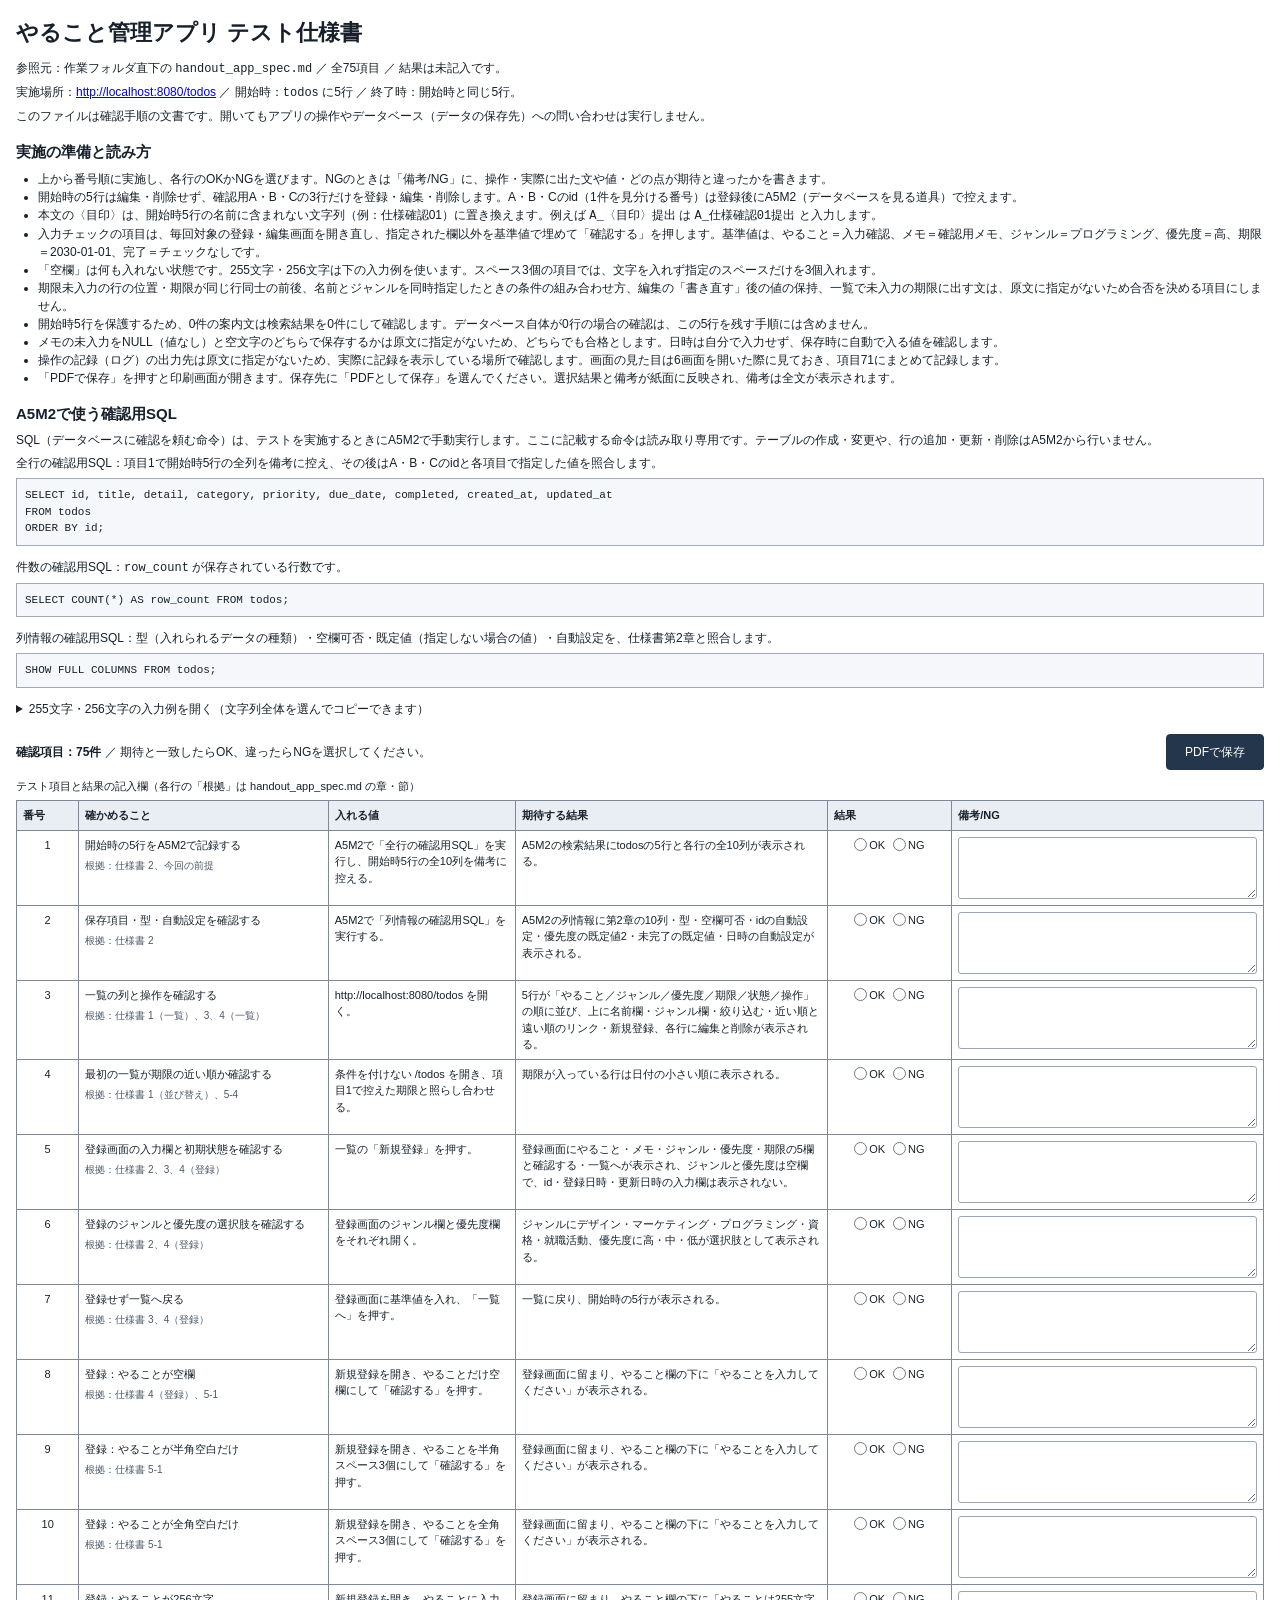
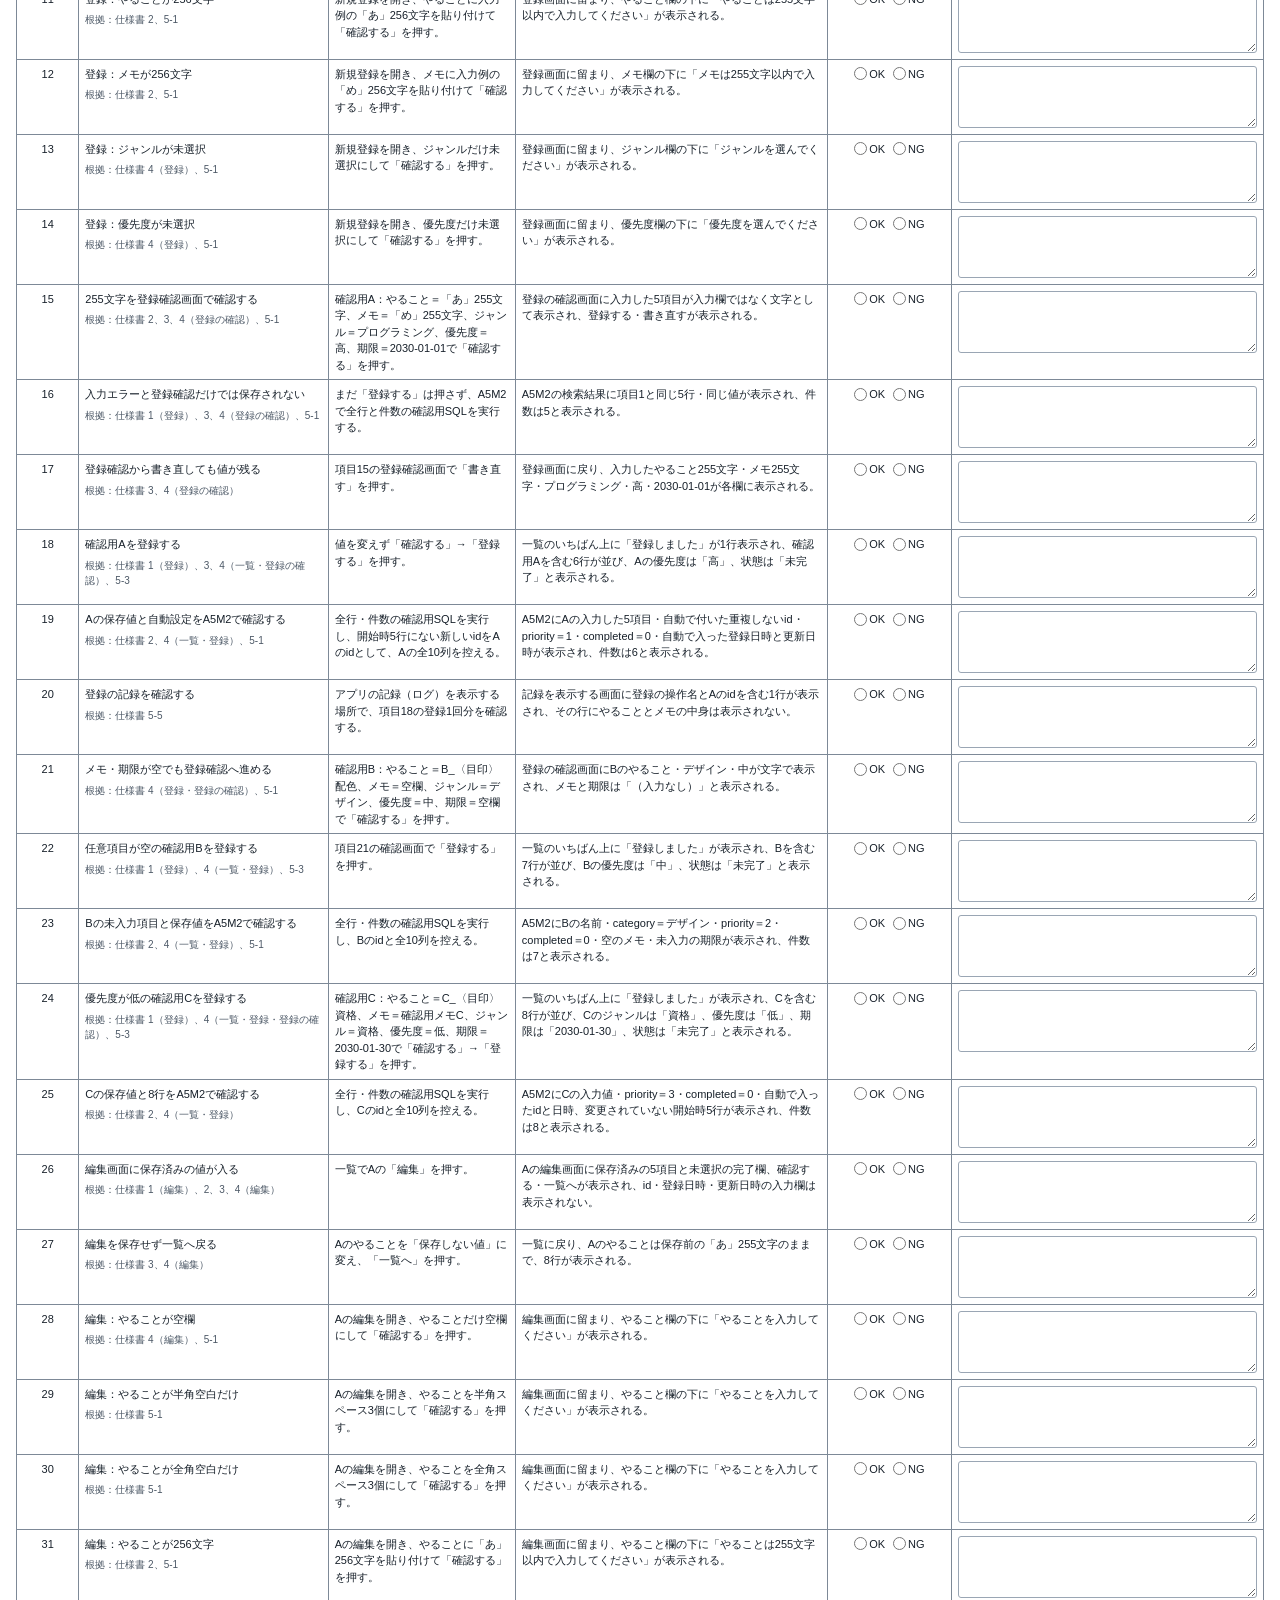
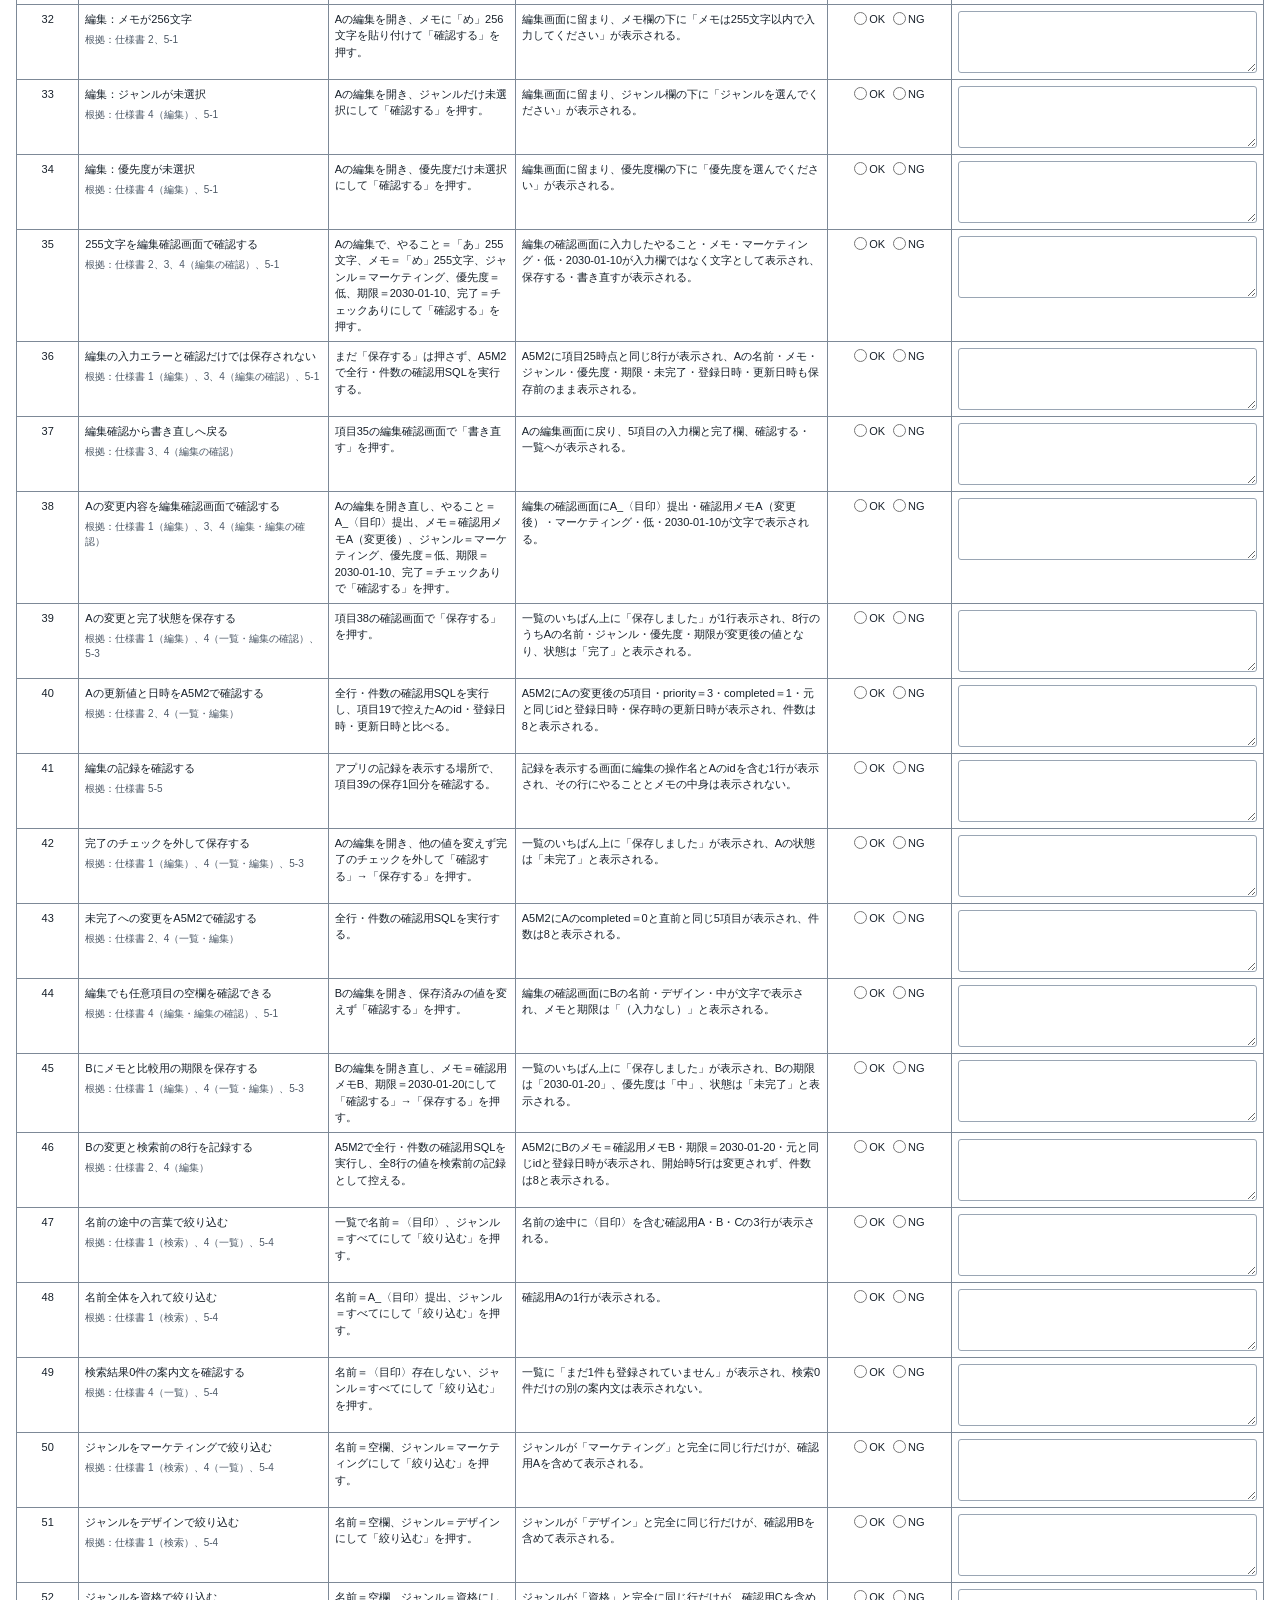
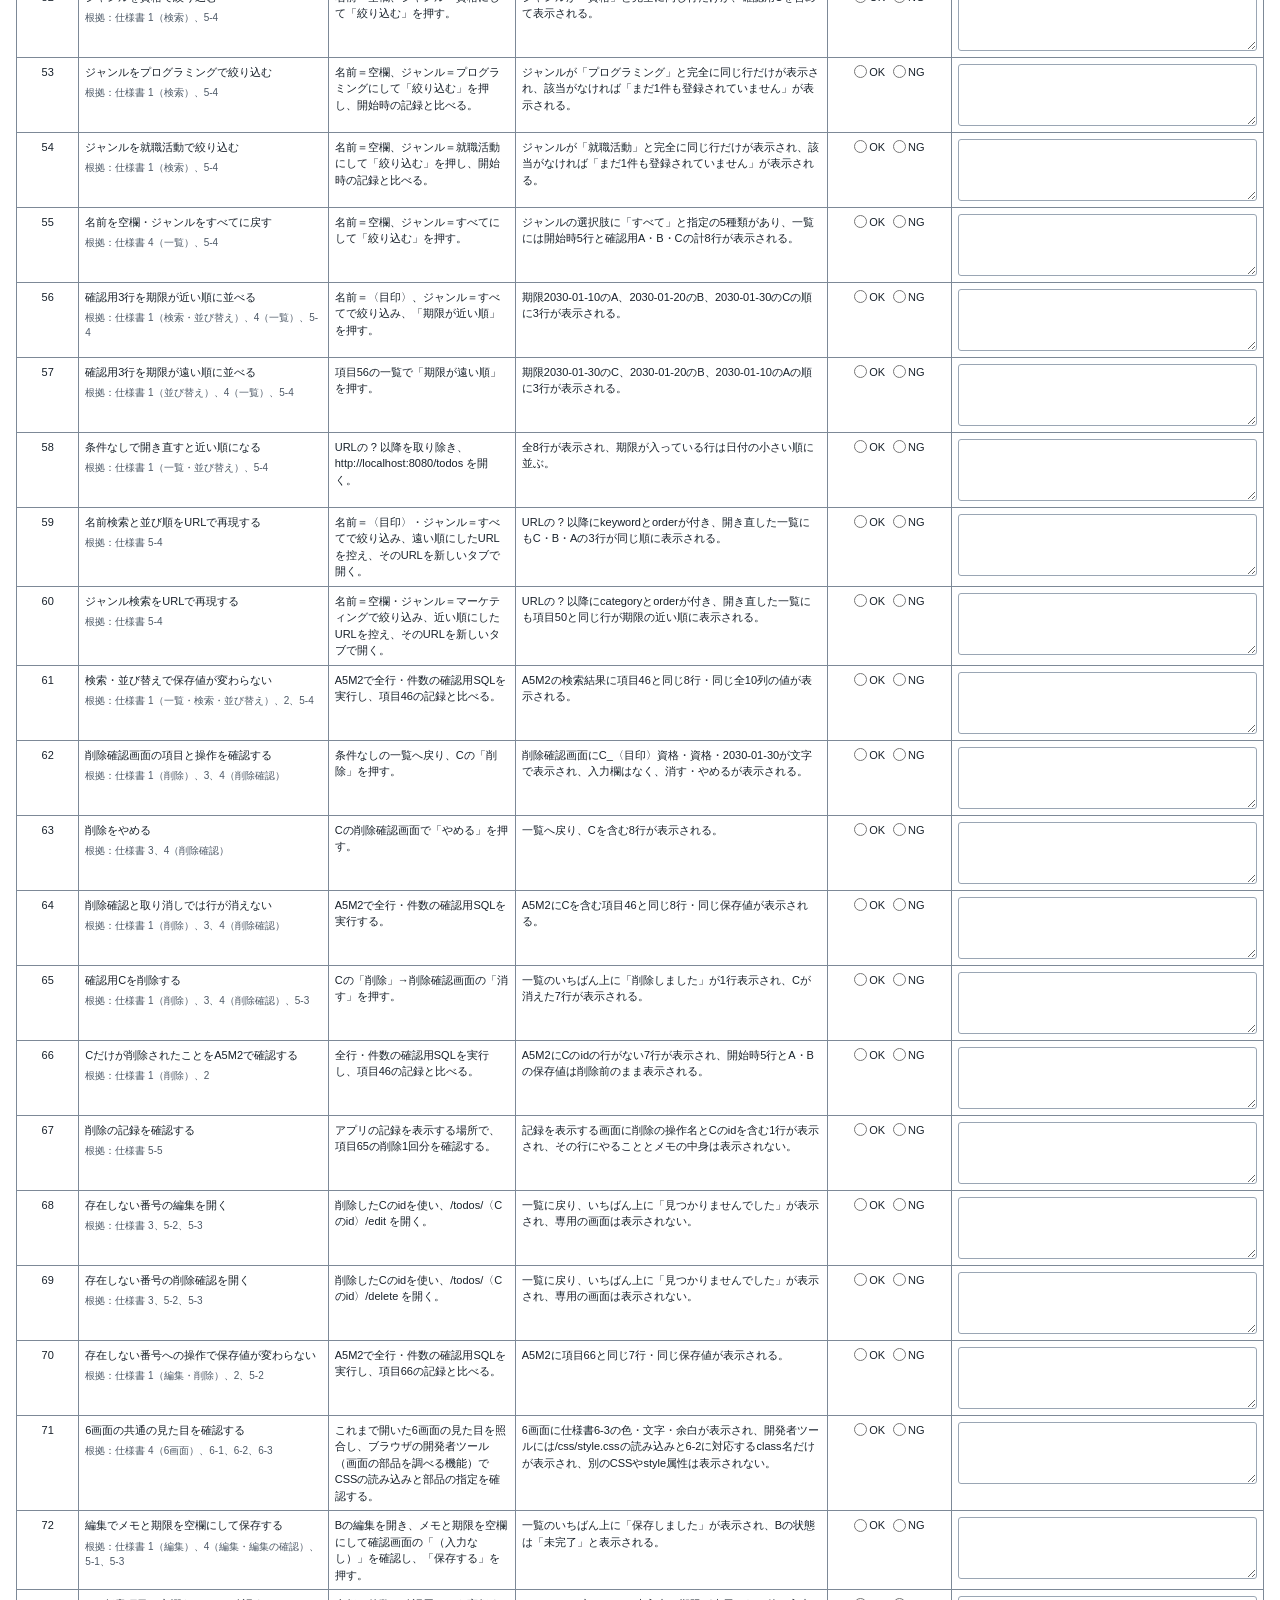
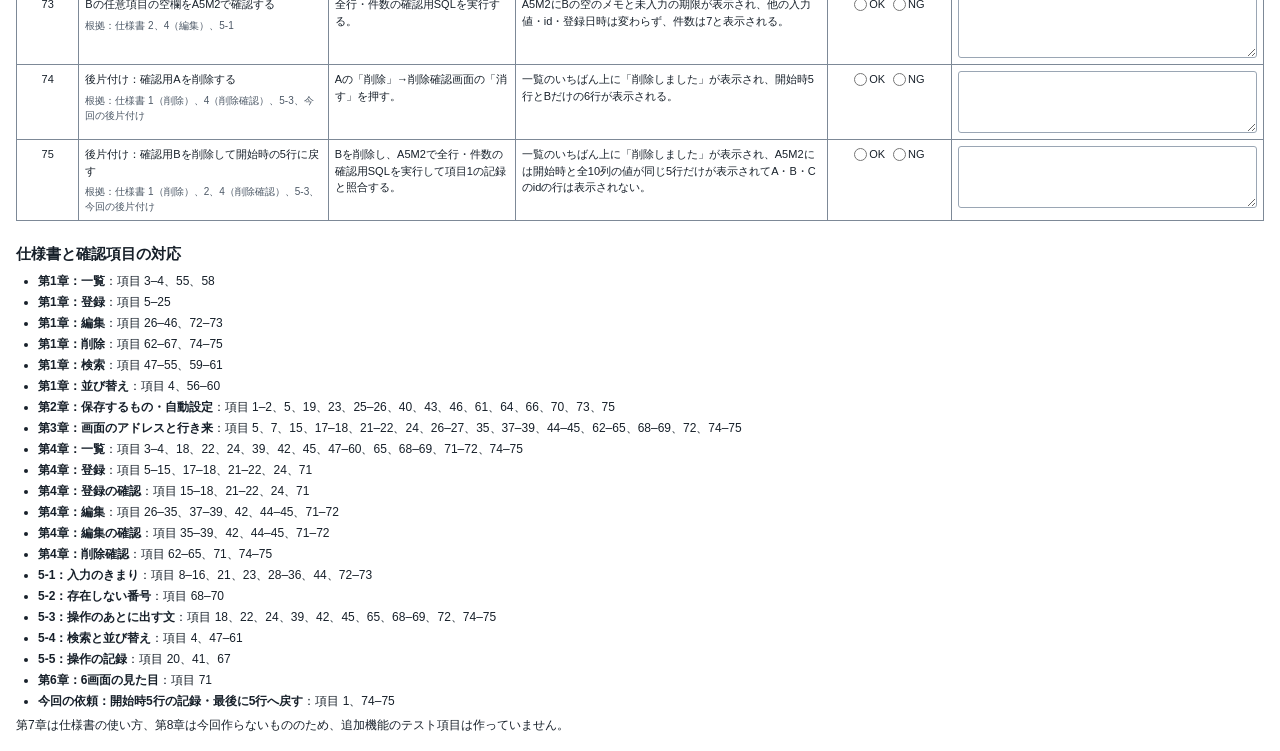
<file: test-spec - コピー.html>
<!DOCTYPE html>
<html lang="ja">

<head>
    <meta charset="UTF-8">
    <meta name="viewport" content="width=device-width, initial-scale=1.0">
    <title>やること管理アプリ テスト仕様書</title>
    <style>
        * {
            box-sizing: border-box;
        }

        html,
        body {
            width: 100%;
            margin: 0;
        }

        body {
            padding: 16px;
            color: #17202a;
            background: #ffffff;
            font-family: "Yu Gothic", "Meiryo", sans-serif;
            font-size: 12px;
            line-height: 1.5;
        }

        h1 {
            margin: 0 0 10px;
            font-size: 22px;
        }

        h2 {
            margin: 16px 0 6px;
            font-size: 15px;
        }

        p {
            margin: 5px 0;
        }

        ul {
            margin: 6px 0;
            padding-left: 22px;
        }

        code {
            font-family: Consolas, "Meiryo", monospace;
            font-size: inherit;
            overflow-wrap: anywhere;
        }

        pre {
            margin: 6px 0 12px;
            padding: 8px;
            border: 1px solid #a0a9b4;
            background: #f5f7fa;
            white-space: pre-wrap;
            overflow-wrap: anywhere;
            font-size: 11px;
        }

        details {
            margin: 10px 0;
        }

        summary {
            cursor: pointer;
        }

        .copy-text {
            display: block;
            margin: 4px 0 10px;
            padding: 6px;
            border: 1px solid #a0a9b4;
            overflow-wrap: anywhere;
            user-select: all;
        }

        .table-toolbar {
            display: flex;
            justify-content: space-between;
            align-items: center;
            gap: 12px;
            margin: 16px 0 8px;
        }

        .table-toolbar p {
            margin: 0;
        }

        #print-button {
            padding: 8px 18px;
            border: 1px solid #24364b;
            border-radius: 4px;
            background: #24364b;
            color: #ffffff;
            font: inherit;
            white-space: nowrap;
            cursor: pointer;
        }

        table {
            width: 100%;
            border-collapse: collapse;
            table-layout: fixed;
            font-size: 11px;
        }

        caption {
            margin-bottom: 6px;
            text-align: left;
        }

        .number-column { width: 5%; }
        .check-column { width: 20%; }
        .input-column { width: 15%; }
        .expected-column { width: 25%; }
        .result-column { width: 10%; }
        .notes-column { width: 25%; }

        th,
        td {
            padding: 6px;
            border: 1px solid #7d8997;
            vertical-align: top;
            text-align: left;
            overflow-wrap: anywhere;
        }

        thead th {
            background: #e9eef4;
        }

        tbody th {
            font-weight: normal;
            text-align: center;
        }

        .source {
            display: block;
            margin-top: 5px;
            color: #4c5866;
            font-size: 10px;
        }

        .screen-result {
            display: flex;
            flex-wrap: nowrap;
            align-items: center;
            justify-content: center;
            gap: 8px;
            white-space: nowrap;
        }

        .screen-result label {
            display: inline-flex;
            align-items: center;
            gap: 2px;
            cursor: pointer;
        }

        input[type="radio"] {
            width: 13px;
            height: 13px;
            margin: 0;
            accent-color: #24364b;
        }

        .notes-input {
            display: block;
            width: 100%;
            min-height: 58px;
            padding: 5px;
            border: 1px solid #9aa6b4;
            border-radius: 3px;
            background: #ffffff;
            color: #17202a;
            font: inherit;
            line-height: 1.5;
            overflow: hidden;
            overflow-wrap: anywhere;
            white-space: pre-wrap;
            resize: vertical;
        }

        .print-result,
        .print-note {
            display: none;
        }

        .coverage {
            padding-top: 6px;
        }

        .coverage li {
            margin-bottom: 3px;
        }

        @page {
            size: A4 landscape;
            margin: 8mm;
        }

        @media print {
            html,
            body {
                width: 100%;
            }

            body {
                padding: 0;
                font-size: 8pt;
                color: #000000;
            }

            h1 {
                font-size: 15pt;
            }

            h2 {
                font-size: 10pt;
            }

            table {
                width: 100%;
                font-size: 7.5pt;
            }

            th,
            td {
                padding: 4px;
            }

            thead {
                display: table-header-group;
            }

            tbody {
                break-inside: auto;
            }

            tr {
                break-inside: avoid;
                page-break-inside: avoid;
            }

            #print-button,
            .copy-fixtures,
            .screen-result,
            .notes-input {
                display: none !important;
            }

            .print-result {
                display: block;
                white-space: nowrap;
                text-align: center;
            }

            .print-note {
                display: block;
                min-height: 3em;
                white-space: pre-wrap;
                overflow-wrap: anywhere;
            }

            .source {
                font-size: 7pt;
                color: #333333;
            }

            .table-toolbar {
                margin-top: 10px;
            }

            .coverage {
                break-before: auto;
            }
        }
    </style>
</head>

<body>
    <main>
        <h1>やること管理アプリ テスト仕様書</h1>
        <p>参照元：作業フォルダ直下の <code>handout_app_spec.md</code> ／ 全75項目 ／ 結果は未記入です。</p>
        <p>実施場所：<a href="http://localhost:8080/todos" target="_blank" rel="noopener">http://localhost:8080/todos</a> ／ 開始時：<code>todos</code> に5行 ／ 終了時：開始時と同じ5行。</p>
        <p>このファイルは確認手順の文書です。開いてもアプリの操作やデータベース（データの保存先）への問い合わせは実行しません。</p>

        <h2>実施の準備と読み方</h2>
        <ul>
            <li>上から番号順に実施し、各行のOKかNGを選びます。NGのときは「備考/NG」に、操作・実際に出た文や値・どの点が期待と違ったかを書きます。</li>
            <li>開始時の5行は編集・削除せず、確認用A・B・Cの3行だけを登録・編集・削除します。A・B・Cのid（1件を見分ける番号）は登録後にA5M2（データベースを見る道具）で控えます。</li>
            <li>本文の〈目印〉は、開始時5行の名前に含まれない文字列（例：仕様確認01）に置き換えます。例えば <code>A_〈目印〉提出</code> は <code>A_仕様確認01提出</code> と入力します。</li>
            <li>入力チェックの項目は、毎回対象の登録・編集画面を開き直し、指定された欄以外を基準値で埋めて「確認する」を押します。基準値は、やること＝入力確認、メモ＝確認用メモ、ジャンル＝プログラミング、優先度＝高、期限＝2030-01-01、完了＝チェックなしです。</li>
            <li>「空欄」は何も入れない状態です。255文字・256文字は下の入力例を使います。スペース3個の項目では、文字を入れず指定のスペースだけを3個入れます。</li>
            <li>期限未入力の行の位置・期限が同じ行同士の前後、名前とジャンルを同時指定したときの条件の組み合わせ方、編集の「書き直す」後の値の保持、一覧で未入力の期限に出す文は、原文に指定がないため合否を決める項目にしません。</li>
            <li>開始時5行を保護するため、0件の案内文は検索結果を0件にして確認します。データベース自体が0行の場合の確認は、この5行を残す手順には含めません。</li>
            <li>メモの未入力をNULL（値なし）と空文字のどちらで保存するかは原文に指定がないため、どちらでも合格とします。日時は自分で入力せず、保存時に自動で入る値を確認します。</li>
            <li>操作の記録（ログ）の出力先は原文に指定がないため、実際に記録を表示している場所で確認します。画面の見た目は6画面を開いた際に見ておき、項目71にまとめて記録します。</li>
            <li>「PDFで保存」を押すと印刷画面が開きます。保存先に「PDFとして保存」を選んでください。選択結果と備考が紙面に反映され、備考は全文が表示されます。</li>
        </ul>

        <h2>A5M2で使う確認用SQL</h2>
        <p>SQL（データベースに確認を頼む命令）は、テストを実施するときにA5M2で手動実行します。ここに記載する命令は読み取り専用です。テーブルの作成・変更や、行の追加・更新・削除はA5M2から行いません。</p>
        <p>全行の確認用SQL：項目1で開始時5行の全列を備考に控え、その後はA・B・Cのidと各項目で指定した値を照合します。</p>
        <pre><code>SELECT id, title, detail, category, priority, due_date, completed, created_at, updated_at
FROM todos
ORDER BY id;</code></pre>
        <p>件数の確認用SQL：<code>row_count</code> が保存されている行数です。</p>
        <pre><code>SELECT COUNT(*) AS row_count FROM todos;</code></pre>
        <p>列情報の確認用SQL：型（入れられるデータの種類）・空欄可否・既定値（指定しない場合の値）・自動設定を、仕様書第2章と照合します。</p>
        <pre><code>SHOW FULL COLUMNS FROM todos;</code></pre>

        <details class="copy-fixtures">
            <summary>255文字・256文字の入力例を開く（文字列全体を選んでコピーできます）</summary>
            <p><strong>やること：255文字</strong><code class="copy-text">あああああああああああああああああああああああああああああああああああああああああああああああああああああああああああああああああああああああああああああああああああああああああああああああああああああああああああああああああああああああああああああああああああああああああああああああああああああああああああああああああああああああああああああああああああああああああああああああああああああああああああああああああああああああああああああああああああああああああああああああああああああああああああああああ</code></p>
            <p><strong>やること：256文字</strong><code class="copy-text">ああああああああああああああああああああああああああああああああああああああああああああああああああああああああああああああああああああああああああああああああああああああああああああああああああああああああああああああああああああああああああああああああああああああああああああああああああああああああああああああああああああああああああああああああああああああああああああああああああああああああああああああああああああああああああああああああああああああああああああああああああああああああああああああああ</code></p>
            <p><strong>メモ：255文字</strong><code class="copy-text">めめめめめめめめめめめめめめめめめめめめめめめめめめめめめめめめめめめめめめめめめめめめめめめめめめめめめめめめめめめめめめめめめめめめめめめめめめめめめめめめめめめめめめめめめめめめめめめめめめめめめめめめめめめめめめめめめめめめめめめめめめめめめめめめめめめめめめめめめめめめめめめめめめめめめめめめめめめめめめめめめめめめめめめめめめめめめめめめめめめめめめめめめめめめめめめめめめめめめめめめめめめめめめめめめめめめめめめめめめめめめめめめめめめめめめめめめめめめめめめめめめめめめめめめめめめめめめめ</code></p>
            <p><strong>メモ：256文字</strong><code class="copy-text">めめめめめめめめめめめめめめめめめめめめめめめめめめめめめめめめめめめめめめめめめめめめめめめめめめめめめめめめめめめめめめめめめめめめめめめめめめめめめめめめめめめめめめめめめめめめめめめめめめめめめめめめめめめめめめめめめめめめめめめめめめめめめめめめめめめめめめめめめめめめめめめめめめめめめめめめめめめめめめめめめめめめめめめめめめめめめめめめめめめめめめめめめめめめめめめめめめめめめめめめめめめめめめめめめめめめめめめめめめめめめめめめめめめめめめめめめめめめめめめめめめめめめめめめめめめめめめめめ</code></p>
        </details>

        <div class="table-toolbar">
            <p><strong>確認項目：75件</strong> ／ 期待と一致したらOK、違ったらNGを選択してください。</p>
            <button id="print-button" type="button">PDFで保存</button>
        </div>

        <table id="test-table">
            <caption>テスト項目と結果の記入欄（各行の「根拠」は handout_app_spec.md の章・節）</caption>
            <colgroup>
                <col class="number-column">
                <col class="check-column">
                <col class="input-column">
                <col class="expected-column">
                <col class="result-column">
                <col class="notes-column">
            </colgroup>
            <thead>
                <tr>
                    <th scope="col">番号</th>
                    <th scope="col">確かめること</th>
                    <th scope="col">入れる値</th>
                    <th scope="col">期待する結果</th>
                    <th scope="col">結果</th>
                    <th scope="col">備考/NG</th>
                </tr>
            </thead>
            <tbody>
                <tr id="case-1">
                    <th scope="row">1</th>
                    <td>開始時の5行をA5M2で記録する<small class="source">根拠：仕様書 2、今回の前提</small></td>
                    <td>A5M2で「全行の確認用SQL」を実行し、開始時5行の全10列を備考に控える。</td>
                    <td>A5M2の検索結果にtodosの5行と各行の全10列が表示される。</td>
                    <td class="result-cell">
                        <div class="screen-result">
                            <label for="result-1-ok"><input type="radio" id="result-1-ok" name="result-1" value="OK"> OK</label>
                            <label for="result-1-ng"><input type="radio" id="result-1-ng" name="result-1" value="NG"> NG</label>
                        </div>
                        <span class="print-result" aria-hidden="true">○ OK　○ NG</span>
                    </td>
                    <td>
                        <textarea class="notes-input" id="notes-1" name="notes-1" rows="3" aria-label="項目1の備考・NGの内容"></textarea>
                        <div class="print-note" aria-hidden="true"></div>
                    </td>
                </tr>
                <tr id="case-2">
                    <th scope="row">2</th>
                    <td>保存項目・型・自動設定を確認する<small class="source">根拠：仕様書 2</small></td>
                    <td>A5M2で「列情報の確認用SQL」を実行する。</td>
                    <td>A5M2の列情報に第2章の10列・型・空欄可否・idの自動設定・優先度の既定値2・未完了の既定値・日時の自動設定が表示される。</td>
                    <td class="result-cell">
                        <div class="screen-result">
                            <label for="result-2-ok"><input type="radio" id="result-2-ok" name="result-2" value="OK"> OK</label>
                            <label for="result-2-ng"><input type="radio" id="result-2-ng" name="result-2" value="NG"> NG</label>
                        </div>
                        <span class="print-result" aria-hidden="true">○ OK　○ NG</span>
                    </td>
                    <td>
                        <textarea class="notes-input" id="notes-2" name="notes-2" rows="3" aria-label="項目2の備考・NGの内容"></textarea>
                        <div class="print-note" aria-hidden="true"></div>
                    </td>
                </tr>
                <tr id="case-3">
                    <th scope="row">3</th>
                    <td>一覧の列と操作を確認する<small class="source">根拠：仕様書 1（一覧）、3、4（一覧）</small></td>
                    <td>http://localhost:8080/todos を開く。</td>
                    <td>5行が「やること／ジャンル／優先度／期限／状態／操作」の順に並び、上に名前欄・ジャンル欄・絞り込む・近い順と遠い順のリンク・新規登録、各行に編集と削除が表示される。</td>
                    <td class="result-cell">
                        <div class="screen-result">
                            <label for="result-3-ok"><input type="radio" id="result-3-ok" name="result-3" value="OK"> OK</label>
                            <label for="result-3-ng"><input type="radio" id="result-3-ng" name="result-3" value="NG"> NG</label>
                        </div>
                        <span class="print-result" aria-hidden="true">○ OK　○ NG</span>
                    </td>
                    <td>
                        <textarea class="notes-input" id="notes-3" name="notes-3" rows="3" aria-label="項目3の備考・NGの内容"></textarea>
                        <div class="print-note" aria-hidden="true"></div>
                    </td>
                </tr>
                <tr id="case-4">
                    <th scope="row">4</th>
                    <td>最初の一覧が期限の近い順か確認する<small class="source">根拠：仕様書 1（並び替え）、5-4</small></td>
                    <td>条件を付けない /todos を開き、項目1で控えた期限と照らし合わせる。</td>
                    <td>期限が入っている行は日付の小さい順に表示される。</td>
                    <td class="result-cell">
                        <div class="screen-result">
                            <label for="result-4-ok"><input type="radio" id="result-4-ok" name="result-4" value="OK"> OK</label>
                            <label for="result-4-ng"><input type="radio" id="result-4-ng" name="result-4" value="NG"> NG</label>
                        </div>
                        <span class="print-result" aria-hidden="true">○ OK　○ NG</span>
                    </td>
                    <td>
                        <textarea class="notes-input" id="notes-4" name="notes-4" rows="3" aria-label="項目4の備考・NGの内容"></textarea>
                        <div class="print-note" aria-hidden="true"></div>
                    </td>
                </tr>
                <tr id="case-5">
                    <th scope="row">5</th>
                    <td>登録画面の入力欄と初期状態を確認する<small class="source">根拠：仕様書 2、3、4（登録）</small></td>
                    <td>一覧の「新規登録」を押す。</td>
                    <td>登録画面にやること・メモ・ジャンル・優先度・期限の5欄と確認する・一覧へが表示され、ジャンルと優先度は空欄で、id・登録日時・更新日時の入力欄は表示されない。</td>
                    <td class="result-cell">
                        <div class="screen-result">
                            <label for="result-5-ok"><input type="radio" id="result-5-ok" name="result-5" value="OK"> OK</label>
                            <label for="result-5-ng"><input type="radio" id="result-5-ng" name="result-5" value="NG"> NG</label>
                        </div>
                        <span class="print-result" aria-hidden="true">○ OK　○ NG</span>
                    </td>
                    <td>
                        <textarea class="notes-input" id="notes-5" name="notes-5" rows="3" aria-label="項目5の備考・NGの内容"></textarea>
                        <div class="print-note" aria-hidden="true"></div>
                    </td>
                </tr>
                <tr id="case-6">
                    <th scope="row">6</th>
                    <td>登録のジャンルと優先度の選択肢を確認する<small class="source">根拠：仕様書 2、4（登録）</small></td>
                    <td>登録画面のジャンル欄と優先度欄をそれぞれ開く。</td>
                    <td>ジャンルにデザイン・マーケティング・プログラミング・資格・就職活動、優先度に高・中・低が選択肢として表示される。</td>
                    <td class="result-cell">
                        <div class="screen-result">
                            <label for="result-6-ok"><input type="radio" id="result-6-ok" name="result-6" value="OK"> OK</label>
                            <label for="result-6-ng"><input type="radio" id="result-6-ng" name="result-6" value="NG"> NG</label>
                        </div>
                        <span class="print-result" aria-hidden="true">○ OK　○ NG</span>
                    </td>
                    <td>
                        <textarea class="notes-input" id="notes-6" name="notes-6" rows="3" aria-label="項目6の備考・NGの内容"></textarea>
                        <div class="print-note" aria-hidden="true"></div>
                    </td>
                </tr>
                <tr id="case-7">
                    <th scope="row">7</th>
                    <td>登録せず一覧へ戻る<small class="source">根拠：仕様書 3、4（登録）</small></td>
                    <td>登録画面に基準値を入れ、「一覧へ」を押す。</td>
                    <td>一覧に戻り、開始時の5行が表示される。</td>
                    <td class="result-cell">
                        <div class="screen-result">
                            <label for="result-7-ok"><input type="radio" id="result-7-ok" name="result-7" value="OK"> OK</label>
                            <label for="result-7-ng"><input type="radio" id="result-7-ng" name="result-7" value="NG"> NG</label>
                        </div>
                        <span class="print-result" aria-hidden="true">○ OK　○ NG</span>
                    </td>
                    <td>
                        <textarea class="notes-input" id="notes-7" name="notes-7" rows="3" aria-label="項目7の備考・NGの内容"></textarea>
                        <div class="print-note" aria-hidden="true"></div>
                    </td>
                </tr>
                <tr id="case-8">
                    <th scope="row">8</th>
                    <td>登録：やることが空欄<small class="source">根拠：仕様書 4（登録）、5-1</small></td>
                    <td>新規登録を開き、やることだけ空欄にして「確認する」を押す。</td>
                    <td>登録画面に留まり、やること欄の下に「やることを入力してください」が表示される。</td>
                    <td class="result-cell">
                        <div class="screen-result">
                            <label for="result-8-ok"><input type="radio" id="result-8-ok" name="result-8" value="OK"> OK</label>
                            <label for="result-8-ng"><input type="radio" id="result-8-ng" name="result-8" value="NG"> NG</label>
                        </div>
                        <span class="print-result" aria-hidden="true">○ OK　○ NG</span>
                    </td>
                    <td>
                        <textarea class="notes-input" id="notes-8" name="notes-8" rows="3" aria-label="項目8の備考・NGの内容"></textarea>
                        <div class="print-note" aria-hidden="true"></div>
                    </td>
                </tr>
                <tr id="case-9">
                    <th scope="row">9</th>
                    <td>登録：やることが半角空白だけ<small class="source">根拠：仕様書 5-1</small></td>
                    <td>新規登録を開き、やることを半角スペース3個にして「確認する」を押す。</td>
                    <td>登録画面に留まり、やること欄の下に「やることを入力してください」が表示される。</td>
                    <td class="result-cell">
                        <div class="screen-result">
                            <label for="result-9-ok"><input type="radio" id="result-9-ok" name="result-9" value="OK"> OK</label>
                            <label for="result-9-ng"><input type="radio" id="result-9-ng" name="result-9" value="NG"> NG</label>
                        </div>
                        <span class="print-result" aria-hidden="true">○ OK　○ NG</span>
                    </td>
                    <td>
                        <textarea class="notes-input" id="notes-9" name="notes-9" rows="3" aria-label="項目9の備考・NGの内容"></textarea>
                        <div class="print-note" aria-hidden="true"></div>
                    </td>
                </tr>
                <tr id="case-10">
                    <th scope="row">10</th>
                    <td>登録：やることが全角空白だけ<small class="source">根拠：仕様書 5-1</small></td>
                    <td>新規登録を開き、やることを全角スペース3個にして「確認する」を押す。</td>
                    <td>登録画面に留まり、やること欄の下に「やることを入力してください」が表示される。</td>
                    <td class="result-cell">
                        <div class="screen-result">
                            <label for="result-10-ok"><input type="radio" id="result-10-ok" name="result-10" value="OK"> OK</label>
                            <label for="result-10-ng"><input type="radio" id="result-10-ng" name="result-10" value="NG"> NG</label>
                        </div>
                        <span class="print-result" aria-hidden="true">○ OK　○ NG</span>
                    </td>
                    <td>
                        <textarea class="notes-input" id="notes-10" name="notes-10" rows="3" aria-label="項目10の備考・NGの内容"></textarea>
                        <div class="print-note" aria-hidden="true"></div>
                    </td>
                </tr>
                <tr id="case-11">
                    <th scope="row">11</th>
                    <td>登録：やることが256文字<small class="source">根拠：仕様書 2、5-1</small></td>
                    <td>新規登録を開き、やることに入力例の「あ」256文字を貼り付けて「確認する」を押す。</td>
                    <td>登録画面に留まり、やること欄の下に「やることは255文字以内で入力してください」が表示される。</td>
                    <td class="result-cell">
                        <div class="screen-result">
                            <label for="result-11-ok"><input type="radio" id="result-11-ok" name="result-11" value="OK"> OK</label>
                            <label for="result-11-ng"><input type="radio" id="result-11-ng" name="result-11" value="NG"> NG</label>
                        </div>
                        <span class="print-result" aria-hidden="true">○ OK　○ NG</span>
                    </td>
                    <td>
                        <textarea class="notes-input" id="notes-11" name="notes-11" rows="3" aria-label="項目11の備考・NGの内容"></textarea>
                        <div class="print-note" aria-hidden="true"></div>
                    </td>
                </tr>
                <tr id="case-12">
                    <th scope="row">12</th>
                    <td>登録：メモが256文字<small class="source">根拠：仕様書 2、5-1</small></td>
                    <td>新規登録を開き、メモに入力例の「め」256文字を貼り付けて「確認する」を押す。</td>
                    <td>登録画面に留まり、メモ欄の下に「メモは255文字以内で入力してください」が表示される。</td>
                    <td class="result-cell">
                        <div class="screen-result">
                            <label for="result-12-ok"><input type="radio" id="result-12-ok" name="result-12" value="OK"> OK</label>
                            <label for="result-12-ng"><input type="radio" id="result-12-ng" name="result-12" value="NG"> NG</label>
                        </div>
                        <span class="print-result" aria-hidden="true">○ OK　○ NG</span>
                    </td>
                    <td>
                        <textarea class="notes-input" id="notes-12" name="notes-12" rows="3" aria-label="項目12の備考・NGの内容"></textarea>
                        <div class="print-note" aria-hidden="true"></div>
                    </td>
                </tr>
                <tr id="case-13">
                    <th scope="row">13</th>
                    <td>登録：ジャンルが未選択<small class="source">根拠：仕様書 4（登録）、5-1</small></td>
                    <td>新規登録を開き、ジャンルだけ未選択にして「確認する」を押す。</td>
                    <td>登録画面に留まり、ジャンル欄の下に「ジャンルを選んでください」が表示される。</td>
                    <td class="result-cell">
                        <div class="screen-result">
                            <label for="result-13-ok"><input type="radio" id="result-13-ok" name="result-13" value="OK"> OK</label>
                            <label for="result-13-ng"><input type="radio" id="result-13-ng" name="result-13" value="NG"> NG</label>
                        </div>
                        <span class="print-result" aria-hidden="true">○ OK　○ NG</span>
                    </td>
                    <td>
                        <textarea class="notes-input" id="notes-13" name="notes-13" rows="3" aria-label="項目13の備考・NGの内容"></textarea>
                        <div class="print-note" aria-hidden="true"></div>
                    </td>
                </tr>
                <tr id="case-14">
                    <th scope="row">14</th>
                    <td>登録：優先度が未選択<small class="source">根拠：仕様書 4（登録）、5-1</small></td>
                    <td>新規登録を開き、優先度だけ未選択にして「確認する」を押す。</td>
                    <td>登録画面に留まり、優先度欄の下に「優先度を選んでください」が表示される。</td>
                    <td class="result-cell">
                        <div class="screen-result">
                            <label for="result-14-ok"><input type="radio" id="result-14-ok" name="result-14" value="OK"> OK</label>
                            <label for="result-14-ng"><input type="radio" id="result-14-ng" name="result-14" value="NG"> NG</label>
                        </div>
                        <span class="print-result" aria-hidden="true">○ OK　○ NG</span>
                    </td>
                    <td>
                        <textarea class="notes-input" id="notes-14" name="notes-14" rows="3" aria-label="項目14の備考・NGの内容"></textarea>
                        <div class="print-note" aria-hidden="true"></div>
                    </td>
                </tr>
                <tr id="case-15">
                    <th scope="row">15</th>
                    <td>255文字を登録確認画面で確認する<small class="source">根拠：仕様書 2、3、4（登録の確認）、5-1</small></td>
                    <td>確認用A：やること＝「あ」255文字、メモ＝「め」255文字、ジャンル＝プログラミング、優先度＝高、期限＝2030-01-01で「確認する」を押す。</td>
                    <td>登録の確認画面に入力した5項目が入力欄ではなく文字として表示され、登録する・書き直すが表示される。</td>
                    <td class="result-cell">
                        <div class="screen-result">
                            <label for="result-15-ok"><input type="radio" id="result-15-ok" name="result-15" value="OK"> OK</label>
                            <label for="result-15-ng"><input type="radio" id="result-15-ng" name="result-15" value="NG"> NG</label>
                        </div>
                        <span class="print-result" aria-hidden="true">○ OK　○ NG</span>
                    </td>
                    <td>
                        <textarea class="notes-input" id="notes-15" name="notes-15" rows="3" aria-label="項目15の備考・NGの内容"></textarea>
                        <div class="print-note" aria-hidden="true"></div>
                    </td>
                </tr>
                <tr id="case-16">
                    <th scope="row">16</th>
                    <td>入力エラーと登録確認だけでは保存されない<small class="source">根拠：仕様書 1（登録）、3、4（登録の確認）、5-1</small></td>
                    <td>まだ「登録する」は押さず、A5M2で全行と件数の確認用SQLを実行する。</td>
                    <td>A5M2の検索結果に項目1と同じ5行・同じ値が表示され、件数は5と表示される。</td>
                    <td class="result-cell">
                        <div class="screen-result">
                            <label for="result-16-ok"><input type="radio" id="result-16-ok" name="result-16" value="OK"> OK</label>
                            <label for="result-16-ng"><input type="radio" id="result-16-ng" name="result-16" value="NG"> NG</label>
                        </div>
                        <span class="print-result" aria-hidden="true">○ OK　○ NG</span>
                    </td>
                    <td>
                        <textarea class="notes-input" id="notes-16" name="notes-16" rows="3" aria-label="項目16の備考・NGの内容"></textarea>
                        <div class="print-note" aria-hidden="true"></div>
                    </td>
                </tr>
                <tr id="case-17">
                    <th scope="row">17</th>
                    <td>登録確認から書き直しても値が残る<small class="source">根拠：仕様書 3、4（登録の確認）</small></td>
                    <td>項目15の登録確認画面で「書き直す」を押す。</td>
                    <td>登録画面に戻り、入力したやること255文字・メモ255文字・プログラミング・高・2030-01-01が各欄に表示される。</td>
                    <td class="result-cell">
                        <div class="screen-result">
                            <label for="result-17-ok"><input type="radio" id="result-17-ok" name="result-17" value="OK"> OK</label>
                            <label for="result-17-ng"><input type="radio" id="result-17-ng" name="result-17" value="NG"> NG</label>
                        </div>
                        <span class="print-result" aria-hidden="true">○ OK　○ NG</span>
                    </td>
                    <td>
                        <textarea class="notes-input" id="notes-17" name="notes-17" rows="3" aria-label="項目17の備考・NGの内容"></textarea>
                        <div class="print-note" aria-hidden="true"></div>
                    </td>
                </tr>
                <tr id="case-18">
                    <th scope="row">18</th>
                    <td>確認用Aを登録する<small class="source">根拠：仕様書 1（登録）、3、4（一覧・登録の確認）、5-3</small></td>
                    <td>値を変えず「確認する」→「登録する」を押す。</td>
                    <td>一覧のいちばん上に「登録しました」が1行表示され、確認用Aを含む6行が並び、Aの優先度は「高」、状態は「未完了」と表示される。</td>
                    <td class="result-cell">
                        <div class="screen-result">
                            <label for="result-18-ok"><input type="radio" id="result-18-ok" name="result-18" value="OK"> OK</label>
                            <label for="result-18-ng"><input type="radio" id="result-18-ng" name="result-18" value="NG"> NG</label>
                        </div>
                        <span class="print-result" aria-hidden="true">○ OK　○ NG</span>
                    </td>
                    <td>
                        <textarea class="notes-input" id="notes-18" name="notes-18" rows="3" aria-label="項目18の備考・NGの内容"></textarea>
                        <div class="print-note" aria-hidden="true"></div>
                    </td>
                </tr>
                <tr id="case-19">
                    <th scope="row">19</th>
                    <td>Aの保存値と自動設定をA5M2で確認する<small class="source">根拠：仕様書 2、4（一覧・登録）、5-1</small></td>
                    <td>全行・件数の確認用SQLを実行し、開始時5行にない新しいidをAのidとして、Aの全10列を控える。</td>
                    <td>A5M2にAの入力した5項目・自動で付いた重複しないid・priority＝1・completed＝0・自動で入った登録日時と更新日時が表示され、件数は6と表示される。</td>
                    <td class="result-cell">
                        <div class="screen-result">
                            <label for="result-19-ok"><input type="radio" id="result-19-ok" name="result-19" value="OK"> OK</label>
                            <label for="result-19-ng"><input type="radio" id="result-19-ng" name="result-19" value="NG"> NG</label>
                        </div>
                        <span class="print-result" aria-hidden="true">○ OK　○ NG</span>
                    </td>
                    <td>
                        <textarea class="notes-input" id="notes-19" name="notes-19" rows="3" aria-label="項目19の備考・NGの内容"></textarea>
                        <div class="print-note" aria-hidden="true"></div>
                    </td>
                </tr>
                <tr id="case-20">
                    <th scope="row">20</th>
                    <td>登録の記録を確認する<small class="source">根拠：仕様書 5-5</small></td>
                    <td>アプリの記録（ログ）を表示する場所で、項目18の登録1回分を確認する。</td>
                    <td>記録を表示する画面に登録の操作名とAのidを含む1行が表示され、その行にやることとメモの中身は表示されない。</td>
                    <td class="result-cell">
                        <div class="screen-result">
                            <label for="result-20-ok"><input type="radio" id="result-20-ok" name="result-20" value="OK"> OK</label>
                            <label for="result-20-ng"><input type="radio" id="result-20-ng" name="result-20" value="NG"> NG</label>
                        </div>
                        <span class="print-result" aria-hidden="true">○ OK　○ NG</span>
                    </td>
                    <td>
                        <textarea class="notes-input" id="notes-20" name="notes-20" rows="3" aria-label="項目20の備考・NGの内容"></textarea>
                        <div class="print-note" aria-hidden="true"></div>
                    </td>
                </tr>
                <tr id="case-21">
                    <th scope="row">21</th>
                    <td>メモ・期限が空でも登録確認へ進める<small class="source">根拠：仕様書 4（登録・登録の確認）、5-1</small></td>
                    <td>確認用B：やること＝B_〈目印〉配色、メモ＝空欄、ジャンル＝デザイン、優先度＝中、期限＝空欄で「確認する」を押す。</td>
                    <td>登録の確認画面にBのやること・デザイン・中が文字で表示され、メモと期限は「（入力なし）」と表示される。</td>
                    <td class="result-cell">
                        <div class="screen-result">
                            <label for="result-21-ok"><input type="radio" id="result-21-ok" name="result-21" value="OK"> OK</label>
                            <label for="result-21-ng"><input type="radio" id="result-21-ng" name="result-21" value="NG"> NG</label>
                        </div>
                        <span class="print-result" aria-hidden="true">○ OK　○ NG</span>
                    </td>
                    <td>
                        <textarea class="notes-input" id="notes-21" name="notes-21" rows="3" aria-label="項目21の備考・NGの内容"></textarea>
                        <div class="print-note" aria-hidden="true"></div>
                    </td>
                </tr>
                <tr id="case-22">
                    <th scope="row">22</th>
                    <td>任意項目が空の確認用Bを登録する<small class="source">根拠：仕様書 1（登録）、4（一覧・登録）、5-3</small></td>
                    <td>項目21の確認画面で「登録する」を押す。</td>
                    <td>一覧のいちばん上に「登録しました」が表示され、Bを含む7行が並び、Bの優先度は「中」、状態は「未完了」と表示される。</td>
                    <td class="result-cell">
                        <div class="screen-result">
                            <label for="result-22-ok"><input type="radio" id="result-22-ok" name="result-22" value="OK"> OK</label>
                            <label for="result-22-ng"><input type="radio" id="result-22-ng" name="result-22" value="NG"> NG</label>
                        </div>
                        <span class="print-result" aria-hidden="true">○ OK　○ NG</span>
                    </td>
                    <td>
                        <textarea class="notes-input" id="notes-22" name="notes-22" rows="3" aria-label="項目22の備考・NGの内容"></textarea>
                        <div class="print-note" aria-hidden="true"></div>
                    </td>
                </tr>
                <tr id="case-23">
                    <th scope="row">23</th>
                    <td>Bの未入力項目と保存値をA5M2で確認する<small class="source">根拠：仕様書 2、4（一覧・登録）、5-1</small></td>
                    <td>全行・件数の確認用SQLを実行し、Bのidと全10列を控える。</td>
                    <td>A5M2にBの名前・category＝デザイン・priority＝2・completed＝0・空のメモ・未入力の期限が表示され、件数は7と表示される。</td>
                    <td class="result-cell">
                        <div class="screen-result">
                            <label for="result-23-ok"><input type="radio" id="result-23-ok" name="result-23" value="OK"> OK</label>
                            <label for="result-23-ng"><input type="radio" id="result-23-ng" name="result-23" value="NG"> NG</label>
                        </div>
                        <span class="print-result" aria-hidden="true">○ OK　○ NG</span>
                    </td>
                    <td>
                        <textarea class="notes-input" id="notes-23" name="notes-23" rows="3" aria-label="項目23の備考・NGの内容"></textarea>
                        <div class="print-note" aria-hidden="true"></div>
                    </td>
                </tr>
                <tr id="case-24">
                    <th scope="row">24</th>
                    <td>優先度が低の確認用Cを登録する<small class="source">根拠：仕様書 1（登録）、4（一覧・登録・登録の確認）、5-3</small></td>
                    <td>確認用C：やること＝C_〈目印〉資格、メモ＝確認用メモC、ジャンル＝資格、優先度＝低、期限＝2030-01-30で「確認する」→「登録する」を押す。</td>
                    <td>一覧のいちばん上に「登録しました」が表示され、Cを含む8行が並び、Cのジャンルは「資格」、優先度は「低」、期限は「2030-01-30」、状態は「未完了」と表示される。</td>
                    <td class="result-cell">
                        <div class="screen-result">
                            <label for="result-24-ok"><input type="radio" id="result-24-ok" name="result-24" value="OK"> OK</label>
                            <label for="result-24-ng"><input type="radio" id="result-24-ng" name="result-24" value="NG"> NG</label>
                        </div>
                        <span class="print-result" aria-hidden="true">○ OK　○ NG</span>
                    </td>
                    <td>
                        <textarea class="notes-input" id="notes-24" name="notes-24" rows="3" aria-label="項目24の備考・NGの内容"></textarea>
                        <div class="print-note" aria-hidden="true"></div>
                    </td>
                </tr>
                <tr id="case-25">
                    <th scope="row">25</th>
                    <td>Cの保存値と8行をA5M2で確認する<small class="source">根拠：仕様書 2、4（一覧・登録）</small></td>
                    <td>全行・件数の確認用SQLを実行し、Cのidと全10列を控える。</td>
                    <td>A5M2にCの入力値・priority＝3・completed＝0・自動で入ったidと日時、変更されていない開始時5行が表示され、件数は8と表示される。</td>
                    <td class="result-cell">
                        <div class="screen-result">
                            <label for="result-25-ok"><input type="radio" id="result-25-ok" name="result-25" value="OK"> OK</label>
                            <label for="result-25-ng"><input type="radio" id="result-25-ng" name="result-25" value="NG"> NG</label>
                        </div>
                        <span class="print-result" aria-hidden="true">○ OK　○ NG</span>
                    </td>
                    <td>
                        <textarea class="notes-input" id="notes-25" name="notes-25" rows="3" aria-label="項目25の備考・NGの内容"></textarea>
                        <div class="print-note" aria-hidden="true"></div>
                    </td>
                </tr>
                <tr id="case-26">
                    <th scope="row">26</th>
                    <td>編集画面に保存済みの値が入る<small class="source">根拠：仕様書 1（編集）、2、3、4（編集）</small></td>
                    <td>一覧でAの「編集」を押す。</td>
                    <td>Aの編集画面に保存済みの5項目と未選択の完了欄、確認する・一覧へが表示され、id・登録日時・更新日時の入力欄は表示されない。</td>
                    <td class="result-cell">
                        <div class="screen-result">
                            <label for="result-26-ok"><input type="radio" id="result-26-ok" name="result-26" value="OK"> OK</label>
                            <label for="result-26-ng"><input type="radio" id="result-26-ng" name="result-26" value="NG"> NG</label>
                        </div>
                        <span class="print-result" aria-hidden="true">○ OK　○ NG</span>
                    </td>
                    <td>
                        <textarea class="notes-input" id="notes-26" name="notes-26" rows="3" aria-label="項目26の備考・NGの内容"></textarea>
                        <div class="print-note" aria-hidden="true"></div>
                    </td>
                </tr>
                <tr id="case-27">
                    <th scope="row">27</th>
                    <td>編集を保存せず一覧へ戻る<small class="source">根拠：仕様書 3、4（編集）</small></td>
                    <td>Aのやることを「保存しない値」に変え、「一覧へ」を押す。</td>
                    <td>一覧に戻り、Aのやることは保存前の「あ」255文字のままで、8行が表示される。</td>
                    <td class="result-cell">
                        <div class="screen-result">
                            <label for="result-27-ok"><input type="radio" id="result-27-ok" name="result-27" value="OK"> OK</label>
                            <label for="result-27-ng"><input type="radio" id="result-27-ng" name="result-27" value="NG"> NG</label>
                        </div>
                        <span class="print-result" aria-hidden="true">○ OK　○ NG</span>
                    </td>
                    <td>
                        <textarea class="notes-input" id="notes-27" name="notes-27" rows="3" aria-label="項目27の備考・NGの内容"></textarea>
                        <div class="print-note" aria-hidden="true"></div>
                    </td>
                </tr>
                <tr id="case-28">
                    <th scope="row">28</th>
                    <td>編集：やることが空欄<small class="source">根拠：仕様書 4（編集）、5-1</small></td>
                    <td>Aの編集を開き、やることだけ空欄にして「確認する」を押す。</td>
                    <td>編集画面に留まり、やること欄の下に「やることを入力してください」が表示される。</td>
                    <td class="result-cell">
                        <div class="screen-result">
                            <label for="result-28-ok"><input type="radio" id="result-28-ok" name="result-28" value="OK"> OK</label>
                            <label for="result-28-ng"><input type="radio" id="result-28-ng" name="result-28" value="NG"> NG</label>
                        </div>
                        <span class="print-result" aria-hidden="true">○ OK　○ NG</span>
                    </td>
                    <td>
                        <textarea class="notes-input" id="notes-28" name="notes-28" rows="3" aria-label="項目28の備考・NGの内容"></textarea>
                        <div class="print-note" aria-hidden="true"></div>
                    </td>
                </tr>
                <tr id="case-29">
                    <th scope="row">29</th>
                    <td>編集：やることが半角空白だけ<small class="source">根拠：仕様書 5-1</small></td>
                    <td>Aの編集を開き、やることを半角スペース3個にして「確認する」を押す。</td>
                    <td>編集画面に留まり、やること欄の下に「やることを入力してください」が表示される。</td>
                    <td class="result-cell">
                        <div class="screen-result">
                            <label for="result-29-ok"><input type="radio" id="result-29-ok" name="result-29" value="OK"> OK</label>
                            <label for="result-29-ng"><input type="radio" id="result-29-ng" name="result-29" value="NG"> NG</label>
                        </div>
                        <span class="print-result" aria-hidden="true">○ OK　○ NG</span>
                    </td>
                    <td>
                        <textarea class="notes-input" id="notes-29" name="notes-29" rows="3" aria-label="項目29の備考・NGの内容"></textarea>
                        <div class="print-note" aria-hidden="true"></div>
                    </td>
                </tr>
                <tr id="case-30">
                    <th scope="row">30</th>
                    <td>編集：やることが全角空白だけ<small class="source">根拠：仕様書 5-1</small></td>
                    <td>Aの編集を開き、やることを全角スペース3個にして「確認する」を押す。</td>
                    <td>編集画面に留まり、やること欄の下に「やることを入力してください」が表示される。</td>
                    <td class="result-cell">
                        <div class="screen-result">
                            <label for="result-30-ok"><input type="radio" id="result-30-ok" name="result-30" value="OK"> OK</label>
                            <label for="result-30-ng"><input type="radio" id="result-30-ng" name="result-30" value="NG"> NG</label>
                        </div>
                        <span class="print-result" aria-hidden="true">○ OK　○ NG</span>
                    </td>
                    <td>
                        <textarea class="notes-input" id="notes-30" name="notes-30" rows="3" aria-label="項目30の備考・NGの内容"></textarea>
                        <div class="print-note" aria-hidden="true"></div>
                    </td>
                </tr>
                <tr id="case-31">
                    <th scope="row">31</th>
                    <td>編集：やることが256文字<small class="source">根拠：仕様書 2、5-1</small></td>
                    <td>Aの編集を開き、やることに「あ」256文字を貼り付けて「確認する」を押す。</td>
                    <td>編集画面に留まり、やること欄の下に「やることは255文字以内で入力してください」が表示される。</td>
                    <td class="result-cell">
                        <div class="screen-result">
                            <label for="result-31-ok"><input type="radio" id="result-31-ok" name="result-31" value="OK"> OK</label>
                            <label for="result-31-ng"><input type="radio" id="result-31-ng" name="result-31" value="NG"> NG</label>
                        </div>
                        <span class="print-result" aria-hidden="true">○ OK　○ NG</span>
                    </td>
                    <td>
                        <textarea class="notes-input" id="notes-31" name="notes-31" rows="3" aria-label="項目31の備考・NGの内容"></textarea>
                        <div class="print-note" aria-hidden="true"></div>
                    </td>
                </tr>
                <tr id="case-32">
                    <th scope="row">32</th>
                    <td>編集：メモが256文字<small class="source">根拠：仕様書 2、5-1</small></td>
                    <td>Aの編集を開き、メモに「め」256文字を貼り付けて「確認する」を押す。</td>
                    <td>編集画面に留まり、メモ欄の下に「メモは255文字以内で入力してください」が表示される。</td>
                    <td class="result-cell">
                        <div class="screen-result">
                            <label for="result-32-ok"><input type="radio" id="result-32-ok" name="result-32" value="OK"> OK</label>
                            <label for="result-32-ng"><input type="radio" id="result-32-ng" name="result-32" value="NG"> NG</label>
                        </div>
                        <span class="print-result" aria-hidden="true">○ OK　○ NG</span>
                    </td>
                    <td>
                        <textarea class="notes-input" id="notes-32" name="notes-32" rows="3" aria-label="項目32の備考・NGの内容"></textarea>
                        <div class="print-note" aria-hidden="true"></div>
                    </td>
                </tr>
                <tr id="case-33">
                    <th scope="row">33</th>
                    <td>編集：ジャンルが未選択<small class="source">根拠：仕様書 4（編集）、5-1</small></td>
                    <td>Aの編集を開き、ジャンルだけ未選択にして「確認する」を押す。</td>
                    <td>編集画面に留まり、ジャンル欄の下に「ジャンルを選んでください」が表示される。</td>
                    <td class="result-cell">
                        <div class="screen-result">
                            <label for="result-33-ok"><input type="radio" id="result-33-ok" name="result-33" value="OK"> OK</label>
                            <label for="result-33-ng"><input type="radio" id="result-33-ng" name="result-33" value="NG"> NG</label>
                        </div>
                        <span class="print-result" aria-hidden="true">○ OK　○ NG</span>
                    </td>
                    <td>
                        <textarea class="notes-input" id="notes-33" name="notes-33" rows="3" aria-label="項目33の備考・NGの内容"></textarea>
                        <div class="print-note" aria-hidden="true"></div>
                    </td>
                </tr>
                <tr id="case-34">
                    <th scope="row">34</th>
                    <td>編集：優先度が未選択<small class="source">根拠：仕様書 4（編集）、5-1</small></td>
                    <td>Aの編集を開き、優先度だけ未選択にして「確認する」を押す。</td>
                    <td>編集画面に留まり、優先度欄の下に「優先度を選んでください」が表示される。</td>
                    <td class="result-cell">
                        <div class="screen-result">
                            <label for="result-34-ok"><input type="radio" id="result-34-ok" name="result-34" value="OK"> OK</label>
                            <label for="result-34-ng"><input type="radio" id="result-34-ng" name="result-34" value="NG"> NG</label>
                        </div>
                        <span class="print-result" aria-hidden="true">○ OK　○ NG</span>
                    </td>
                    <td>
                        <textarea class="notes-input" id="notes-34" name="notes-34" rows="3" aria-label="項目34の備考・NGの内容"></textarea>
                        <div class="print-note" aria-hidden="true"></div>
                    </td>
                </tr>
                <tr id="case-35">
                    <th scope="row">35</th>
                    <td>255文字を編集確認画面で確認する<small class="source">根拠：仕様書 2、3、4（編集の確認）、5-1</small></td>
                    <td>Aの編集で、やること＝「あ」255文字、メモ＝「め」255文字、ジャンル＝マーケティング、優先度＝低、期限＝2030-01-10、完了＝チェックありにして「確認する」を押す。</td>
                    <td>編集の確認画面に入力したやること・メモ・マーケティング・低・2030-01-10が入力欄ではなく文字として表示され、保存する・書き直すが表示される。</td>
                    <td class="result-cell">
                        <div class="screen-result">
                            <label for="result-35-ok"><input type="radio" id="result-35-ok" name="result-35" value="OK"> OK</label>
                            <label for="result-35-ng"><input type="radio" id="result-35-ng" name="result-35" value="NG"> NG</label>
                        </div>
                        <span class="print-result" aria-hidden="true">○ OK　○ NG</span>
                    </td>
                    <td>
                        <textarea class="notes-input" id="notes-35" name="notes-35" rows="3" aria-label="項目35の備考・NGの内容"></textarea>
                        <div class="print-note" aria-hidden="true"></div>
                    </td>
                </tr>
                <tr id="case-36">
                    <th scope="row">36</th>
                    <td>編集の入力エラーと確認だけでは保存されない<small class="source">根拠：仕様書 1（編集）、3、4（編集の確認）、5-1</small></td>
                    <td>まだ「保存する」は押さず、A5M2で全行・件数の確認用SQLを実行する。</td>
                    <td>A5M2に項目25時点と同じ8行が表示され、Aの名前・メモ・ジャンル・優先度・期限・未完了・登録日時・更新日時も保存前のまま表示される。</td>
                    <td class="result-cell">
                        <div class="screen-result">
                            <label for="result-36-ok"><input type="radio" id="result-36-ok" name="result-36" value="OK"> OK</label>
                            <label for="result-36-ng"><input type="radio" id="result-36-ng" name="result-36" value="NG"> NG</label>
                        </div>
                        <span class="print-result" aria-hidden="true">○ OK　○ NG</span>
                    </td>
                    <td>
                        <textarea class="notes-input" id="notes-36" name="notes-36" rows="3" aria-label="項目36の備考・NGの内容"></textarea>
                        <div class="print-note" aria-hidden="true"></div>
                    </td>
                </tr>
                <tr id="case-37">
                    <th scope="row">37</th>
                    <td>編集確認から書き直しへ戻る<small class="source">根拠：仕様書 3、4（編集の確認）</small></td>
                    <td>項目35の編集確認画面で「書き直す」を押す。</td>
                    <td>Aの編集画面に戻り、5項目の入力欄と完了欄、確認する・一覧へが表示される。</td>
                    <td class="result-cell">
                        <div class="screen-result">
                            <label for="result-37-ok"><input type="radio" id="result-37-ok" name="result-37" value="OK"> OK</label>
                            <label for="result-37-ng"><input type="radio" id="result-37-ng" name="result-37" value="NG"> NG</label>
                        </div>
                        <span class="print-result" aria-hidden="true">○ OK　○ NG</span>
                    </td>
                    <td>
                        <textarea class="notes-input" id="notes-37" name="notes-37" rows="3" aria-label="項目37の備考・NGの内容"></textarea>
                        <div class="print-note" aria-hidden="true"></div>
                    </td>
                </tr>
                <tr id="case-38">
                    <th scope="row">38</th>
                    <td>Aの変更内容を編集確認画面で確認する<small class="source">根拠：仕様書 1（編集）、3、4（編集・編集の確認）</small></td>
                    <td>Aの編集を開き直し、やること＝A_〈目印〉提出、メモ＝確認用メモA（変更後）、ジャンル＝マーケティング、優先度＝低、期限＝2030-01-10、完了＝チェックありで「確認する」を押す。</td>
                    <td>編集の確認画面にA_〈目印〉提出・確認用メモA（変更後）・マーケティング・低・2030-01-10が文字で表示される。</td>
                    <td class="result-cell">
                        <div class="screen-result">
                            <label for="result-38-ok"><input type="radio" id="result-38-ok" name="result-38" value="OK"> OK</label>
                            <label for="result-38-ng"><input type="radio" id="result-38-ng" name="result-38" value="NG"> NG</label>
                        </div>
                        <span class="print-result" aria-hidden="true">○ OK　○ NG</span>
                    </td>
                    <td>
                        <textarea class="notes-input" id="notes-38" name="notes-38" rows="3" aria-label="項目38の備考・NGの内容"></textarea>
                        <div class="print-note" aria-hidden="true"></div>
                    </td>
                </tr>
                <tr id="case-39">
                    <th scope="row">39</th>
                    <td>Aの変更と完了状態を保存する<small class="source">根拠：仕様書 1（編集）、4（一覧・編集の確認）、5-3</small></td>
                    <td>項目38の確認画面で「保存する」を押す。</td>
                    <td>一覧のいちばん上に「保存しました」が1行表示され、8行のうちAの名前・ジャンル・優先度・期限が変更後の値となり、状態は「完了」と表示される。</td>
                    <td class="result-cell">
                        <div class="screen-result">
                            <label for="result-39-ok"><input type="radio" id="result-39-ok" name="result-39" value="OK"> OK</label>
                            <label for="result-39-ng"><input type="radio" id="result-39-ng" name="result-39" value="NG"> NG</label>
                        </div>
                        <span class="print-result" aria-hidden="true">○ OK　○ NG</span>
                    </td>
                    <td>
                        <textarea class="notes-input" id="notes-39" name="notes-39" rows="3" aria-label="項目39の備考・NGの内容"></textarea>
                        <div class="print-note" aria-hidden="true"></div>
                    </td>
                </tr>
                <tr id="case-40">
                    <th scope="row">40</th>
                    <td>Aの更新値と日時をA5M2で確認する<small class="source">根拠：仕様書 2、4（一覧・編集）</small></td>
                    <td>全行・件数の確認用SQLを実行し、項目19で控えたAのid・登録日時・更新日時と比べる。</td>
                    <td>A5M2にAの変更後の5項目・priority＝3・completed＝1・元と同じidと登録日時・保存時の更新日時が表示され、件数は8と表示される。</td>
                    <td class="result-cell">
                        <div class="screen-result">
                            <label for="result-40-ok"><input type="radio" id="result-40-ok" name="result-40" value="OK"> OK</label>
                            <label for="result-40-ng"><input type="radio" id="result-40-ng" name="result-40" value="NG"> NG</label>
                        </div>
                        <span class="print-result" aria-hidden="true">○ OK　○ NG</span>
                    </td>
                    <td>
                        <textarea class="notes-input" id="notes-40" name="notes-40" rows="3" aria-label="項目40の備考・NGの内容"></textarea>
                        <div class="print-note" aria-hidden="true"></div>
                    </td>
                </tr>
                <tr id="case-41">
                    <th scope="row">41</th>
                    <td>編集の記録を確認する<small class="source">根拠：仕様書 5-5</small></td>
                    <td>アプリの記録を表示する場所で、項目39の保存1回分を確認する。</td>
                    <td>記録を表示する画面に編集の操作名とAのidを含む1行が表示され、その行にやることとメモの中身は表示されない。</td>
                    <td class="result-cell">
                        <div class="screen-result">
                            <label for="result-41-ok"><input type="radio" id="result-41-ok" name="result-41" value="OK"> OK</label>
                            <label for="result-41-ng"><input type="radio" id="result-41-ng" name="result-41" value="NG"> NG</label>
                        </div>
                        <span class="print-result" aria-hidden="true">○ OK　○ NG</span>
                    </td>
                    <td>
                        <textarea class="notes-input" id="notes-41" name="notes-41" rows="3" aria-label="項目41の備考・NGの内容"></textarea>
                        <div class="print-note" aria-hidden="true"></div>
                    </td>
                </tr>
                <tr id="case-42">
                    <th scope="row">42</th>
                    <td>完了のチェックを外して保存する<small class="source">根拠：仕様書 1（編集）、4（一覧・編集）、5-3</small></td>
                    <td>Aの編集を開き、他の値を変えず完了のチェックを外して「確認する」→「保存する」を押す。</td>
                    <td>一覧のいちばん上に「保存しました」が表示され、Aの状態は「未完了」と表示される。</td>
                    <td class="result-cell">
                        <div class="screen-result">
                            <label for="result-42-ok"><input type="radio" id="result-42-ok" name="result-42" value="OK"> OK</label>
                            <label for="result-42-ng"><input type="radio" id="result-42-ng" name="result-42" value="NG"> NG</label>
                        </div>
                        <span class="print-result" aria-hidden="true">○ OK　○ NG</span>
                    </td>
                    <td>
                        <textarea class="notes-input" id="notes-42" name="notes-42" rows="3" aria-label="項目42の備考・NGの内容"></textarea>
                        <div class="print-note" aria-hidden="true"></div>
                    </td>
                </tr>
                <tr id="case-43">
                    <th scope="row">43</th>
                    <td>未完了への変更をA5M2で確認する<small class="source">根拠：仕様書 2、4（一覧・編集）</small></td>
                    <td>全行・件数の確認用SQLを実行する。</td>
                    <td>A5M2にAのcompleted＝0と直前と同じ5項目が表示され、件数は8と表示される。</td>
                    <td class="result-cell">
                        <div class="screen-result">
                            <label for="result-43-ok"><input type="radio" id="result-43-ok" name="result-43" value="OK"> OK</label>
                            <label for="result-43-ng"><input type="radio" id="result-43-ng" name="result-43" value="NG"> NG</label>
                        </div>
                        <span class="print-result" aria-hidden="true">○ OK　○ NG</span>
                    </td>
                    <td>
                        <textarea class="notes-input" id="notes-43" name="notes-43" rows="3" aria-label="項目43の備考・NGの内容"></textarea>
                        <div class="print-note" aria-hidden="true"></div>
                    </td>
                </tr>
                <tr id="case-44">
                    <th scope="row">44</th>
                    <td>編集でも任意項目の空欄を確認できる<small class="source">根拠：仕様書 4（編集・編集の確認）、5-1</small></td>
                    <td>Bの編集を開き、保存済みの値を変えず「確認する」を押す。</td>
                    <td>編集の確認画面にBの名前・デザイン・中が文字で表示され、メモと期限は「（入力なし）」と表示される。</td>
                    <td class="result-cell">
                        <div class="screen-result">
                            <label for="result-44-ok"><input type="radio" id="result-44-ok" name="result-44" value="OK"> OK</label>
                            <label for="result-44-ng"><input type="radio" id="result-44-ng" name="result-44" value="NG"> NG</label>
                        </div>
                        <span class="print-result" aria-hidden="true">○ OK　○ NG</span>
                    </td>
                    <td>
                        <textarea class="notes-input" id="notes-44" name="notes-44" rows="3" aria-label="項目44の備考・NGの内容"></textarea>
                        <div class="print-note" aria-hidden="true"></div>
                    </td>
                </tr>
                <tr id="case-45">
                    <th scope="row">45</th>
                    <td>Bにメモと比較用の期限を保存する<small class="source">根拠：仕様書 1（編集）、4（一覧・編集）、5-3</small></td>
                    <td>Bの編集を開き直し、メモ＝確認用メモB、期限＝2030-01-20にして「確認する」→「保存する」を押す。</td>
                    <td>一覧のいちばん上に「保存しました」が表示され、Bの期限は「2030-01-20」、優先度は「中」、状態は「未完了」と表示される。</td>
                    <td class="result-cell">
                        <div class="screen-result">
                            <label for="result-45-ok"><input type="radio" id="result-45-ok" name="result-45" value="OK"> OK</label>
                            <label for="result-45-ng"><input type="radio" id="result-45-ng" name="result-45" value="NG"> NG</label>
                        </div>
                        <span class="print-result" aria-hidden="true">○ OK　○ NG</span>
                    </td>
                    <td>
                        <textarea class="notes-input" id="notes-45" name="notes-45" rows="3" aria-label="項目45の備考・NGの内容"></textarea>
                        <div class="print-note" aria-hidden="true"></div>
                    </td>
                </tr>
                <tr id="case-46">
                    <th scope="row">46</th>
                    <td>Bの変更と検索前の8行を記録する<small class="source">根拠：仕様書 2、4（編集）</small></td>
                    <td>A5M2で全行・件数の確認用SQLを実行し、全8行の値を検索前の記録として控える。</td>
                    <td>A5M2にBのメモ＝確認用メモB・期限＝2030-01-20・元と同じidと登録日時が表示され、開始時5行は変更されず、件数は8と表示される。</td>
                    <td class="result-cell">
                        <div class="screen-result">
                            <label for="result-46-ok"><input type="radio" id="result-46-ok" name="result-46" value="OK"> OK</label>
                            <label for="result-46-ng"><input type="radio" id="result-46-ng" name="result-46" value="NG"> NG</label>
                        </div>
                        <span class="print-result" aria-hidden="true">○ OK　○ NG</span>
                    </td>
                    <td>
                        <textarea class="notes-input" id="notes-46" name="notes-46" rows="3" aria-label="項目46の備考・NGの内容"></textarea>
                        <div class="print-note" aria-hidden="true"></div>
                    </td>
                </tr>
                <tr id="case-47">
                    <th scope="row">47</th>
                    <td>名前の途中の言葉で絞り込む<small class="source">根拠：仕様書 1（検索）、4（一覧）、5-4</small></td>
                    <td>一覧で名前＝〈目印〉、ジャンル＝すべてにして「絞り込む」を押す。</td>
                    <td>名前の途中に〈目印〉を含む確認用A・B・Cの3行が表示される。</td>
                    <td class="result-cell">
                        <div class="screen-result">
                            <label for="result-47-ok"><input type="radio" id="result-47-ok" name="result-47" value="OK"> OK</label>
                            <label for="result-47-ng"><input type="radio" id="result-47-ng" name="result-47" value="NG"> NG</label>
                        </div>
                        <span class="print-result" aria-hidden="true">○ OK　○ NG</span>
                    </td>
                    <td>
                        <textarea class="notes-input" id="notes-47" name="notes-47" rows="3" aria-label="項目47の備考・NGの内容"></textarea>
                        <div class="print-note" aria-hidden="true"></div>
                    </td>
                </tr>
                <tr id="case-48">
                    <th scope="row">48</th>
                    <td>名前全体を入れて絞り込む<small class="source">根拠：仕様書 1（検索）、5-4</small></td>
                    <td>名前＝A_〈目印〉提出、ジャンル＝すべてにして「絞り込む」を押す。</td>
                    <td>確認用Aの1行が表示される。</td>
                    <td class="result-cell">
                        <div class="screen-result">
                            <label for="result-48-ok"><input type="radio" id="result-48-ok" name="result-48" value="OK"> OK</label>
                            <label for="result-48-ng"><input type="radio" id="result-48-ng" name="result-48" value="NG"> NG</label>
                        </div>
                        <span class="print-result" aria-hidden="true">○ OK　○ NG</span>
                    </td>
                    <td>
                        <textarea class="notes-input" id="notes-48" name="notes-48" rows="3" aria-label="項目48の備考・NGの内容"></textarea>
                        <div class="print-note" aria-hidden="true"></div>
                    </td>
                </tr>
                <tr id="case-49">
                    <th scope="row">49</th>
                    <td>検索結果0件の案内文を確認する<small class="source">根拠：仕様書 4（一覧）、5-4</small></td>
                    <td>名前＝〈目印〉存在しない、ジャンル＝すべてにして「絞り込む」を押す。</td>
                    <td>一覧に「まだ1件も登録されていません」が表示され、検索0件だけの別の案内文は表示されない。</td>
                    <td class="result-cell">
                        <div class="screen-result">
                            <label for="result-49-ok"><input type="radio" id="result-49-ok" name="result-49" value="OK"> OK</label>
                            <label for="result-49-ng"><input type="radio" id="result-49-ng" name="result-49" value="NG"> NG</label>
                        </div>
                        <span class="print-result" aria-hidden="true">○ OK　○ NG</span>
                    </td>
                    <td>
                        <textarea class="notes-input" id="notes-49" name="notes-49" rows="3" aria-label="項目49の備考・NGの内容"></textarea>
                        <div class="print-note" aria-hidden="true"></div>
                    </td>
                </tr>
                <tr id="case-50">
                    <th scope="row">50</th>
                    <td>ジャンルをマーケティングで絞り込む<small class="source">根拠：仕様書 1（検索）、4（一覧）、5-4</small></td>
                    <td>名前＝空欄、ジャンル＝マーケティングにして「絞り込む」を押す。</td>
                    <td>ジャンルが「マーケティング」と完全に同じ行だけが、確認用Aを含めて表示される。</td>
                    <td class="result-cell">
                        <div class="screen-result">
                            <label for="result-50-ok"><input type="radio" id="result-50-ok" name="result-50" value="OK"> OK</label>
                            <label for="result-50-ng"><input type="radio" id="result-50-ng" name="result-50" value="NG"> NG</label>
                        </div>
                        <span class="print-result" aria-hidden="true">○ OK　○ NG</span>
                    </td>
                    <td>
                        <textarea class="notes-input" id="notes-50" name="notes-50" rows="3" aria-label="項目50の備考・NGの内容"></textarea>
                        <div class="print-note" aria-hidden="true"></div>
                    </td>
                </tr>
                <tr id="case-51">
                    <th scope="row">51</th>
                    <td>ジャンルをデザインで絞り込む<small class="source">根拠：仕様書 1（検索）、5-4</small></td>
                    <td>名前＝空欄、ジャンル＝デザインにして「絞り込む」を押す。</td>
                    <td>ジャンルが「デザイン」と完全に同じ行だけが、確認用Bを含めて表示される。</td>
                    <td class="result-cell">
                        <div class="screen-result">
                            <label for="result-51-ok"><input type="radio" id="result-51-ok" name="result-51" value="OK"> OK</label>
                            <label for="result-51-ng"><input type="radio" id="result-51-ng" name="result-51" value="NG"> NG</label>
                        </div>
                        <span class="print-result" aria-hidden="true">○ OK　○ NG</span>
                    </td>
                    <td>
                        <textarea class="notes-input" id="notes-51" name="notes-51" rows="3" aria-label="項目51の備考・NGの内容"></textarea>
                        <div class="print-note" aria-hidden="true"></div>
                    </td>
                </tr>
                <tr id="case-52">
                    <th scope="row">52</th>
                    <td>ジャンルを資格で絞り込む<small class="source">根拠：仕様書 1（検索）、5-4</small></td>
                    <td>名前＝空欄、ジャンル＝資格にして「絞り込む」を押す。</td>
                    <td>ジャンルが「資格」と完全に同じ行だけが、確認用Cを含めて表示される。</td>
                    <td class="result-cell">
                        <div class="screen-result">
                            <label for="result-52-ok"><input type="radio" id="result-52-ok" name="result-52" value="OK"> OK</label>
                            <label for="result-52-ng"><input type="radio" id="result-52-ng" name="result-52" value="NG"> NG</label>
                        </div>
                        <span class="print-result" aria-hidden="true">○ OK　○ NG</span>
                    </td>
                    <td>
                        <textarea class="notes-input" id="notes-52" name="notes-52" rows="3" aria-label="項目52の備考・NGの内容"></textarea>
                        <div class="print-note" aria-hidden="true"></div>
                    </td>
                </tr>
                <tr id="case-53">
                    <th scope="row">53</th>
                    <td>ジャンルをプログラミングで絞り込む<small class="source">根拠：仕様書 1（検索）、5-4</small></td>
                    <td>名前＝空欄、ジャンル＝プログラミングにして「絞り込む」を押し、開始時の記録と比べる。</td>
                    <td>ジャンルが「プログラミング」と完全に同じ行だけが表示され、該当がなければ「まだ1件も登録されていません」が表示される。</td>
                    <td class="result-cell">
                        <div class="screen-result">
                            <label for="result-53-ok"><input type="radio" id="result-53-ok" name="result-53" value="OK"> OK</label>
                            <label for="result-53-ng"><input type="radio" id="result-53-ng" name="result-53" value="NG"> NG</label>
                        </div>
                        <span class="print-result" aria-hidden="true">○ OK　○ NG</span>
                    </td>
                    <td>
                        <textarea class="notes-input" id="notes-53" name="notes-53" rows="3" aria-label="項目53の備考・NGの内容"></textarea>
                        <div class="print-note" aria-hidden="true"></div>
                    </td>
                </tr>
                <tr id="case-54">
                    <th scope="row">54</th>
                    <td>ジャンルを就職活動で絞り込む<small class="source">根拠：仕様書 1（検索）、5-4</small></td>
                    <td>名前＝空欄、ジャンル＝就職活動にして「絞り込む」を押し、開始時の記録と比べる。</td>
                    <td>ジャンルが「就職活動」と完全に同じ行だけが表示され、該当がなければ「まだ1件も登録されていません」が表示される。</td>
                    <td class="result-cell">
                        <div class="screen-result">
                            <label for="result-54-ok"><input type="radio" id="result-54-ok" name="result-54" value="OK"> OK</label>
                            <label for="result-54-ng"><input type="radio" id="result-54-ng" name="result-54" value="NG"> NG</label>
                        </div>
                        <span class="print-result" aria-hidden="true">○ OK　○ NG</span>
                    </td>
                    <td>
                        <textarea class="notes-input" id="notes-54" name="notes-54" rows="3" aria-label="項目54の備考・NGの内容"></textarea>
                        <div class="print-note" aria-hidden="true"></div>
                    </td>
                </tr>
                <tr id="case-55">
                    <th scope="row">55</th>
                    <td>名前を空欄・ジャンルをすべてに戻す<small class="source">根拠：仕様書 4（一覧）、5-4</small></td>
                    <td>名前＝空欄、ジャンル＝すべてにして「絞り込む」を押す。</td>
                    <td>ジャンルの選択肢に「すべて」と指定の5種類があり、一覧には開始時5行と確認用A・B・Cの計8行が表示される。</td>
                    <td class="result-cell">
                        <div class="screen-result">
                            <label for="result-55-ok"><input type="radio" id="result-55-ok" name="result-55" value="OK"> OK</label>
                            <label for="result-55-ng"><input type="radio" id="result-55-ng" name="result-55" value="NG"> NG</label>
                        </div>
                        <span class="print-result" aria-hidden="true">○ OK　○ NG</span>
                    </td>
                    <td>
                        <textarea class="notes-input" id="notes-55" name="notes-55" rows="3" aria-label="項目55の備考・NGの内容"></textarea>
                        <div class="print-note" aria-hidden="true"></div>
                    </td>
                </tr>
                <tr id="case-56">
                    <th scope="row">56</th>
                    <td>確認用3行を期限が近い順に並べる<small class="source">根拠：仕様書 1（検索・並び替え）、4（一覧）、5-4</small></td>
                    <td>名前＝〈目印〉、ジャンル＝すべてで絞り込み、「期限が近い順」を押す。</td>
                    <td>期限2030-01-10のA、2030-01-20のB、2030-01-30のCの順に3行が表示される。</td>
                    <td class="result-cell">
                        <div class="screen-result">
                            <label for="result-56-ok"><input type="radio" id="result-56-ok" name="result-56" value="OK"> OK</label>
                            <label for="result-56-ng"><input type="radio" id="result-56-ng" name="result-56" value="NG"> NG</label>
                        </div>
                        <span class="print-result" aria-hidden="true">○ OK　○ NG</span>
                    </td>
                    <td>
                        <textarea class="notes-input" id="notes-56" name="notes-56" rows="3" aria-label="項目56の備考・NGの内容"></textarea>
                        <div class="print-note" aria-hidden="true"></div>
                    </td>
                </tr>
                <tr id="case-57">
                    <th scope="row">57</th>
                    <td>確認用3行を期限が遠い順に並べる<small class="source">根拠：仕様書 1（並び替え）、4（一覧）、5-4</small></td>
                    <td>項目56の一覧で「期限が遠い順」を押す。</td>
                    <td>期限2030-01-30のC、2030-01-20のB、2030-01-10のAの順に3行が表示される。</td>
                    <td class="result-cell">
                        <div class="screen-result">
                            <label for="result-57-ok"><input type="radio" id="result-57-ok" name="result-57" value="OK"> OK</label>
                            <label for="result-57-ng"><input type="radio" id="result-57-ng" name="result-57" value="NG"> NG</label>
                        </div>
                        <span class="print-result" aria-hidden="true">○ OK　○ NG</span>
                    </td>
                    <td>
                        <textarea class="notes-input" id="notes-57" name="notes-57" rows="3" aria-label="項目57の備考・NGの内容"></textarea>
                        <div class="print-note" aria-hidden="true"></div>
                    </td>
                </tr>
                <tr id="case-58">
                    <th scope="row">58</th>
                    <td>条件なしで開き直すと近い順になる<small class="source">根拠：仕様書 1（一覧・並び替え）、5-4</small></td>
                    <td>URLの ? 以降を取り除き、http://localhost:8080/todos を開く。</td>
                    <td>全8行が表示され、期限が入っている行は日付の小さい順に並ぶ。</td>
                    <td class="result-cell">
                        <div class="screen-result">
                            <label for="result-58-ok"><input type="radio" id="result-58-ok" name="result-58" value="OK"> OK</label>
                            <label for="result-58-ng"><input type="radio" id="result-58-ng" name="result-58" value="NG"> NG</label>
                        </div>
                        <span class="print-result" aria-hidden="true">○ OK　○ NG</span>
                    </td>
                    <td>
                        <textarea class="notes-input" id="notes-58" name="notes-58" rows="3" aria-label="項目58の備考・NGの内容"></textarea>
                        <div class="print-note" aria-hidden="true"></div>
                    </td>
                </tr>
                <tr id="case-59">
                    <th scope="row">59</th>
                    <td>名前検索と並び順をURLで再現する<small class="source">根拠：仕様書 5-4</small></td>
                    <td>名前＝〈目印〉・ジャンル＝すべてで絞り込み、遠い順にしたURLを控え、そのURLを新しいタブで開く。</td>
                    <td>URLの ? 以降にkeywordとorderが付き、開き直した一覧にもC・B・Aの3行が同じ順に表示される。</td>
                    <td class="result-cell">
                        <div class="screen-result">
                            <label for="result-59-ok"><input type="radio" id="result-59-ok" name="result-59" value="OK"> OK</label>
                            <label for="result-59-ng"><input type="radio" id="result-59-ng" name="result-59" value="NG"> NG</label>
                        </div>
                        <span class="print-result" aria-hidden="true">○ OK　○ NG</span>
                    </td>
                    <td>
                        <textarea class="notes-input" id="notes-59" name="notes-59" rows="3" aria-label="項目59の備考・NGの内容"></textarea>
                        <div class="print-note" aria-hidden="true"></div>
                    </td>
                </tr>
                <tr id="case-60">
                    <th scope="row">60</th>
                    <td>ジャンル検索をURLで再現する<small class="source">根拠：仕様書 5-4</small></td>
                    <td>名前＝空欄・ジャンル＝マーケティングで絞り込み、近い順にしたURLを控え、そのURLを新しいタブで開く。</td>
                    <td>URLの ? 以降にcategoryとorderが付き、開き直した一覧にも項目50と同じ行が期限の近い順に表示される。</td>
                    <td class="result-cell">
                        <div class="screen-result">
                            <label for="result-60-ok"><input type="radio" id="result-60-ok" name="result-60" value="OK"> OK</label>
                            <label for="result-60-ng"><input type="radio" id="result-60-ng" name="result-60" value="NG"> NG</label>
                        </div>
                        <span class="print-result" aria-hidden="true">○ OK　○ NG</span>
                    </td>
                    <td>
                        <textarea class="notes-input" id="notes-60" name="notes-60" rows="3" aria-label="項目60の備考・NGの内容"></textarea>
                        <div class="print-note" aria-hidden="true"></div>
                    </td>
                </tr>
                <tr id="case-61">
                    <th scope="row">61</th>
                    <td>検索・並び替えで保存値が変わらない<small class="source">根拠：仕様書 1（一覧・検索・並び替え）、2、5-4</small></td>
                    <td>A5M2で全行・件数の確認用SQLを実行し、項目46の記録と比べる。</td>
                    <td>A5M2の検索結果に項目46と同じ8行・同じ全10列の値が表示される。</td>
                    <td class="result-cell">
                        <div class="screen-result">
                            <label for="result-61-ok"><input type="radio" id="result-61-ok" name="result-61" value="OK"> OK</label>
                            <label for="result-61-ng"><input type="radio" id="result-61-ng" name="result-61" value="NG"> NG</label>
                        </div>
                        <span class="print-result" aria-hidden="true">○ OK　○ NG</span>
                    </td>
                    <td>
                        <textarea class="notes-input" id="notes-61" name="notes-61" rows="3" aria-label="項目61の備考・NGの内容"></textarea>
                        <div class="print-note" aria-hidden="true"></div>
                    </td>
                </tr>
                <tr id="case-62">
                    <th scope="row">62</th>
                    <td>削除確認画面の項目と操作を確認する<small class="source">根拠：仕様書 1（削除）、3、4（削除確認）</small></td>
                    <td>条件なしの一覧へ戻り、Cの「削除」を押す。</td>
                    <td>削除確認画面にC_〈目印〉資格・資格・2030-01-30が文字で表示され、入力欄はなく、消す・やめるが表示される。</td>
                    <td class="result-cell">
                        <div class="screen-result">
                            <label for="result-62-ok"><input type="radio" id="result-62-ok" name="result-62" value="OK"> OK</label>
                            <label for="result-62-ng"><input type="radio" id="result-62-ng" name="result-62" value="NG"> NG</label>
                        </div>
                        <span class="print-result" aria-hidden="true">○ OK　○ NG</span>
                    </td>
                    <td>
                        <textarea class="notes-input" id="notes-62" name="notes-62" rows="3" aria-label="項目62の備考・NGの内容"></textarea>
                        <div class="print-note" aria-hidden="true"></div>
                    </td>
                </tr>
                <tr id="case-63">
                    <th scope="row">63</th>
                    <td>削除をやめる<small class="source">根拠：仕様書 3、4（削除確認）</small></td>
                    <td>Cの削除確認画面で「やめる」を押す。</td>
                    <td>一覧へ戻り、Cを含む8行が表示される。</td>
                    <td class="result-cell">
                        <div class="screen-result">
                            <label for="result-63-ok"><input type="radio" id="result-63-ok" name="result-63" value="OK"> OK</label>
                            <label for="result-63-ng"><input type="radio" id="result-63-ng" name="result-63" value="NG"> NG</label>
                        </div>
                        <span class="print-result" aria-hidden="true">○ OK　○ NG</span>
                    </td>
                    <td>
                        <textarea class="notes-input" id="notes-63" name="notes-63" rows="3" aria-label="項目63の備考・NGの内容"></textarea>
                        <div class="print-note" aria-hidden="true"></div>
                    </td>
                </tr>
                <tr id="case-64">
                    <th scope="row">64</th>
                    <td>削除確認と取り消しでは行が消えない<small class="source">根拠：仕様書 1（削除）、3、4（削除確認）</small></td>
                    <td>A5M2で全行・件数の確認用SQLを実行する。</td>
                    <td>A5M2にCを含む項目46と同じ8行・同じ保存値が表示される。</td>
                    <td class="result-cell">
                        <div class="screen-result">
                            <label for="result-64-ok"><input type="radio" id="result-64-ok" name="result-64" value="OK"> OK</label>
                            <label for="result-64-ng"><input type="radio" id="result-64-ng" name="result-64" value="NG"> NG</label>
                        </div>
                        <span class="print-result" aria-hidden="true">○ OK　○ NG</span>
                    </td>
                    <td>
                        <textarea class="notes-input" id="notes-64" name="notes-64" rows="3" aria-label="項目64の備考・NGの内容"></textarea>
                        <div class="print-note" aria-hidden="true"></div>
                    </td>
                </tr>
                <tr id="case-65">
                    <th scope="row">65</th>
                    <td>確認用Cを削除する<small class="source">根拠：仕様書 1（削除）、3、4（削除確認）、5-3</small></td>
                    <td>Cの「削除」→削除確認画面の「消す」を押す。</td>
                    <td>一覧のいちばん上に「削除しました」が1行表示され、Cが消えた7行が表示される。</td>
                    <td class="result-cell">
                        <div class="screen-result">
                            <label for="result-65-ok"><input type="radio" id="result-65-ok" name="result-65" value="OK"> OK</label>
                            <label for="result-65-ng"><input type="radio" id="result-65-ng" name="result-65" value="NG"> NG</label>
                        </div>
                        <span class="print-result" aria-hidden="true">○ OK　○ NG</span>
                    </td>
                    <td>
                        <textarea class="notes-input" id="notes-65" name="notes-65" rows="3" aria-label="項目65の備考・NGの内容"></textarea>
                        <div class="print-note" aria-hidden="true"></div>
                    </td>
                </tr>
                <tr id="case-66">
                    <th scope="row">66</th>
                    <td>Cだけが削除されたことをA5M2で確認する<small class="source">根拠：仕様書 1（削除）、2</small></td>
                    <td>全行・件数の確認用SQLを実行し、項目46の記録と比べる。</td>
                    <td>A5M2にCのidの行がない7行が表示され、開始時5行とA・Bの保存値は削除前のまま表示される。</td>
                    <td class="result-cell">
                        <div class="screen-result">
                            <label for="result-66-ok"><input type="radio" id="result-66-ok" name="result-66" value="OK"> OK</label>
                            <label for="result-66-ng"><input type="radio" id="result-66-ng" name="result-66" value="NG"> NG</label>
                        </div>
                        <span class="print-result" aria-hidden="true">○ OK　○ NG</span>
                    </td>
                    <td>
                        <textarea class="notes-input" id="notes-66" name="notes-66" rows="3" aria-label="項目66の備考・NGの内容"></textarea>
                        <div class="print-note" aria-hidden="true"></div>
                    </td>
                </tr>
                <tr id="case-67">
                    <th scope="row">67</th>
                    <td>削除の記録を確認する<small class="source">根拠：仕様書 5-5</small></td>
                    <td>アプリの記録を表示する場所で、項目65の削除1回分を確認する。</td>
                    <td>記録を表示する画面に削除の操作名とCのidを含む1行が表示され、その行にやることとメモの中身は表示されない。</td>
                    <td class="result-cell">
                        <div class="screen-result">
                            <label for="result-67-ok"><input type="radio" id="result-67-ok" name="result-67" value="OK"> OK</label>
                            <label for="result-67-ng"><input type="radio" id="result-67-ng" name="result-67" value="NG"> NG</label>
                        </div>
                        <span class="print-result" aria-hidden="true">○ OK　○ NG</span>
                    </td>
                    <td>
                        <textarea class="notes-input" id="notes-67" name="notes-67" rows="3" aria-label="項目67の備考・NGの内容"></textarea>
                        <div class="print-note" aria-hidden="true"></div>
                    </td>
                </tr>
                <tr id="case-68">
                    <th scope="row">68</th>
                    <td>存在しない番号の編集を開く<small class="source">根拠：仕様書 3、5-2、5-3</small></td>
                    <td>削除したCのidを使い、/todos/〈Cのid〉/edit を開く。</td>
                    <td>一覧に戻り、いちばん上に「見つかりませんでした」が表示され、専用の画面は表示されない。</td>
                    <td class="result-cell">
                        <div class="screen-result">
                            <label for="result-68-ok"><input type="radio" id="result-68-ok" name="result-68" value="OK"> OK</label>
                            <label for="result-68-ng"><input type="radio" id="result-68-ng" name="result-68" value="NG"> NG</label>
                        </div>
                        <span class="print-result" aria-hidden="true">○ OK　○ NG</span>
                    </td>
                    <td>
                        <textarea class="notes-input" id="notes-68" name="notes-68" rows="3" aria-label="項目68の備考・NGの内容"></textarea>
                        <div class="print-note" aria-hidden="true"></div>
                    </td>
                </tr>
                <tr id="case-69">
                    <th scope="row">69</th>
                    <td>存在しない番号の削除確認を開く<small class="source">根拠：仕様書 3、5-2、5-3</small></td>
                    <td>削除したCのidを使い、/todos/〈Cのid〉/delete を開く。</td>
                    <td>一覧に戻り、いちばん上に「見つかりませんでした」が表示され、専用の画面は表示されない。</td>
                    <td class="result-cell">
                        <div class="screen-result">
                            <label for="result-69-ok"><input type="radio" id="result-69-ok" name="result-69" value="OK"> OK</label>
                            <label for="result-69-ng"><input type="radio" id="result-69-ng" name="result-69" value="NG"> NG</label>
                        </div>
                        <span class="print-result" aria-hidden="true">○ OK　○ NG</span>
                    </td>
                    <td>
                        <textarea class="notes-input" id="notes-69" name="notes-69" rows="3" aria-label="項目69の備考・NGの内容"></textarea>
                        <div class="print-note" aria-hidden="true"></div>
                    </td>
                </tr>
                <tr id="case-70">
                    <th scope="row">70</th>
                    <td>存在しない番号への操作で保存値が変わらない<small class="source">根拠：仕様書 1（編集・削除）、2、5-2</small></td>
                    <td>A5M2で全行・件数の確認用SQLを実行し、項目66の記録と比べる。</td>
                    <td>A5M2に項目66と同じ7行・同じ保存値が表示される。</td>
                    <td class="result-cell">
                        <div class="screen-result">
                            <label for="result-70-ok"><input type="radio" id="result-70-ok" name="result-70" value="OK"> OK</label>
                            <label for="result-70-ng"><input type="radio" id="result-70-ng" name="result-70" value="NG"> NG</label>
                        </div>
                        <span class="print-result" aria-hidden="true">○ OK　○ NG</span>
                    </td>
                    <td>
                        <textarea class="notes-input" id="notes-70" name="notes-70" rows="3" aria-label="項目70の備考・NGの内容"></textarea>
                        <div class="print-note" aria-hidden="true"></div>
                    </td>
                </tr>
                <tr id="case-71">
                    <th scope="row">71</th>
                    <td>6画面の共通の見た目を確認する<small class="source">根拠：仕様書 4（6画面）、6-1、6-2、6-3</small></td>
                    <td>これまで開いた6画面の見た目を照合し、ブラウザの開発者ツール（画面の部品を調べる機能）でCSSの読み込みと部品の指定を確認する。</td>
                    <td>6画面に仕様書6-3の色・文字・余白が表示され、開発者ツールには/css/style.cssの読み込みと6-2に対応するclass名だけが表示され、別のCSSやstyle属性は表示されない。</td>
                    <td class="result-cell">
                        <div class="screen-result">
                            <label for="result-71-ok"><input type="radio" id="result-71-ok" name="result-71" value="OK"> OK</label>
                            <label for="result-71-ng"><input type="radio" id="result-71-ng" name="result-71" value="NG"> NG</label>
                        </div>
                        <span class="print-result" aria-hidden="true">○ OK　○ NG</span>
                    </td>
                    <td>
                        <textarea class="notes-input" id="notes-71" name="notes-71" rows="3" aria-label="項目71の備考・NGの内容"></textarea>
                        <div class="print-note" aria-hidden="true"></div>
                    </td>
                </tr>
                <tr id="case-72">
                    <th scope="row">72</th>
                    <td>編集でメモと期限を空欄にして保存する<small class="source">根拠：仕様書 1（編集）、4（編集・編集の確認）、5-1、5-3</small></td>
                    <td>Bの編集を開き、メモと期限を空欄にして確認画面の「（入力なし）」を確認し、「保存する」を押す。</td>
                    <td>一覧のいちばん上に「保存しました」が表示され、Bの状態は「未完了」と表示される。</td>
                    <td class="result-cell">
                        <div class="screen-result">
                            <label for="result-72-ok"><input type="radio" id="result-72-ok" name="result-72" value="OK"> OK</label>
                            <label for="result-72-ng"><input type="radio" id="result-72-ng" name="result-72" value="NG"> NG</label>
                        </div>
                        <span class="print-result" aria-hidden="true">○ OK　○ NG</span>
                    </td>
                    <td>
                        <textarea class="notes-input" id="notes-72" name="notes-72" rows="3" aria-label="項目72の備考・NGの内容"></textarea>
                        <div class="print-note" aria-hidden="true"></div>
                    </td>
                </tr>
                <tr id="case-73">
                    <th scope="row">73</th>
                    <td>Bの任意項目の空欄をA5M2で確認する<small class="source">根拠：仕様書 2、4（編集）、5-1</small></td>
                    <td>全行・件数の確認用SQLを実行する。</td>
                    <td>A5M2にBの空のメモと未入力の期限が表示され、他の入力値・id・登録日時は変わらず、件数は7と表示される。</td>
                    <td class="result-cell">
                        <div class="screen-result">
                            <label for="result-73-ok"><input type="radio" id="result-73-ok" name="result-73" value="OK"> OK</label>
                            <label for="result-73-ng"><input type="radio" id="result-73-ng" name="result-73" value="NG"> NG</label>
                        </div>
                        <span class="print-result" aria-hidden="true">○ OK　○ NG</span>
                    </td>
                    <td>
                        <textarea class="notes-input" id="notes-73" name="notes-73" rows="3" aria-label="項目73の備考・NGの内容"></textarea>
                        <div class="print-note" aria-hidden="true"></div>
                    </td>
                </tr>
                <tr id="case-74">
                    <th scope="row">74</th>
                    <td>後片付け：確認用Aを削除する<small class="source">根拠：仕様書 1（削除）、4（削除確認）、5-3、今回の後片付け</small></td>
                    <td>Aの「削除」→削除確認画面の「消す」を押す。</td>
                    <td>一覧のいちばん上に「削除しました」が表示され、開始時5行とBだけの6行が表示される。</td>
                    <td class="result-cell">
                        <div class="screen-result">
                            <label for="result-74-ok"><input type="radio" id="result-74-ok" name="result-74" value="OK"> OK</label>
                            <label for="result-74-ng"><input type="radio" id="result-74-ng" name="result-74" value="NG"> NG</label>
                        </div>
                        <span class="print-result" aria-hidden="true">○ OK　○ NG</span>
                    </td>
                    <td>
                        <textarea class="notes-input" id="notes-74" name="notes-74" rows="3" aria-label="項目74の備考・NGの内容"></textarea>
                        <div class="print-note" aria-hidden="true"></div>
                    </td>
                </tr>
                <tr id="case-75">
                    <th scope="row">75</th>
                    <td>後片付け：確認用Bを削除して開始時の5行に戻す<small class="source">根拠：仕様書 1（削除）、2、4（削除確認）、5-3、今回の後片付け</small></td>
                    <td>Bを削除し、A5M2で全行・件数の確認用SQLを実行して項目1の記録と照合する。</td>
                    <td>一覧のいちばん上に「削除しました」が表示され、A5M2には開始時と全10列の値が同じ5行だけが表示されてA・B・Cのidの行は表示されない。</td>
                    <td class="result-cell">
                        <div class="screen-result">
                            <label for="result-75-ok"><input type="radio" id="result-75-ok" name="result-75" value="OK"> OK</label>
                            <label for="result-75-ng"><input type="radio" id="result-75-ng" name="result-75" value="NG"> NG</label>
                        </div>
                        <span class="print-result" aria-hidden="true">○ OK　○ NG</span>
                    </td>
                    <td>
                        <textarea class="notes-input" id="notes-75" name="notes-75" rows="3" aria-label="項目75の備考・NGの内容"></textarea>
                        <div class="print-note" aria-hidden="true"></div>
                    </td>
                </tr>
            </tbody>
        </table>

        <section class="coverage" aria-labelledby="coverage-title">
            <h2 id="coverage-title">仕様書と確認項目の対応</h2>
            <ul>
            <li><strong>第1章：一覧</strong>：項目 3–4、55、58</li>
            <li><strong>第1章：登録</strong>：項目 5–25</li>
            <li><strong>第1章：編集</strong>：項目 26–46、72–73</li>
            <li><strong>第1章：削除</strong>：項目 62–67、74–75</li>
            <li><strong>第1章：検索</strong>：項目 47–55、59–61</li>
            <li><strong>第1章：並び替え</strong>：項目 4、56–60</li>
            <li><strong>第2章：保存するもの・自動設定</strong>：項目 1–2、5、19、23、25–26、40、43、46、61、64、66、70、73、75</li>
            <li><strong>第3章：画面のアドレスと行き来</strong>：項目 5、7、15、17–18、21–22、24、26–27、35、37–39、44–45、62–65、68–69、72、74–75</li>
            <li><strong>第4章：一覧</strong>：項目 3–4、18、22、24、39、42、45、47–60、65、68–69、71–72、74–75</li>
            <li><strong>第4章：登録</strong>：項目 5–15、17–18、21–22、24、71</li>
            <li><strong>第4章：登録の確認</strong>：項目 15–18、21–22、24、71</li>
            <li><strong>第4章：編集</strong>：項目 26–35、37–39、42、44–45、71–72</li>
            <li><strong>第4章：編集の確認</strong>：項目 35–39、42、44–45、71–72</li>
            <li><strong>第4章：削除確認</strong>：項目 62–65、71、74–75</li>
            <li><strong>5-1：入力のきまり</strong>：項目 8–16、21、23、28–36、44、72–73</li>
            <li><strong>5-2：存在しない番号</strong>：項目 68–70</li>
            <li><strong>5-3：操作のあとに出す文</strong>：項目 18、22、24、39、42、45、65、68–69、72、74–75</li>
            <li><strong>5-4：検索と並び替え</strong>：項目 4、47–61</li>
            <li><strong>5-5：操作の記録</strong>：項目 20、41、67</li>
            <li><strong>第6章：6画面の見た目</strong>：項目 71</li>
            <li><strong>今回の依頼：開始時5行の記録・最後に5行へ戻す</strong>：項目 1、74–75</li>
            </ul>
            <p>第7章は仕様書の使い方、第8章は今回作らないもののため、追加機能のテスト項目は作っていません。</p>
        </section>
    </main>

    <script>
        const noteInputs = Array.from(document.querySelectorAll(".notes-input"));

        function resizeNote(textarea) {
            // 印刷用の表示に切り替わっている間は、非表示の入力欄を縮めません。
            if (textarea.getClientRects().length === 0) {
                return;
            }
            textarea.style.height = "auto";
            const borderHeight = textarea.offsetHeight - textarea.clientHeight;
            textarea.style.height = (textarea.scrollHeight + borderHeight) + "px";
        }

        function syncPrintRow(row) {
            const selected = row.querySelector('input[type="radio"]:checked');
            const printResult = row.querySelector(".print-result");
            printResult.textContent = selected?.value === "OK"
                ? "● OK　○ NG"
                : selected?.value === "NG"
                    ? "○ OK　● NG"
                    : "○ OK　○ NG";
            // 入力内容を文字として写し、改行を保ったまま印刷します。
            // 固定の高さを持つ入力欄で印刷しないため、長い備考も切れません。
            row.querySelector(".print-note").textContent = row.querySelector(".notes-input").value;
        }

        function prepareForPrint() {
            noteInputs.forEach(resizeNote);
            document.querySelectorAll("#test-table tbody tr").forEach(syncPrintRow);
        }

        noteInputs.forEach((textarea) => {
            textarea.addEventListener("input", () => {
                resizeNote(textarea);
                syncPrintRow(textarea.closest("tr"));
            });
            resizeNote(textarea);
        });

        document.querySelectorAll('#test-table input[type="radio"]').forEach((radio) => {
            radio.addEventListener("change", () => syncPrintRow(radio.closest("tr")));
        });

        window.addEventListener("resize", () => noteInputs.forEach(resizeNote));
        window.addEventListener("beforeprint", prepareForPrint);
        window.addEventListener("afterprint", () => noteInputs.forEach(resizeNote));

        document.getElementById("print-button").addEventListener("click", () => {
            prepareForPrint();
            window.print();
        });

        prepareForPrint();
    </script>
</body>

</html>
</file>
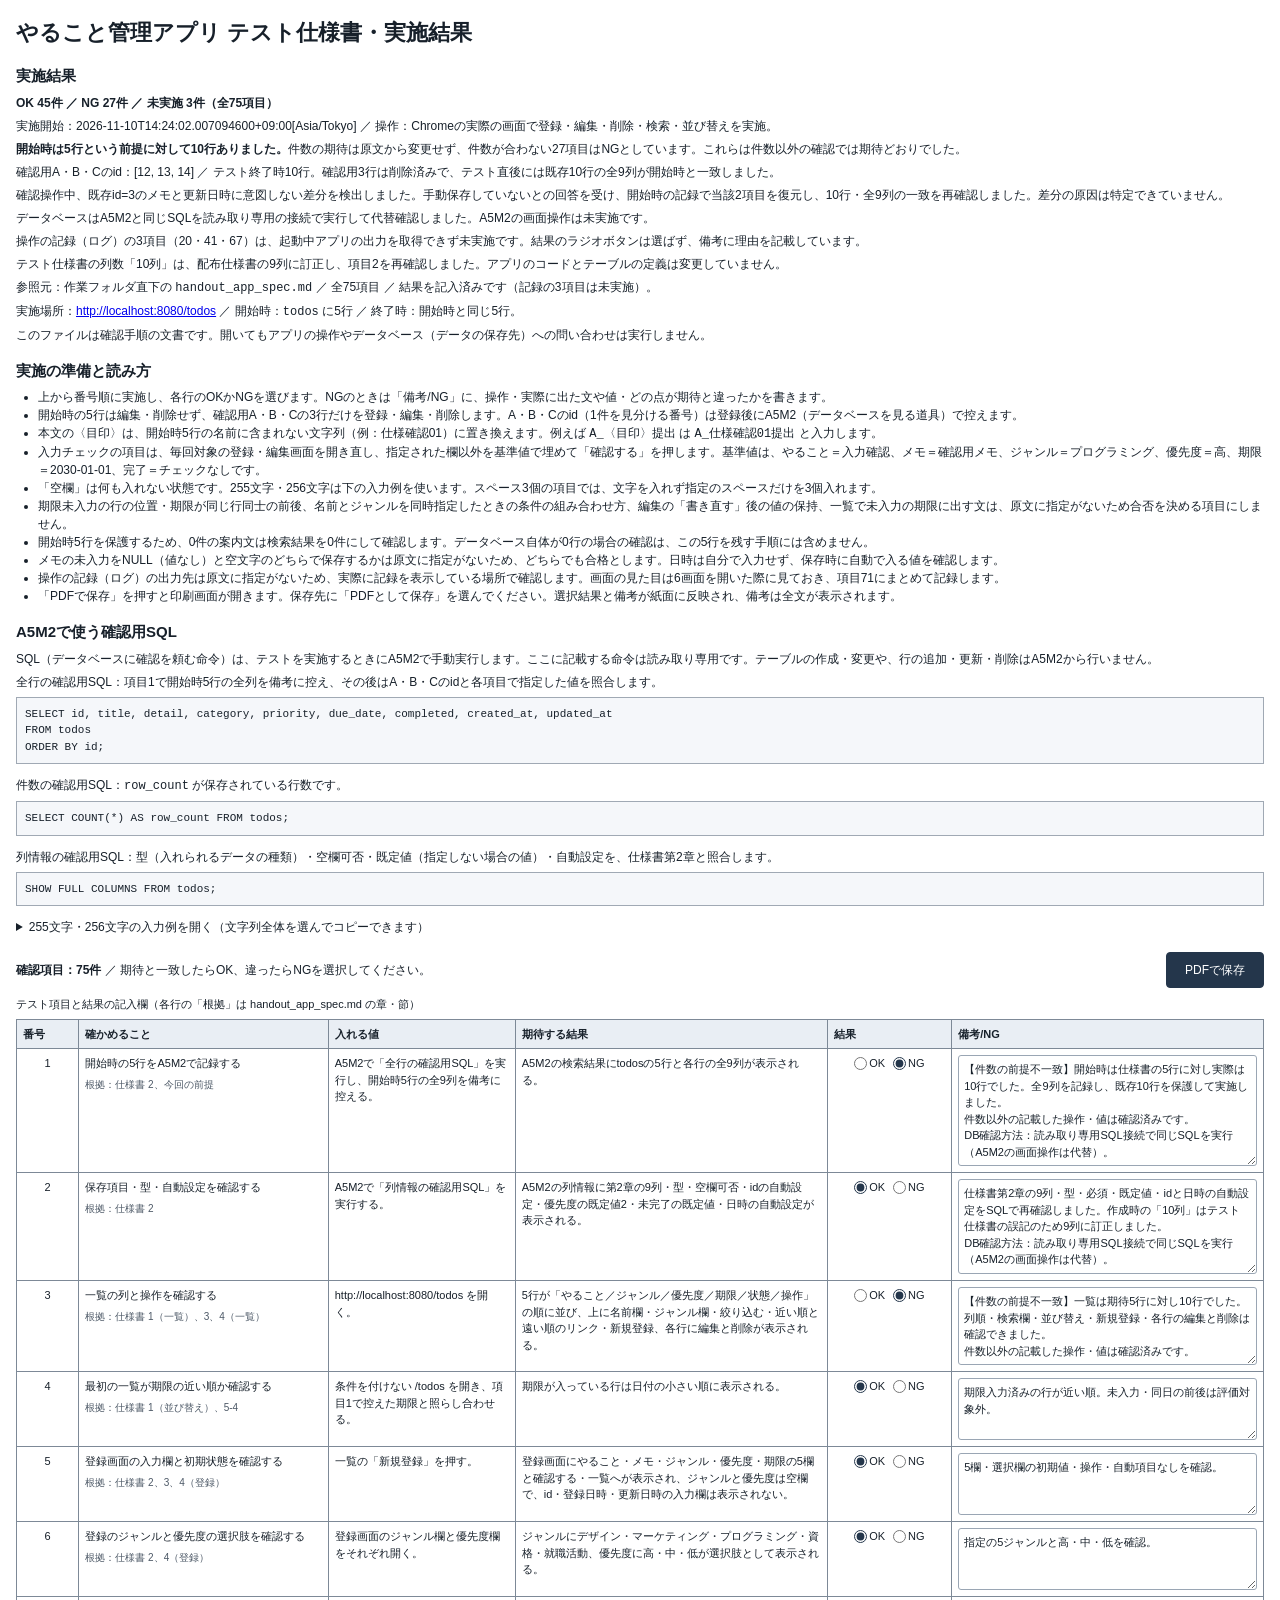
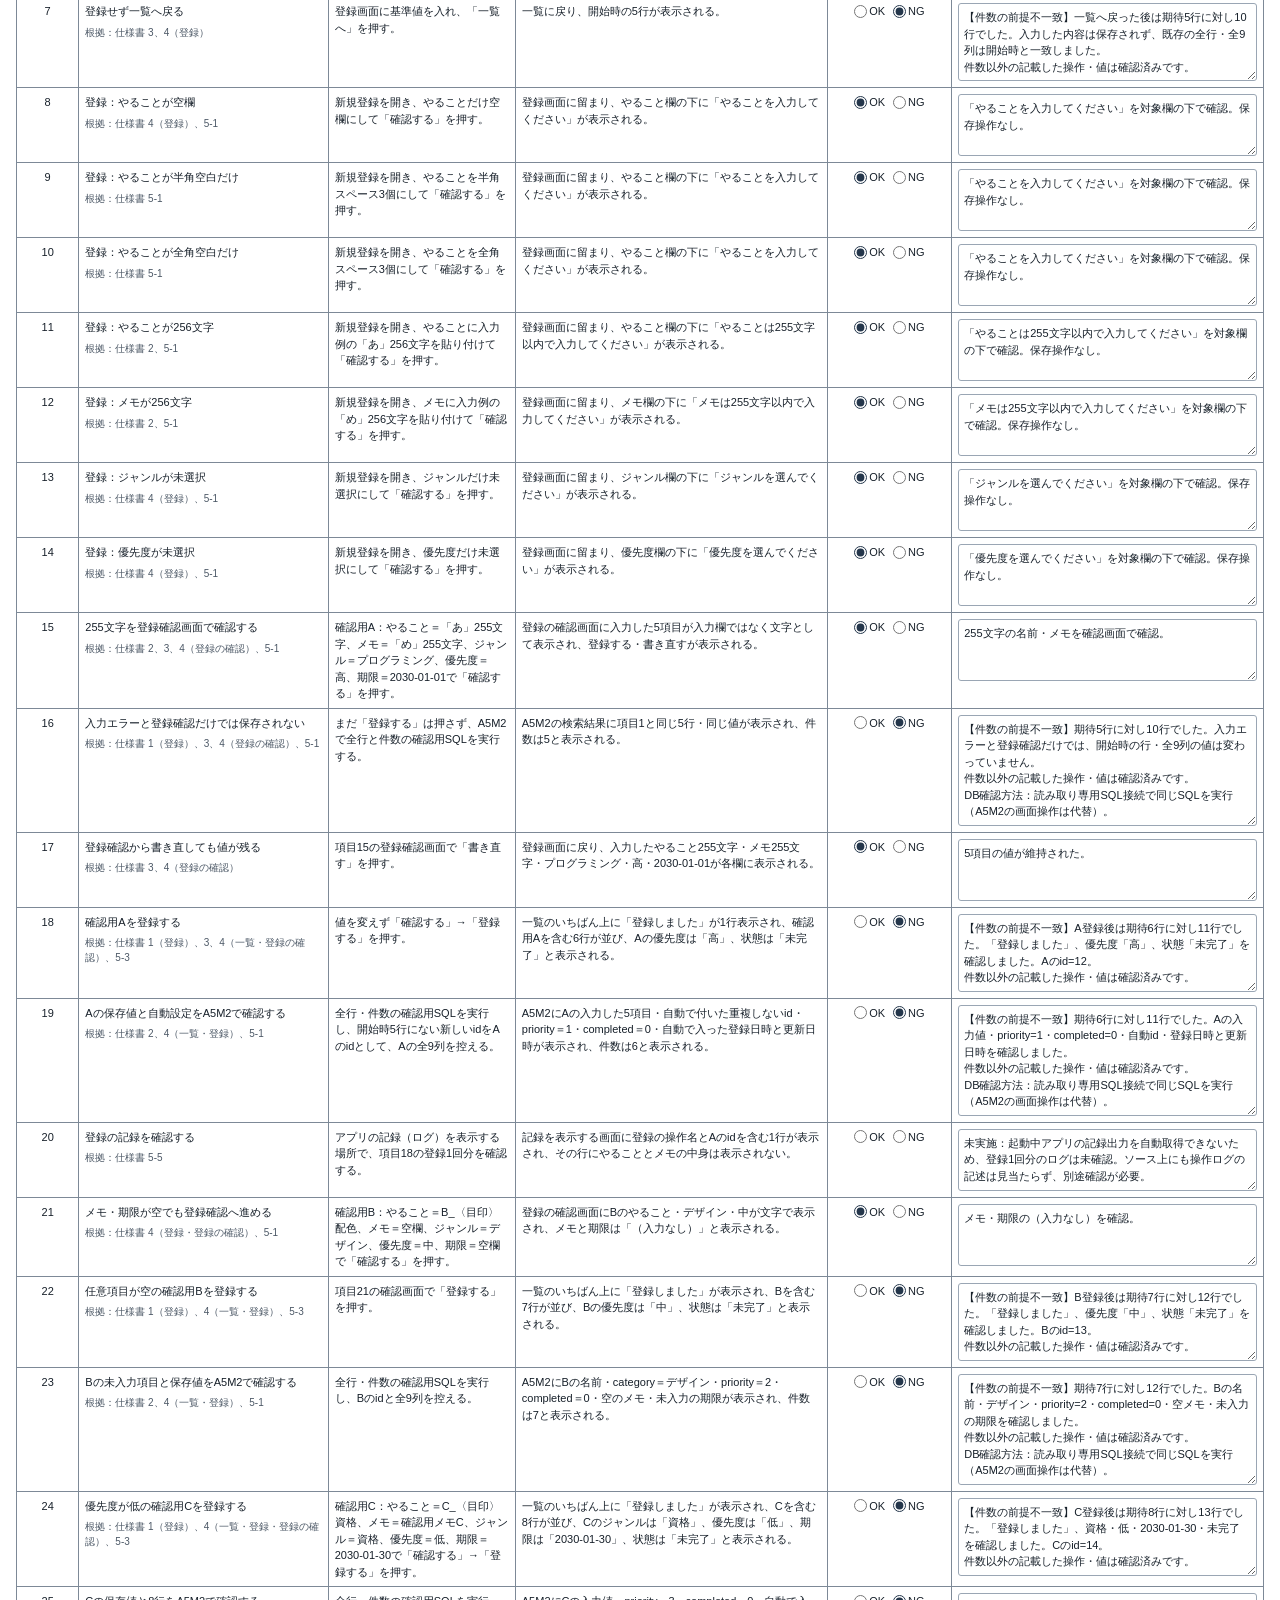
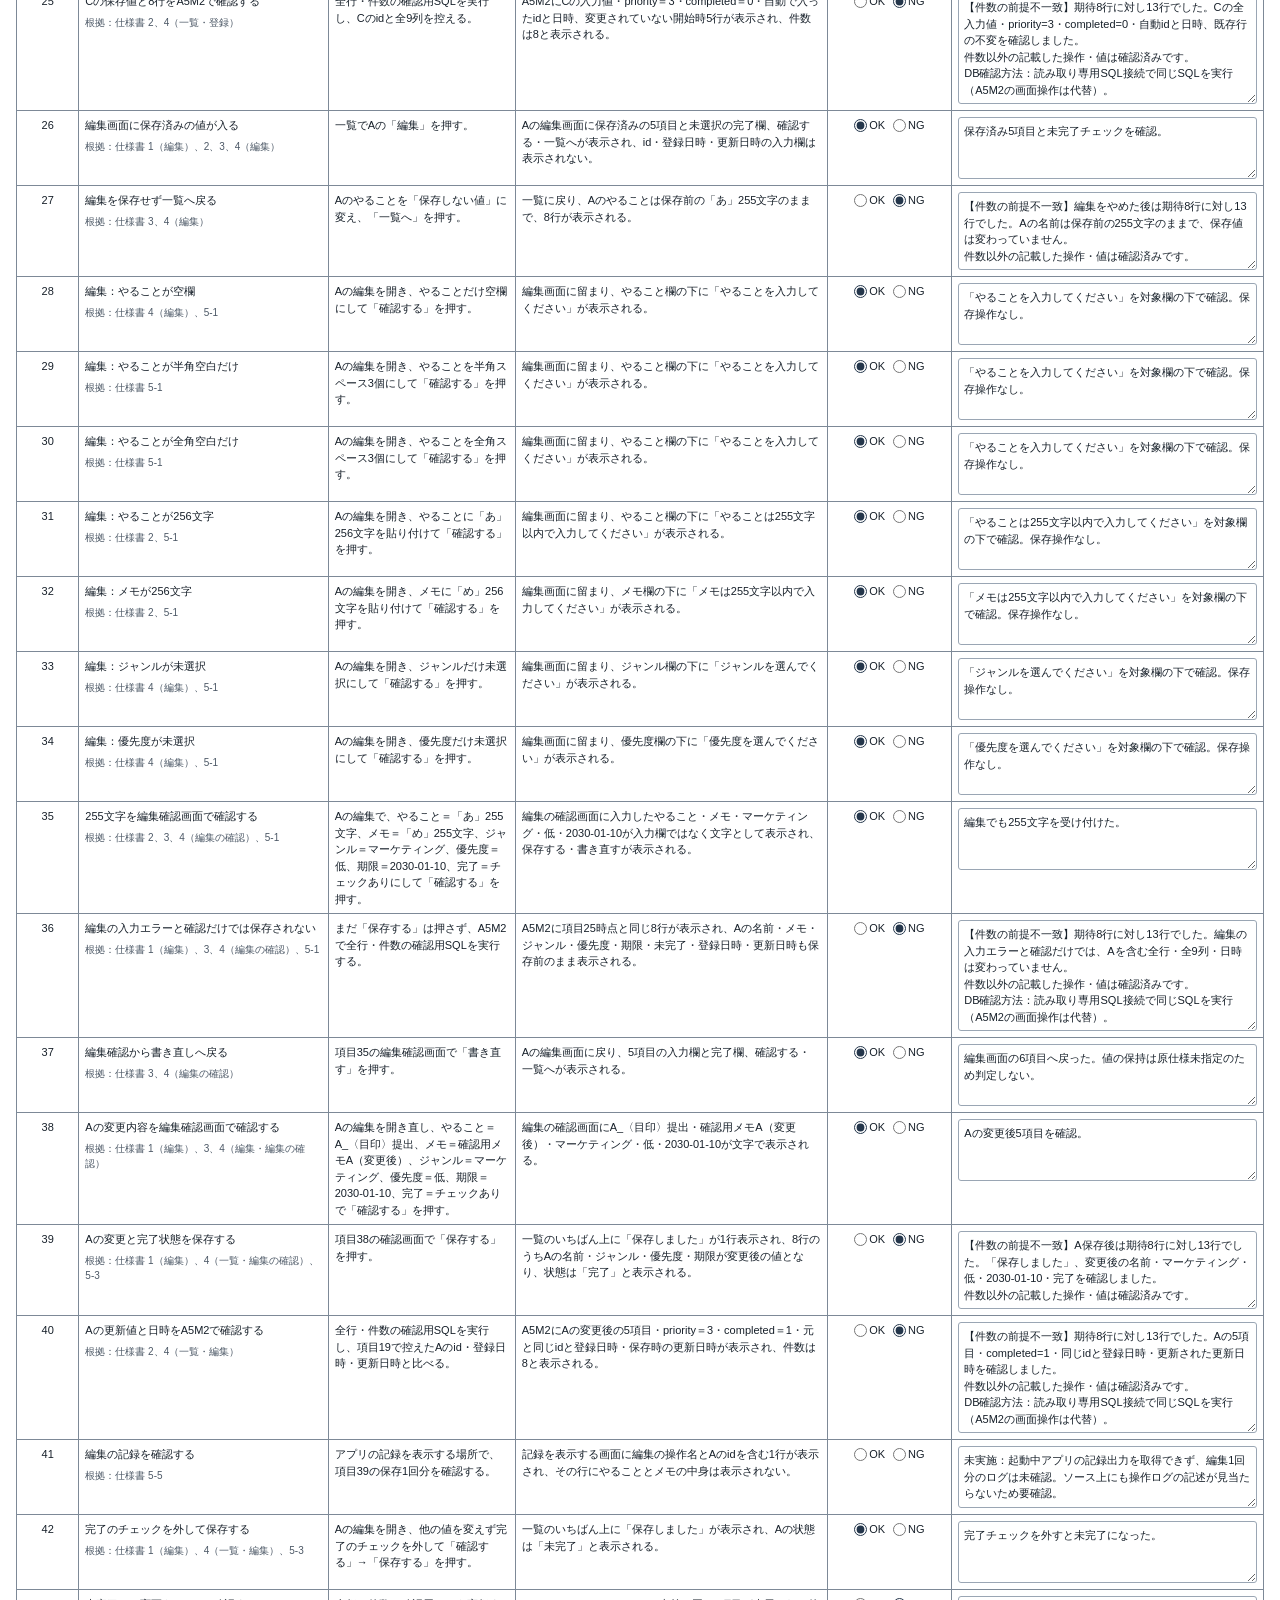
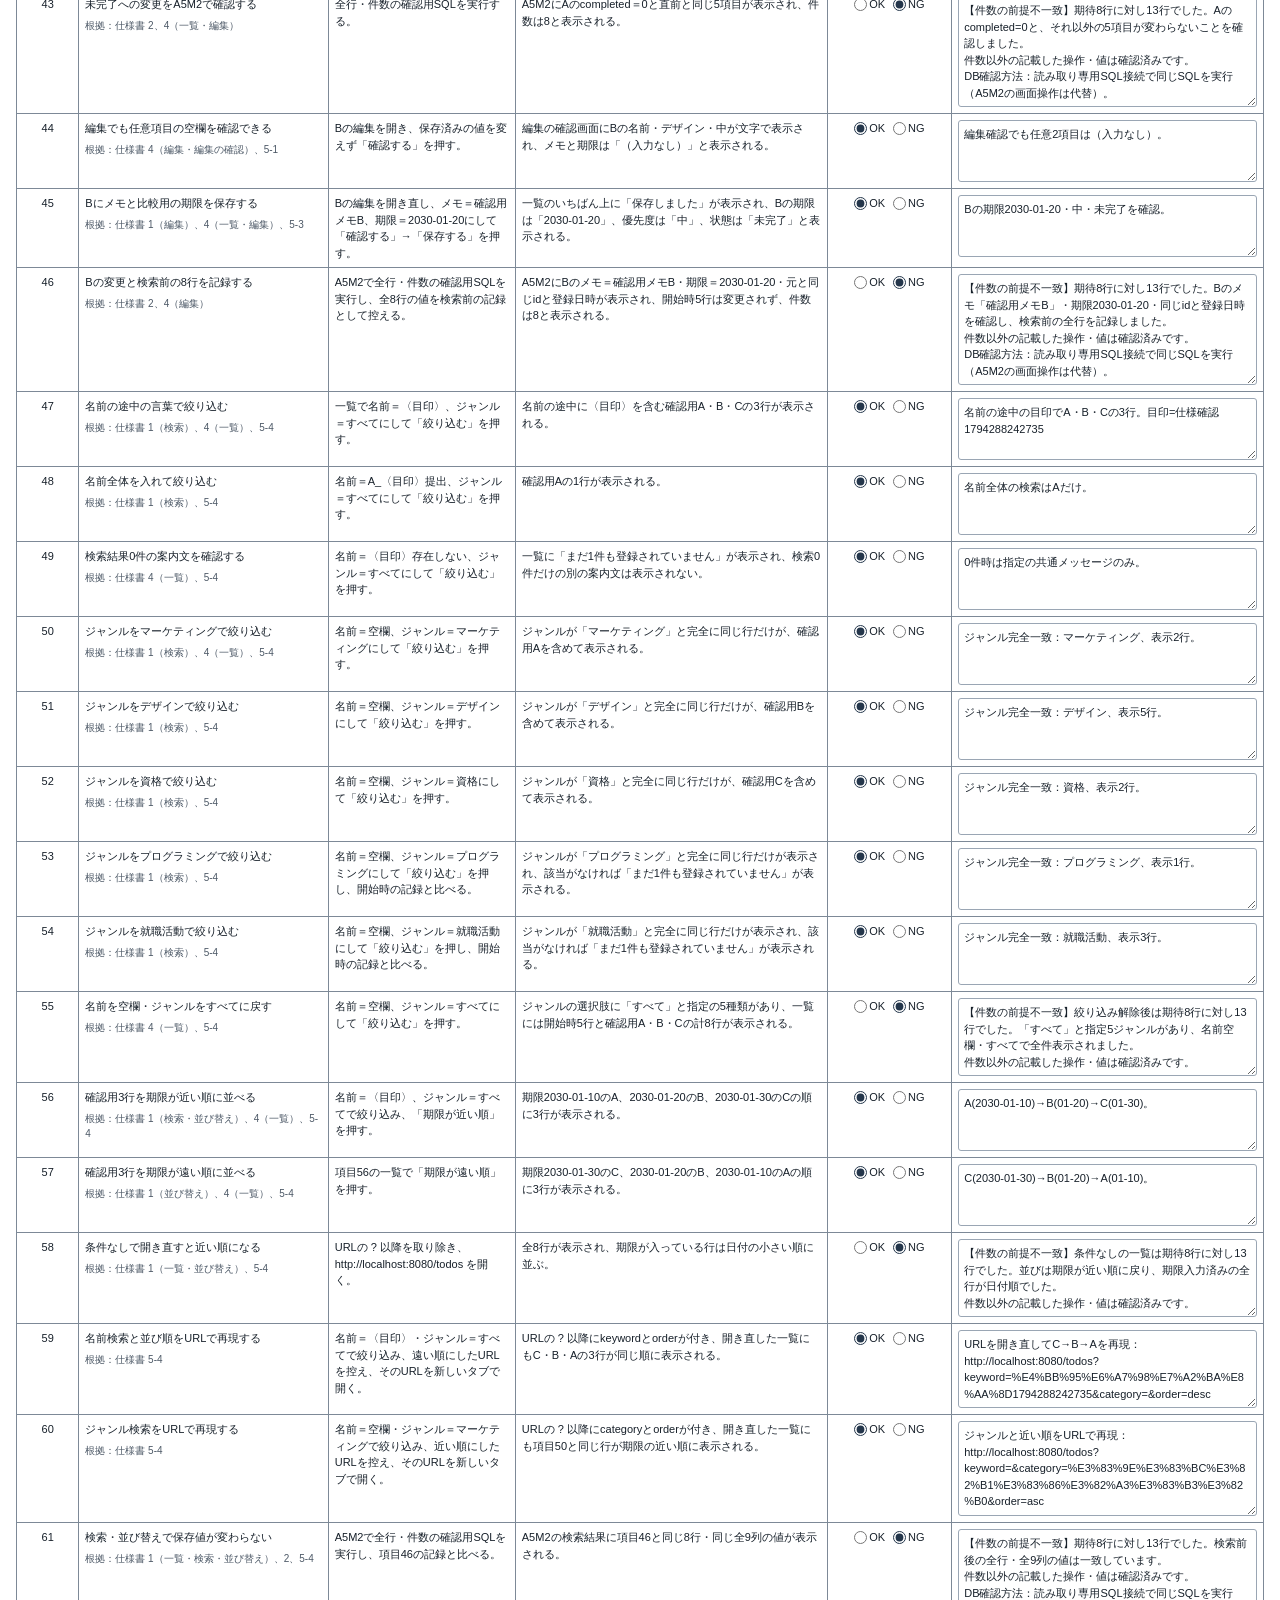
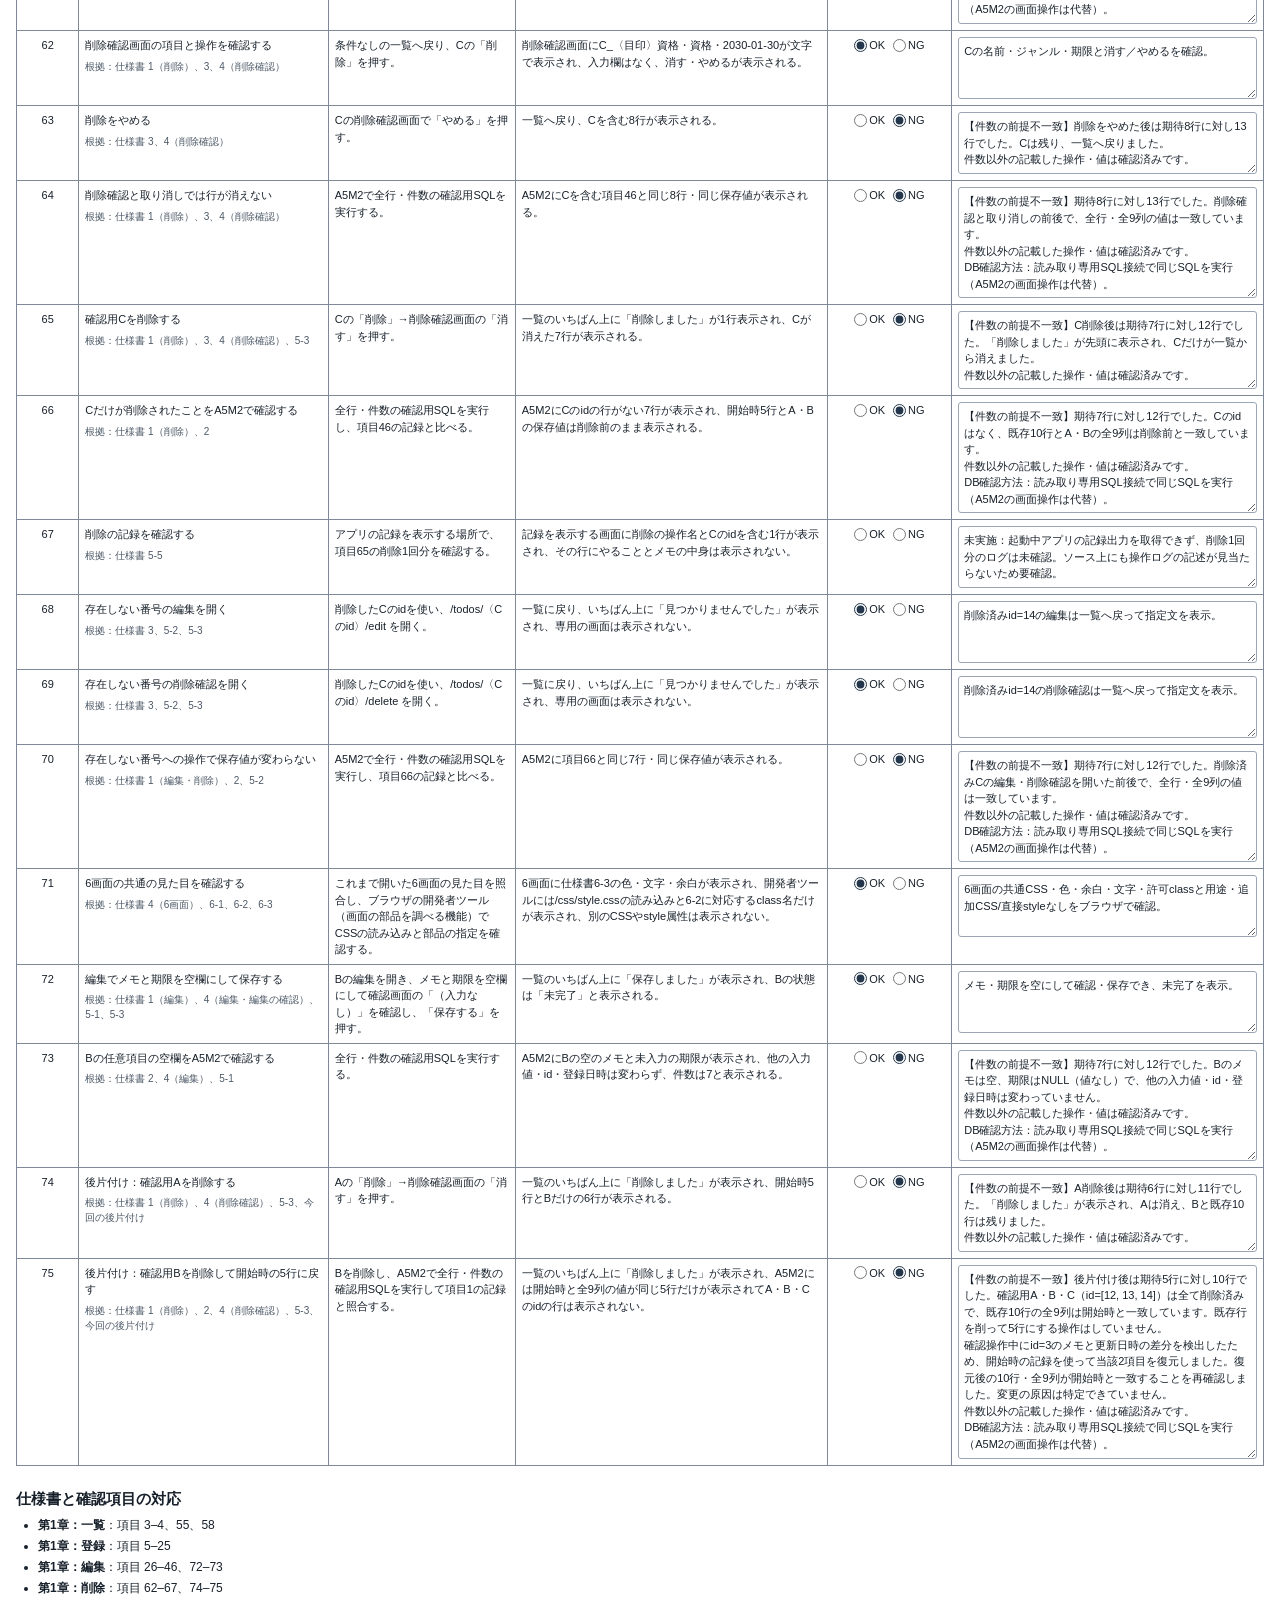
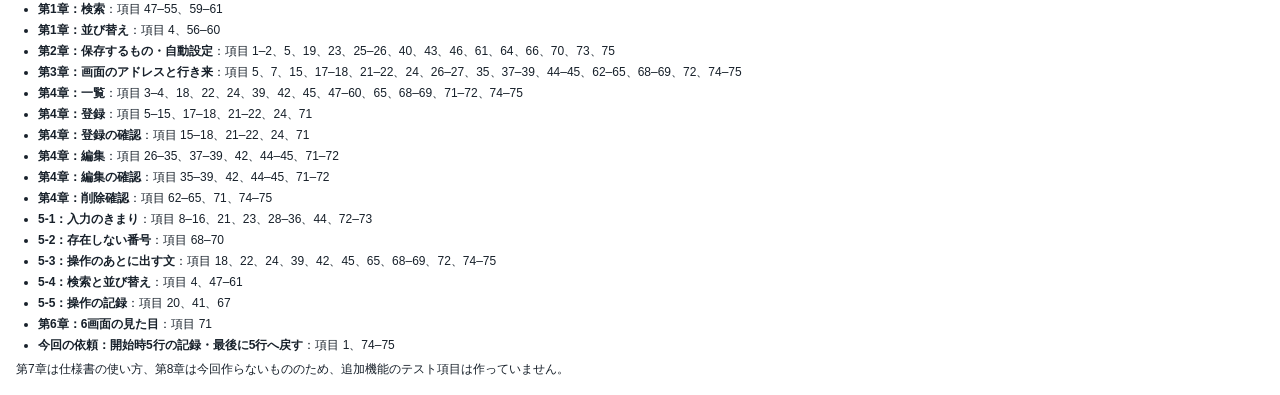
<file: test-spec.html>
<!DOCTYPE html>
<html lang="ja">

<head>
    <meta charset="UTF-8">
    <meta name="viewport" content="width=device-width, initial-scale=1.0">
    <title>やること管理アプリ テスト実施結果</title>
    <style>
        * {
            box-sizing: border-box;
        }

        html,
        body {
            width: 100%;
            margin: 0;
        }

        body {
            padding: 16px;
            color: #17202a;
            background: #ffffff;
            font-family: "Yu Gothic", "Meiryo", sans-serif;
            font-size: 12px;
            line-height: 1.5;
        }

        h1 {
            margin: 0 0 10px;
            font-size: 22px;
        }

        h2 {
            margin: 16px 0 6px;
            font-size: 15px;
        }

        p {
            margin: 5px 0;
        }

        ul {
            margin: 6px 0;
            padding-left: 22px;
        }

        code {
            font-family: Consolas, "Meiryo", monospace;
            font-size: inherit;
            overflow-wrap: anywhere;
        }

        pre {
            margin: 6px 0 12px;
            padding: 8px;
            border: 1px solid #a0a9b4;
            background: #f5f7fa;
            white-space: pre-wrap;
            overflow-wrap: anywhere;
            font-size: 11px;
        }

        details {
            margin: 10px 0;
        }

        summary {
            cursor: pointer;
        }

        .copy-text {
            display: block;
            margin: 4px 0 10px;
            padding: 6px;
            border: 1px solid #a0a9b4;
            overflow-wrap: anywhere;
            user-select: all;
        }

        .table-toolbar {
            display: flex;
            justify-content: space-between;
            align-items: center;
            gap: 12px;
            margin: 16px 0 8px;
        }

        .table-toolbar p {
            margin: 0;
        }

        #print-button {
            padding: 8px 18px;
            border: 1px solid #24364b;
            border-radius: 4px;
            background: #24364b;
            color: #ffffff;
            font: inherit;
            white-space: nowrap;
            cursor: pointer;
        }

        table {
            width: 100%;
            border-collapse: collapse;
            table-layout: fixed;
            font-size: 11px;
        }

        caption {
            margin-bottom: 6px;
            text-align: left;
        }

        .number-column { width: 5%; }
        .check-column { width: 20%; }
        .input-column { width: 15%; }
        .expected-column { width: 25%; }
        .result-column { width: 10%; }
        .notes-column { width: 25%; }

        th,
        td {
            padding: 6px;
            border: 1px solid #7d8997;
            vertical-align: top;
            text-align: left;
            overflow-wrap: anywhere;
        }

        thead th {
            background: #e9eef4;
        }

        tbody th {
            font-weight: normal;
            text-align: center;
        }

        .source {
            display: block;
            margin-top: 5px;
            color: #4c5866;
            font-size: 10px;
        }

        .screen-result {
            display: flex;
            flex-wrap: nowrap;
            align-items: center;
            justify-content: center;
            gap: 8px;
            white-space: nowrap;
        }

        .screen-result label {
            display: inline-flex;
            align-items: center;
            gap: 2px;
            cursor: pointer;
        }

        input[type="radio"] {
            width: 13px;
            height: 13px;
            margin: 0;
            accent-color: #24364b;
        }

        .notes-input {
            display: block;
            width: 100%;
            min-height: 58px;
            padding: 5px;
            border: 1px solid #9aa6b4;
            border-radius: 3px;
            background: #ffffff;
            color: #17202a;
            font: inherit;
            line-height: 1.5;
            overflow: hidden;
            overflow-wrap: anywhere;
            white-space: pre-wrap;
            resize: vertical;
        }

        .print-result,
        .print-note {
            display: none;
        }

        .coverage {
            padding-top: 6px;
        }

        .coverage li {
            margin-bottom: 3px;
        }

        @page {
            size: A4 landscape;
            margin: 8mm;
        }

        @media print {
            html,
            body {
                width: 100%;
            }

            body {
                padding: 0;
                font-size: 8pt;
                color: #000000;
            }

            h1 {
                font-size: 15pt;
            }

            h2 {
                font-size: 10pt;
            }

            table {
                width: 100%;
                font-size: 7.5pt;
            }

            th,
            td {
                padding: 4px;
            }

            thead {
                display: table-header-group;
            }

            tbody {
                break-inside: auto;
            }

            tr {
                break-inside: avoid;
                page-break-inside: avoid;
            }

            #print-button,
            .copy-fixtures,
            .screen-result,
            .notes-input {
                display: none !important;
            }

            .print-result {
                display: block;
                white-space: nowrap;
                text-align: center;
            }

            .print-note {
                display: block;
                min-height: 3em;
                white-space: pre-wrap;
                overflow-wrap: anywhere;
            }

            .source {
                font-size: 7pt;
                color: #333333;
            }

            .table-toolbar {
                margin-top: 10px;
            }

            .coverage {
                break-before: auto;
            }
        }
    </style>
</head>

<body>
    <main>
        <h1>やること管理アプリ テスト仕様書・実施結果</h1>
<section id="execution-summary"><h2>実施結果</h2><p><strong>OK 45件 ／ NG 27件 ／ 未実施 3件（全75項目）</strong></p><p>実施開始：2026-11-10T14:24:02.007094600+09:00[Asia/Tokyo] ／ 操作：Chromeの実際の画面で登録・編集・削除・検索・並び替えを実施。</p><p><strong>開始時は5行という前提に対して10行ありました。</strong>件数の期待は原文から変更せず、件数が合わない27項目はNGとしています。これらは件数以外の確認では期待どおりでした。</p><p>確認用A・B・Cのid：[12, 13, 14] ／ テスト終了時10行。確認用3行は削除済みで、テスト直後には既存10行の全9列が開始時と一致しました。</p><p>確認操作中、既存id=3のメモと更新日時に意図しない差分を検出しました。手動保存していないとの回答を受け、開始時の記録で当該2項目を復元し、10行・全9列の一致を再確認しました。差分の原因は特定できていません。</p><p>データベースはA5M2と同じSQLを読み取り専用の接続で実行して代替確認しました。A5M2の画面操作は未実施です。</p><p>操作の記録（ログ）の3項目（20・41・67）は、起動中アプリの出力を取得できず未実施です。結果のラジオボタンは選ばず、備考に理由を記載しています。</p><p>テスト仕様書の列数「10列」は、配布仕様書の9列に訂正し、項目2を再確認しました。アプリのコードとテーブルの定義は変更していません。</p></section>
        <p>参照元：作業フォルダ直下の <code>handout_app_spec.md</code> ／ 全75項目 ／ 結果を記入済みです（記録の3項目は未実施）。</p>
        <p>実施場所：<a href="http://localhost:8080/todos" target="_blank" rel="noopener">http://localhost:8080/todos</a> ／ 開始時：<code>todos</code> に5行 ／ 終了時：開始時と同じ5行。</p>
        <p>このファイルは確認手順の文書です。開いてもアプリの操作やデータベース（データの保存先）への問い合わせは実行しません。</p>

        <h2>実施の準備と読み方</h2>
        <ul>
            <li>上から番号順に実施し、各行のOKかNGを選びます。NGのときは「備考/NG」に、操作・実際に出た文や値・どの点が期待と違ったかを書きます。</li>
            <li>開始時の5行は編集・削除せず、確認用A・B・Cの3行だけを登録・編集・削除します。A・B・Cのid（1件を見分ける番号）は登録後にA5M2（データベースを見る道具）で控えます。</li>
            <li>本文の〈目印〉は、開始時5行の名前に含まれない文字列（例：仕様確認01）に置き換えます。例えば <code>A_〈目印〉提出</code> は <code>A_仕様確認01提出</code> と入力します。</li>
            <li>入力チェックの項目は、毎回対象の登録・編集画面を開き直し、指定された欄以外を基準値で埋めて「確認する」を押します。基準値は、やること＝入力確認、メモ＝確認用メモ、ジャンル＝プログラミング、優先度＝高、期限＝2030-01-01、完了＝チェックなしです。</li>
            <li>「空欄」は何も入れない状態です。255文字・256文字は下の入力例を使います。スペース3個の項目では、文字を入れず指定のスペースだけを3個入れます。</li>
            <li>期限未入力の行の位置・期限が同じ行同士の前後、名前とジャンルを同時指定したときの条件の組み合わせ方、編集の「書き直す」後の値の保持、一覧で未入力の期限に出す文は、原文に指定がないため合否を決める項目にしません。</li>
            <li>開始時5行を保護するため、0件の案内文は検索結果を0件にして確認します。データベース自体が0行の場合の確認は、この5行を残す手順には含めません。</li>
            <li>メモの未入力をNULL（値なし）と空文字のどちらで保存するかは原文に指定がないため、どちらでも合格とします。日時は自分で入力せず、保存時に自動で入る値を確認します。</li>
            <li>操作の記録（ログ）の出力先は原文に指定がないため、実際に記録を表示している場所で確認します。画面の見た目は6画面を開いた際に見ておき、項目71にまとめて記録します。</li>
            <li>「PDFで保存」を押すと印刷画面が開きます。保存先に「PDFとして保存」を選んでください。選択結果と備考が紙面に反映され、備考は全文が表示されます。</li>
        </ul>

        <h2>A5M2で使う確認用SQL</h2>
        <p>SQL（データベースに確認を頼む命令）は、テストを実施するときにA5M2で手動実行します。ここに記載する命令は読み取り専用です。テーブルの作成・変更や、行の追加・更新・削除はA5M2から行いません。</p>
        <p>全行の確認用SQL：項目1で開始時5行の全列を備考に控え、その後はA・B・Cのidと各項目で指定した値を照合します。</p>
        <pre><code>SELECT id, title, detail, category, priority, due_date, completed, created_at, updated_at
FROM todos
ORDER BY id;</code></pre>
        <p>件数の確認用SQL：<code>row_count</code> が保存されている行数です。</p>
        <pre><code>SELECT COUNT(*) AS row_count FROM todos;</code></pre>
        <p>列情報の確認用SQL：型（入れられるデータの種類）・空欄可否・既定値（指定しない場合の値）・自動設定を、仕様書第2章と照合します。</p>
        <pre><code>SHOW FULL COLUMNS FROM todos;</code></pre>

        <details class="copy-fixtures">
            <summary>255文字・256文字の入力例を開く（文字列全体を選んでコピーできます）</summary>
            <p><strong>やること：255文字</strong><code class="copy-text">あああああああああああああああああああああああああああああああああああああああああああああああああああああああああああああああああああああああああああああああああああああああああああああああああああああああああああああああああああああああああああああああああああああああああああああああああああああああああああああああああああああああああああああああああああああああああああああああああああああああああああああああああああああああああああああああああああああああああああああああああああああああああああああああ</code></p>
            <p><strong>やること：256文字</strong><code class="copy-text">ああああああああああああああああああああああああああああああああああああああああああああああああああああああああああああああああああああああああああああああああああああああああああああああああああああああああああああああああああああああああああああああああああああああああああああああああああああああああああああああああああああああああああああああああああああああああああああああああああああああああああああああああああああああああああああああああああああああああああああああああああああああああああああああああ</code></p>
            <p><strong>メモ：255文字</strong><code class="copy-text">めめめめめめめめめめめめめめめめめめめめめめめめめめめめめめめめめめめめめめめめめめめめめめめめめめめめめめめめめめめめめめめめめめめめめめめめめめめめめめめめめめめめめめめめめめめめめめめめめめめめめめめめめめめめめめめめめめめめめめめめめめめめめめめめめめめめめめめめめめめめめめめめめめめめめめめめめめめめめめめめめめめめめめめめめめめめめめめめめめめめめめめめめめめめめめめめめめめめめめめめめめめめめめめめめめめめめめめめめめめめめめめめめめめめめめめめめめめめめめめめめめめめめめめめめめめめめめめ</code></p>
            <p><strong>メモ：256文字</strong><code class="copy-text">めめめめめめめめめめめめめめめめめめめめめめめめめめめめめめめめめめめめめめめめめめめめめめめめめめめめめめめめめめめめめめめめめめめめめめめめめめめめめめめめめめめめめめめめめめめめめめめめめめめめめめめめめめめめめめめめめめめめめめめめめめめめめめめめめめめめめめめめめめめめめめめめめめめめめめめめめめめめめめめめめめめめめめめめめめめめめめめめめめめめめめめめめめめめめめめめめめめめめめめめめめめめめめめめめめめめめめめめめめめめめめめめめめめめめめめめめめめめめめめめめめめめめめめめめめめめめめめめ</code></p>
        </details>

        <div class="table-toolbar">
            <p><strong>確認項目：75件</strong> ／ 期待と一致したらOK、違ったらNGを選択してください。</p>
            <button id="print-button" type="button">PDFで保存</button>
        </div>

        <table id="test-table">
            <caption>テスト項目と結果の記入欄（各行の「根拠」は handout_app_spec.md の章・節）</caption>
            <colgroup>
                <col class="number-column">
                <col class="check-column">
                <col class="input-column">
                <col class="expected-column">
                <col class="result-column">
                <col class="notes-column">
            </colgroup>
            <thead>
                <tr>
                    <th scope="col">番号</th>
                    <th scope="col">確かめること</th>
                    <th scope="col">入れる値</th>
                    <th scope="col">期待する結果</th>
                    <th scope="col">結果</th>
                    <th scope="col">備考/NG</th>
                </tr>
            </thead>
            <tbody>
                <tr id="case-1">
                    <th scope="row">1</th>
                    <td>開始時の5行をA5M2で記録する<small class="source">根拠：仕様書 2、今回の前提</small></td>
                    <td>A5M2で「全行の確認用SQL」を実行し、開始時5行の全9列を備考に控える。</td>
                    <td>A5M2の検索結果にtodosの5行と各行の全9列が表示される。</td>
                    <td class="result-cell">
                        <div class="screen-result">
                            <label for="result-1-ok"><input type="radio" id="result-1-ok" name="result-1" value="OK"> OK</label>
                            <label for="result-1-ng"><input type="radio" id="result-1-ng" checked name="result-1" value="NG"> NG</label>
                        </div>
                        <span class="print-result" aria-hidden="true">○ OK　○ NG</span>
                    </td>
                    <td>
                        <textarea class="notes-input" id="notes-1" name="notes-1" rows="3" aria-label="項目1の備考・NGの内容">【件数の前提不一致】開始時は仕様書の5行に対し実際は10行でした。全9列を記録し、既存10行を保護して実施しました。
件数以外の記載した操作・値は確認済みです。
DB確認方法：読み取り専用SQL接続で同じSQLを実行（A5M2の画面操作は代替）。</textarea>
                        <div class="print-note" aria-hidden="true"></div>
                    </td>
                </tr>
                <tr id="case-2">
                    <th scope="row">2</th>
                    <td>保存項目・型・自動設定を確認する<small class="source">根拠：仕様書 2</small></td>
                    <td>A5M2で「列情報の確認用SQL」を実行する。</td>
                    <td>A5M2の列情報に第2章の9列・型・空欄可否・idの自動設定・優先度の既定値2・未完了の既定値・日時の自動設定が表示される。</td>
                    <td class="result-cell">
                        <div class="screen-result">
                            <label for="result-2-ok"><input type="radio" id="result-2-ok" checked name="result-2" value="OK"> OK</label>
                            <label for="result-2-ng"><input type="radio" id="result-2-ng" name="result-2" value="NG"> NG</label>
                        </div>
                        <span class="print-result" aria-hidden="true">○ OK　○ NG</span>
                    </td>
                    <td>
                        <textarea class="notes-input" id="notes-2" name="notes-2" rows="3" aria-label="項目2の備考・NGの内容">仕様書第2章の9列・型・必須・既定値・idと日時の自動設定をSQLで再確認しました。作成時の「10列」はテスト仕様書の誤記のため9列に訂正しました。
DB確認方法：読み取り専用SQL接続で同じSQLを実行（A5M2の画面操作は代替）。</textarea>
                        <div class="print-note" aria-hidden="true"></div>
                    </td>
                </tr>
                <tr id="case-3">
                    <th scope="row">3</th>
                    <td>一覧の列と操作を確認する<small class="source">根拠：仕様書 1（一覧）、3、4（一覧）</small></td>
                    <td>http://localhost:8080/todos を開く。</td>
                    <td>5行が「やること／ジャンル／優先度／期限／状態／操作」の順に並び、上に名前欄・ジャンル欄・絞り込む・近い順と遠い順のリンク・新規登録、各行に編集と削除が表示される。</td>
                    <td class="result-cell">
                        <div class="screen-result">
                            <label for="result-3-ok"><input type="radio" id="result-3-ok" name="result-3" value="OK"> OK</label>
                            <label for="result-3-ng"><input type="radio" id="result-3-ng" checked name="result-3" value="NG"> NG</label>
                        </div>
                        <span class="print-result" aria-hidden="true">○ OK　○ NG</span>
                    </td>
                    <td>
                        <textarea class="notes-input" id="notes-3" name="notes-3" rows="3" aria-label="項目3の備考・NGの内容">【件数の前提不一致】一覧は期待5行に対し10行でした。列順・検索欄・並び替え・新規登録・各行の編集と削除は確認できました。
件数以外の記載した操作・値は確認済みです。</textarea>
                        <div class="print-note" aria-hidden="true"></div>
                    </td>
                </tr>
                <tr id="case-4">
                    <th scope="row">4</th>
                    <td>最初の一覧が期限の近い順か確認する<small class="source">根拠：仕様書 1（並び替え）、5-4</small></td>
                    <td>条件を付けない /todos を開き、項目1で控えた期限と照らし合わせる。</td>
                    <td>期限が入っている行は日付の小さい順に表示される。</td>
                    <td class="result-cell">
                        <div class="screen-result">
                            <label for="result-4-ok"><input type="radio" id="result-4-ok" checked name="result-4" value="OK"> OK</label>
                            <label for="result-4-ng"><input type="radio" id="result-4-ng" name="result-4" value="NG"> NG</label>
                        </div>
                        <span class="print-result" aria-hidden="true">○ OK　○ NG</span>
                    </td>
                    <td>
                        <textarea class="notes-input" id="notes-4" name="notes-4" rows="3" aria-label="項目4の備考・NGの内容">期限入力済みの行が近い順。未入力・同日の前後は評価対象外。</textarea>
                        <div class="print-note" aria-hidden="true"></div>
                    </td>
                </tr>
                <tr id="case-5">
                    <th scope="row">5</th>
                    <td>登録画面の入力欄と初期状態を確認する<small class="source">根拠：仕様書 2、3、4（登録）</small></td>
                    <td>一覧の「新規登録」を押す。</td>
                    <td>登録画面にやること・メモ・ジャンル・優先度・期限の5欄と確認する・一覧へが表示され、ジャンルと優先度は空欄で、id・登録日時・更新日時の入力欄は表示されない。</td>
                    <td class="result-cell">
                        <div class="screen-result">
                            <label for="result-5-ok"><input type="radio" id="result-5-ok" checked name="result-5" value="OK"> OK</label>
                            <label for="result-5-ng"><input type="radio" id="result-5-ng" name="result-5" value="NG"> NG</label>
                        </div>
                        <span class="print-result" aria-hidden="true">○ OK　○ NG</span>
                    </td>
                    <td>
                        <textarea class="notes-input" id="notes-5" name="notes-5" rows="3" aria-label="項目5の備考・NGの内容">5欄・選択欄の初期値・操作・自動項目なしを確認。</textarea>
                        <div class="print-note" aria-hidden="true"></div>
                    </td>
                </tr>
                <tr id="case-6">
                    <th scope="row">6</th>
                    <td>登録のジャンルと優先度の選択肢を確認する<small class="source">根拠：仕様書 2、4（登録）</small></td>
                    <td>登録画面のジャンル欄と優先度欄をそれぞれ開く。</td>
                    <td>ジャンルにデザイン・マーケティング・プログラミング・資格・就職活動、優先度に高・中・低が選択肢として表示される。</td>
                    <td class="result-cell">
                        <div class="screen-result">
                            <label for="result-6-ok"><input type="radio" id="result-6-ok" checked name="result-6" value="OK"> OK</label>
                            <label for="result-6-ng"><input type="radio" id="result-6-ng" name="result-6" value="NG"> NG</label>
                        </div>
                        <span class="print-result" aria-hidden="true">○ OK　○ NG</span>
                    </td>
                    <td>
                        <textarea class="notes-input" id="notes-6" name="notes-6" rows="3" aria-label="項目6の備考・NGの内容">指定の5ジャンルと高・中・低を確認。</textarea>
                        <div class="print-note" aria-hidden="true"></div>
                    </td>
                </tr>
                <tr id="case-7">
                    <th scope="row">7</th>
                    <td>登録せず一覧へ戻る<small class="source">根拠：仕様書 3、4（登録）</small></td>
                    <td>登録画面に基準値を入れ、「一覧へ」を押す。</td>
                    <td>一覧に戻り、開始時の5行が表示される。</td>
                    <td class="result-cell">
                        <div class="screen-result">
                            <label for="result-7-ok"><input type="radio" id="result-7-ok" name="result-7" value="OK"> OK</label>
                            <label for="result-7-ng"><input type="radio" id="result-7-ng" checked name="result-7" value="NG"> NG</label>
                        </div>
                        <span class="print-result" aria-hidden="true">○ OK　○ NG</span>
                    </td>
                    <td>
                        <textarea class="notes-input" id="notes-7" name="notes-7" rows="3" aria-label="項目7の備考・NGの内容">【件数の前提不一致】一覧へ戻った後は期待5行に対し10行でした。入力した内容は保存されず、既存の全行・全9列は開始時と一致しました。
件数以外の記載した操作・値は確認済みです。</textarea>
                        <div class="print-note" aria-hidden="true"></div>
                    </td>
                </tr>
                <tr id="case-8">
                    <th scope="row">8</th>
                    <td>登録：やることが空欄<small class="source">根拠：仕様書 4（登録）、5-1</small></td>
                    <td>新規登録を開き、やることだけ空欄にして「確認する」を押す。</td>
                    <td>登録画面に留まり、やること欄の下に「やることを入力してください」が表示される。</td>
                    <td class="result-cell">
                        <div class="screen-result">
                            <label for="result-8-ok"><input type="radio" id="result-8-ok" checked name="result-8" value="OK"> OK</label>
                            <label for="result-8-ng"><input type="radio" id="result-8-ng" name="result-8" value="NG"> NG</label>
                        </div>
                        <span class="print-result" aria-hidden="true">○ OK　○ NG</span>
                    </td>
                    <td>
                        <textarea class="notes-input" id="notes-8" name="notes-8" rows="3" aria-label="項目8の備考・NGの内容">「やることを入力してください」を対象欄の下で確認。保存操作なし。</textarea>
                        <div class="print-note" aria-hidden="true"></div>
                    </td>
                </tr>
                <tr id="case-9">
                    <th scope="row">9</th>
                    <td>登録：やることが半角空白だけ<small class="source">根拠：仕様書 5-1</small></td>
                    <td>新規登録を開き、やることを半角スペース3個にして「確認する」を押す。</td>
                    <td>登録画面に留まり、やること欄の下に「やることを入力してください」が表示される。</td>
                    <td class="result-cell">
                        <div class="screen-result">
                            <label for="result-9-ok"><input type="radio" id="result-9-ok" checked name="result-9" value="OK"> OK</label>
                            <label for="result-9-ng"><input type="radio" id="result-9-ng" name="result-9" value="NG"> NG</label>
                        </div>
                        <span class="print-result" aria-hidden="true">○ OK　○ NG</span>
                    </td>
                    <td>
                        <textarea class="notes-input" id="notes-9" name="notes-9" rows="3" aria-label="項目9の備考・NGの内容">「やることを入力してください」を対象欄の下で確認。保存操作なし。</textarea>
                        <div class="print-note" aria-hidden="true"></div>
                    </td>
                </tr>
                <tr id="case-10">
                    <th scope="row">10</th>
                    <td>登録：やることが全角空白だけ<small class="source">根拠：仕様書 5-1</small></td>
                    <td>新規登録を開き、やることを全角スペース3個にして「確認する」を押す。</td>
                    <td>登録画面に留まり、やること欄の下に「やることを入力してください」が表示される。</td>
                    <td class="result-cell">
                        <div class="screen-result">
                            <label for="result-10-ok"><input type="radio" id="result-10-ok" checked name="result-10" value="OK"> OK</label>
                            <label for="result-10-ng"><input type="radio" id="result-10-ng" name="result-10" value="NG"> NG</label>
                        </div>
                        <span class="print-result" aria-hidden="true">○ OK　○ NG</span>
                    </td>
                    <td>
                        <textarea class="notes-input" id="notes-10" name="notes-10" rows="3" aria-label="項目10の備考・NGの内容">「やることを入力してください」を対象欄の下で確認。保存操作なし。</textarea>
                        <div class="print-note" aria-hidden="true"></div>
                    </td>
                </tr>
                <tr id="case-11">
                    <th scope="row">11</th>
                    <td>登録：やることが256文字<small class="source">根拠：仕様書 2、5-1</small></td>
                    <td>新規登録を開き、やることに入力例の「あ」256文字を貼り付けて「確認する」を押す。</td>
                    <td>登録画面に留まり、やること欄の下に「やることは255文字以内で入力してください」が表示される。</td>
                    <td class="result-cell">
                        <div class="screen-result">
                            <label for="result-11-ok"><input type="radio" id="result-11-ok" checked name="result-11" value="OK"> OK</label>
                            <label for="result-11-ng"><input type="radio" id="result-11-ng" name="result-11" value="NG"> NG</label>
                        </div>
                        <span class="print-result" aria-hidden="true">○ OK　○ NG</span>
                    </td>
                    <td>
                        <textarea class="notes-input" id="notes-11" name="notes-11" rows="3" aria-label="項目11の備考・NGの内容">「やることは255文字以内で入力してください」を対象欄の下で確認。保存操作なし。</textarea>
                        <div class="print-note" aria-hidden="true"></div>
                    </td>
                </tr>
                <tr id="case-12">
                    <th scope="row">12</th>
                    <td>登録：メモが256文字<small class="source">根拠：仕様書 2、5-1</small></td>
                    <td>新規登録を開き、メモに入力例の「め」256文字を貼り付けて「確認する」を押す。</td>
                    <td>登録画面に留まり、メモ欄の下に「メモは255文字以内で入力してください」が表示される。</td>
                    <td class="result-cell">
                        <div class="screen-result">
                            <label for="result-12-ok"><input type="radio" id="result-12-ok" checked name="result-12" value="OK"> OK</label>
                            <label for="result-12-ng"><input type="radio" id="result-12-ng" name="result-12" value="NG"> NG</label>
                        </div>
                        <span class="print-result" aria-hidden="true">○ OK　○ NG</span>
                    </td>
                    <td>
                        <textarea class="notes-input" id="notes-12" name="notes-12" rows="3" aria-label="項目12の備考・NGの内容">「メモは255文字以内で入力してください」を対象欄の下で確認。保存操作なし。</textarea>
                        <div class="print-note" aria-hidden="true"></div>
                    </td>
                </tr>
                <tr id="case-13">
                    <th scope="row">13</th>
                    <td>登録：ジャンルが未選択<small class="source">根拠：仕様書 4（登録）、5-1</small></td>
                    <td>新規登録を開き、ジャンルだけ未選択にして「確認する」を押す。</td>
                    <td>登録画面に留まり、ジャンル欄の下に「ジャンルを選んでください」が表示される。</td>
                    <td class="result-cell">
                        <div class="screen-result">
                            <label for="result-13-ok"><input type="radio" id="result-13-ok" checked name="result-13" value="OK"> OK</label>
                            <label for="result-13-ng"><input type="radio" id="result-13-ng" name="result-13" value="NG"> NG</label>
                        </div>
                        <span class="print-result" aria-hidden="true">○ OK　○ NG</span>
                    </td>
                    <td>
                        <textarea class="notes-input" id="notes-13" name="notes-13" rows="3" aria-label="項目13の備考・NGの内容">「ジャンルを選んでください」を対象欄の下で確認。保存操作なし。</textarea>
                        <div class="print-note" aria-hidden="true"></div>
                    </td>
                </tr>
                <tr id="case-14">
                    <th scope="row">14</th>
                    <td>登録：優先度が未選択<small class="source">根拠：仕様書 4（登録）、5-1</small></td>
                    <td>新規登録を開き、優先度だけ未選択にして「確認する」を押す。</td>
                    <td>登録画面に留まり、優先度欄の下に「優先度を選んでください」が表示される。</td>
                    <td class="result-cell">
                        <div class="screen-result">
                            <label for="result-14-ok"><input type="radio" id="result-14-ok" checked name="result-14" value="OK"> OK</label>
                            <label for="result-14-ng"><input type="radio" id="result-14-ng" name="result-14" value="NG"> NG</label>
                        </div>
                        <span class="print-result" aria-hidden="true">○ OK　○ NG</span>
                    </td>
                    <td>
                        <textarea class="notes-input" id="notes-14" name="notes-14" rows="3" aria-label="項目14の備考・NGの内容">「優先度を選んでください」を対象欄の下で確認。保存操作なし。</textarea>
                        <div class="print-note" aria-hidden="true"></div>
                    </td>
                </tr>
                <tr id="case-15">
                    <th scope="row">15</th>
                    <td>255文字を登録確認画面で確認する<small class="source">根拠：仕様書 2、3、4（登録の確認）、5-1</small></td>
                    <td>確認用A：やること＝「あ」255文字、メモ＝「め」255文字、ジャンル＝プログラミング、優先度＝高、期限＝2030-01-01で「確認する」を押す。</td>
                    <td>登録の確認画面に入力した5項目が入力欄ではなく文字として表示され、登録する・書き直すが表示される。</td>
                    <td class="result-cell">
                        <div class="screen-result">
                            <label for="result-15-ok"><input type="radio" id="result-15-ok" checked name="result-15" value="OK"> OK</label>
                            <label for="result-15-ng"><input type="radio" id="result-15-ng" name="result-15" value="NG"> NG</label>
                        </div>
                        <span class="print-result" aria-hidden="true">○ OK　○ NG</span>
                    </td>
                    <td>
                        <textarea class="notes-input" id="notes-15" name="notes-15" rows="3" aria-label="項目15の備考・NGの内容">255文字の名前・メモを確認画面で確認。</textarea>
                        <div class="print-note" aria-hidden="true"></div>
                    </td>
                </tr>
                <tr id="case-16">
                    <th scope="row">16</th>
                    <td>入力エラーと登録確認だけでは保存されない<small class="source">根拠：仕様書 1（登録）、3、4（登録の確認）、5-1</small></td>
                    <td>まだ「登録する」は押さず、A5M2で全行と件数の確認用SQLを実行する。</td>
                    <td>A5M2の検索結果に項目1と同じ5行・同じ値が表示され、件数は5と表示される。</td>
                    <td class="result-cell">
                        <div class="screen-result">
                            <label for="result-16-ok"><input type="radio" id="result-16-ok" name="result-16" value="OK"> OK</label>
                            <label for="result-16-ng"><input type="radio" id="result-16-ng" checked name="result-16" value="NG"> NG</label>
                        </div>
                        <span class="print-result" aria-hidden="true">○ OK　○ NG</span>
                    </td>
                    <td>
                        <textarea class="notes-input" id="notes-16" name="notes-16" rows="3" aria-label="項目16の備考・NGの内容">【件数の前提不一致】期待5行に対し10行でした。入力エラーと登録確認だけでは、開始時の行・全9列の値は変わっていません。
件数以外の記載した操作・値は確認済みです。
DB確認方法：読み取り専用SQL接続で同じSQLを実行（A5M2の画面操作は代替）。</textarea>
                        <div class="print-note" aria-hidden="true"></div>
                    </td>
                </tr>
                <tr id="case-17">
                    <th scope="row">17</th>
                    <td>登録確認から書き直しても値が残る<small class="source">根拠：仕様書 3、4（登録の確認）</small></td>
                    <td>項目15の登録確認画面で「書き直す」を押す。</td>
                    <td>登録画面に戻り、入力したやること255文字・メモ255文字・プログラミング・高・2030-01-01が各欄に表示される。</td>
                    <td class="result-cell">
                        <div class="screen-result">
                            <label for="result-17-ok"><input type="radio" id="result-17-ok" checked name="result-17" value="OK"> OK</label>
                            <label for="result-17-ng"><input type="radio" id="result-17-ng" name="result-17" value="NG"> NG</label>
                        </div>
                        <span class="print-result" aria-hidden="true">○ OK　○ NG</span>
                    </td>
                    <td>
                        <textarea class="notes-input" id="notes-17" name="notes-17" rows="3" aria-label="項目17の備考・NGの内容">5項目の値が維持された。</textarea>
                        <div class="print-note" aria-hidden="true"></div>
                    </td>
                </tr>
                <tr id="case-18">
                    <th scope="row">18</th>
                    <td>確認用Aを登録する<small class="source">根拠：仕様書 1（登録）、3、4（一覧・登録の確認）、5-3</small></td>
                    <td>値を変えず「確認する」→「登録する」を押す。</td>
                    <td>一覧のいちばん上に「登録しました」が1行表示され、確認用Aを含む6行が並び、Aの優先度は「高」、状態は「未完了」と表示される。</td>
                    <td class="result-cell">
                        <div class="screen-result">
                            <label for="result-18-ok"><input type="radio" id="result-18-ok" name="result-18" value="OK"> OK</label>
                            <label for="result-18-ng"><input type="radio" id="result-18-ng" checked name="result-18" value="NG"> NG</label>
                        </div>
                        <span class="print-result" aria-hidden="true">○ OK　○ NG</span>
                    </td>
                    <td>
                        <textarea class="notes-input" id="notes-18" name="notes-18" rows="3" aria-label="項目18の備考・NGの内容">【件数の前提不一致】A登録後は期待6行に対し11行でした。「登録しました」、優先度「高」、状態「未完了」を確認しました。Aのid=12。
件数以外の記載した操作・値は確認済みです。</textarea>
                        <div class="print-note" aria-hidden="true"></div>
                    </td>
                </tr>
                <tr id="case-19">
                    <th scope="row">19</th>
                    <td>Aの保存値と自動設定をA5M2で確認する<small class="source">根拠：仕様書 2、4（一覧・登録）、5-1</small></td>
                    <td>全行・件数の確認用SQLを実行し、開始時5行にない新しいidをAのidとして、Aの全9列を控える。</td>
                    <td>A5M2にAの入力した5項目・自動で付いた重複しないid・priority＝1・completed＝0・自動で入った登録日時と更新日時が表示され、件数は6と表示される。</td>
                    <td class="result-cell">
                        <div class="screen-result">
                            <label for="result-19-ok"><input type="radio" id="result-19-ok" name="result-19" value="OK"> OK</label>
                            <label for="result-19-ng"><input type="radio" id="result-19-ng" checked name="result-19" value="NG"> NG</label>
                        </div>
                        <span class="print-result" aria-hidden="true">○ OK　○ NG</span>
                    </td>
                    <td>
                        <textarea class="notes-input" id="notes-19" name="notes-19" rows="3" aria-label="項目19の備考・NGの内容">【件数の前提不一致】期待6行に対し11行でした。Aの入力値・priority=1・completed=0・自動id・登録日時と更新日時を確認しました。
件数以外の記載した操作・値は確認済みです。
DB確認方法：読み取り専用SQL接続で同じSQLを実行（A5M2の画面操作は代替）。</textarea>
                        <div class="print-note" aria-hidden="true"></div>
                    </td>
                </tr>
                <tr id="case-20">
                    <th scope="row">20</th>
                    <td>登録の記録を確認する<small class="source">根拠：仕様書 5-5</small></td>
                    <td>アプリの記録（ログ）を表示する場所で、項目18の登録1回分を確認する。</td>
                    <td>記録を表示する画面に登録の操作名とAのidを含む1行が表示され、その行にやることとメモの中身は表示されない。</td>
                    <td class="result-cell">
                        <div class="screen-result">
                            <label for="result-20-ok"><input type="radio" id="result-20-ok" name="result-20" value="OK"> OK</label>
                            <label for="result-20-ng"><input type="radio" id="result-20-ng" name="result-20" value="NG"> NG</label>
                        </div>
                        <span class="print-result" aria-hidden="true">○ OK　○ NG</span>
                    </td>
                    <td>
                        <textarea class="notes-input" id="notes-20" name="notes-20" rows="3" aria-label="項目20の備考・NGの内容">未実施：起動中アプリの記録出力を自動取得できないため、登録1回分のログは未確認。ソース上にも操作ログの記述は見当たらず、別途確認が必要。</textarea>
                        <div class="print-note" aria-hidden="true"></div>
                    </td>
                </tr>
                <tr id="case-21">
                    <th scope="row">21</th>
                    <td>メモ・期限が空でも登録確認へ進める<small class="source">根拠：仕様書 4（登録・登録の確認）、5-1</small></td>
                    <td>確認用B：やること＝B_〈目印〉配色、メモ＝空欄、ジャンル＝デザイン、優先度＝中、期限＝空欄で「確認する」を押す。</td>
                    <td>登録の確認画面にBのやること・デザイン・中が文字で表示され、メモと期限は「（入力なし）」と表示される。</td>
                    <td class="result-cell">
                        <div class="screen-result">
                            <label for="result-21-ok"><input type="radio" id="result-21-ok" checked name="result-21" value="OK"> OK</label>
                            <label for="result-21-ng"><input type="radio" id="result-21-ng" name="result-21" value="NG"> NG</label>
                        </div>
                        <span class="print-result" aria-hidden="true">○ OK　○ NG</span>
                    </td>
                    <td>
                        <textarea class="notes-input" id="notes-21" name="notes-21" rows="3" aria-label="項目21の備考・NGの内容">メモ・期限の（入力なし）を確認。</textarea>
                        <div class="print-note" aria-hidden="true"></div>
                    </td>
                </tr>
                <tr id="case-22">
                    <th scope="row">22</th>
                    <td>任意項目が空の確認用Bを登録する<small class="source">根拠：仕様書 1（登録）、4（一覧・登録）、5-3</small></td>
                    <td>項目21の確認画面で「登録する」を押す。</td>
                    <td>一覧のいちばん上に「登録しました」が表示され、Bを含む7行が並び、Bの優先度は「中」、状態は「未完了」と表示される。</td>
                    <td class="result-cell">
                        <div class="screen-result">
                            <label for="result-22-ok"><input type="radio" id="result-22-ok" name="result-22" value="OK"> OK</label>
                            <label for="result-22-ng"><input type="radio" id="result-22-ng" checked name="result-22" value="NG"> NG</label>
                        </div>
                        <span class="print-result" aria-hidden="true">○ OK　○ NG</span>
                    </td>
                    <td>
                        <textarea class="notes-input" id="notes-22" name="notes-22" rows="3" aria-label="項目22の備考・NGの内容">【件数の前提不一致】B登録後は期待7行に対し12行でした。「登録しました」、優先度「中」、状態「未完了」を確認しました。Bのid=13。
件数以外の記載した操作・値は確認済みです。</textarea>
                        <div class="print-note" aria-hidden="true"></div>
                    </td>
                </tr>
                <tr id="case-23">
                    <th scope="row">23</th>
                    <td>Bの未入力項目と保存値をA5M2で確認する<small class="source">根拠：仕様書 2、4（一覧・登録）、5-1</small></td>
                    <td>全行・件数の確認用SQLを実行し、Bのidと全9列を控える。</td>
                    <td>A5M2にBの名前・category＝デザイン・priority＝2・completed＝0・空のメモ・未入力の期限が表示され、件数は7と表示される。</td>
                    <td class="result-cell">
                        <div class="screen-result">
                            <label for="result-23-ok"><input type="radio" id="result-23-ok" name="result-23" value="OK"> OK</label>
                            <label for="result-23-ng"><input type="radio" id="result-23-ng" checked name="result-23" value="NG"> NG</label>
                        </div>
                        <span class="print-result" aria-hidden="true">○ OK　○ NG</span>
                    </td>
                    <td>
                        <textarea class="notes-input" id="notes-23" name="notes-23" rows="3" aria-label="項目23の備考・NGの内容">【件数の前提不一致】期待7行に対し12行でした。Bの名前・デザイン・priority=2・completed=0・空メモ・未入力の期限を確認しました。
件数以外の記載した操作・値は確認済みです。
DB確認方法：読み取り専用SQL接続で同じSQLを実行（A5M2の画面操作は代替）。</textarea>
                        <div class="print-note" aria-hidden="true"></div>
                    </td>
                </tr>
                <tr id="case-24">
                    <th scope="row">24</th>
                    <td>優先度が低の確認用Cを登録する<small class="source">根拠：仕様書 1（登録）、4（一覧・登録・登録の確認）、5-3</small></td>
                    <td>確認用C：やること＝C_〈目印〉資格、メモ＝確認用メモC、ジャンル＝資格、優先度＝低、期限＝2030-01-30で「確認する」→「登録する」を押す。</td>
                    <td>一覧のいちばん上に「登録しました」が表示され、Cを含む8行が並び、Cのジャンルは「資格」、優先度は「低」、期限は「2030-01-30」、状態は「未完了」と表示される。</td>
                    <td class="result-cell">
                        <div class="screen-result">
                            <label for="result-24-ok"><input type="radio" id="result-24-ok" name="result-24" value="OK"> OK</label>
                            <label for="result-24-ng"><input type="radio" id="result-24-ng" checked name="result-24" value="NG"> NG</label>
                        </div>
                        <span class="print-result" aria-hidden="true">○ OK　○ NG</span>
                    </td>
                    <td>
                        <textarea class="notes-input" id="notes-24" name="notes-24" rows="3" aria-label="項目24の備考・NGの内容">【件数の前提不一致】C登録後は期待8行に対し13行でした。「登録しました」、資格・低・2030-01-30・未完了を確認しました。Cのid=14。
件数以外の記載した操作・値は確認済みです。</textarea>
                        <div class="print-note" aria-hidden="true"></div>
                    </td>
                </tr>
                <tr id="case-25">
                    <th scope="row">25</th>
                    <td>Cの保存値と8行をA5M2で確認する<small class="source">根拠：仕様書 2、4（一覧・登録）</small></td>
                    <td>全行・件数の確認用SQLを実行し、Cのidと全9列を控える。</td>
                    <td>A5M2にCの入力値・priority＝3・completed＝0・自動で入ったidと日時、変更されていない開始時5行が表示され、件数は8と表示される。</td>
                    <td class="result-cell">
                        <div class="screen-result">
                            <label for="result-25-ok"><input type="radio" id="result-25-ok" name="result-25" value="OK"> OK</label>
                            <label for="result-25-ng"><input type="radio" id="result-25-ng" checked name="result-25" value="NG"> NG</label>
                        </div>
                        <span class="print-result" aria-hidden="true">○ OK　○ NG</span>
                    </td>
                    <td>
                        <textarea class="notes-input" id="notes-25" name="notes-25" rows="3" aria-label="項目25の備考・NGの内容">【件数の前提不一致】期待8行に対し13行でした。Cの全入力値・priority=3・completed=0・自動idと日時、既存行の不変を確認しました。
件数以外の記載した操作・値は確認済みです。
DB確認方法：読み取り専用SQL接続で同じSQLを実行（A5M2の画面操作は代替）。</textarea>
                        <div class="print-note" aria-hidden="true"></div>
                    </td>
                </tr>
                <tr id="case-26">
                    <th scope="row">26</th>
                    <td>編集画面に保存済みの値が入る<small class="source">根拠：仕様書 1（編集）、2、3、4（編集）</small></td>
                    <td>一覧でAの「編集」を押す。</td>
                    <td>Aの編集画面に保存済みの5項目と未選択の完了欄、確認する・一覧へが表示され、id・登録日時・更新日時の入力欄は表示されない。</td>
                    <td class="result-cell">
                        <div class="screen-result">
                            <label for="result-26-ok"><input type="radio" id="result-26-ok" checked name="result-26" value="OK"> OK</label>
                            <label for="result-26-ng"><input type="radio" id="result-26-ng" name="result-26" value="NG"> NG</label>
                        </div>
                        <span class="print-result" aria-hidden="true">○ OK　○ NG</span>
                    </td>
                    <td>
                        <textarea class="notes-input" id="notes-26" name="notes-26" rows="3" aria-label="項目26の備考・NGの内容">保存済み5項目と未完了チェックを確認。</textarea>
                        <div class="print-note" aria-hidden="true"></div>
                    </td>
                </tr>
                <tr id="case-27">
                    <th scope="row">27</th>
                    <td>編集を保存せず一覧へ戻る<small class="source">根拠：仕様書 3、4（編集）</small></td>
                    <td>Aのやることを「保存しない値」に変え、「一覧へ」を押す。</td>
                    <td>一覧に戻り、Aのやることは保存前の「あ」255文字のままで、8行が表示される。</td>
                    <td class="result-cell">
                        <div class="screen-result">
                            <label for="result-27-ok"><input type="radio" id="result-27-ok" name="result-27" value="OK"> OK</label>
                            <label for="result-27-ng"><input type="radio" id="result-27-ng" checked name="result-27" value="NG"> NG</label>
                        </div>
                        <span class="print-result" aria-hidden="true">○ OK　○ NG</span>
                    </td>
                    <td>
                        <textarea class="notes-input" id="notes-27" name="notes-27" rows="3" aria-label="項目27の備考・NGの内容">【件数の前提不一致】編集をやめた後は期待8行に対し13行でした。Aの名前は保存前の255文字のままで、保存値は変わっていません。
件数以外の記載した操作・値は確認済みです。</textarea>
                        <div class="print-note" aria-hidden="true"></div>
                    </td>
                </tr>
                <tr id="case-28">
                    <th scope="row">28</th>
                    <td>編集：やることが空欄<small class="source">根拠：仕様書 4（編集）、5-1</small></td>
                    <td>Aの編集を開き、やることだけ空欄にして「確認する」を押す。</td>
                    <td>編集画面に留まり、やること欄の下に「やることを入力してください」が表示される。</td>
                    <td class="result-cell">
                        <div class="screen-result">
                            <label for="result-28-ok"><input type="radio" id="result-28-ok" checked name="result-28" value="OK"> OK</label>
                            <label for="result-28-ng"><input type="radio" id="result-28-ng" name="result-28" value="NG"> NG</label>
                        </div>
                        <span class="print-result" aria-hidden="true">○ OK　○ NG</span>
                    </td>
                    <td>
                        <textarea class="notes-input" id="notes-28" name="notes-28" rows="3" aria-label="項目28の備考・NGの内容">「やることを入力してください」を対象欄の下で確認。保存操作なし。</textarea>
                        <div class="print-note" aria-hidden="true"></div>
                    </td>
                </tr>
                <tr id="case-29">
                    <th scope="row">29</th>
                    <td>編集：やることが半角空白だけ<small class="source">根拠：仕様書 5-1</small></td>
                    <td>Aの編集を開き、やることを半角スペース3個にして「確認する」を押す。</td>
                    <td>編集画面に留まり、やること欄の下に「やることを入力してください」が表示される。</td>
                    <td class="result-cell">
                        <div class="screen-result">
                            <label for="result-29-ok"><input type="radio" id="result-29-ok" checked name="result-29" value="OK"> OK</label>
                            <label for="result-29-ng"><input type="radio" id="result-29-ng" name="result-29" value="NG"> NG</label>
                        </div>
                        <span class="print-result" aria-hidden="true">○ OK　○ NG</span>
                    </td>
                    <td>
                        <textarea class="notes-input" id="notes-29" name="notes-29" rows="3" aria-label="項目29の備考・NGの内容">「やることを入力してください」を対象欄の下で確認。保存操作なし。</textarea>
                        <div class="print-note" aria-hidden="true"></div>
                    </td>
                </tr>
                <tr id="case-30">
                    <th scope="row">30</th>
                    <td>編集：やることが全角空白だけ<small class="source">根拠：仕様書 5-1</small></td>
                    <td>Aの編集を開き、やることを全角スペース3個にして「確認する」を押す。</td>
                    <td>編集画面に留まり、やること欄の下に「やることを入力してください」が表示される。</td>
                    <td class="result-cell">
                        <div class="screen-result">
                            <label for="result-30-ok"><input type="radio" id="result-30-ok" checked name="result-30" value="OK"> OK</label>
                            <label for="result-30-ng"><input type="radio" id="result-30-ng" name="result-30" value="NG"> NG</label>
                        </div>
                        <span class="print-result" aria-hidden="true">○ OK　○ NG</span>
                    </td>
                    <td>
                        <textarea class="notes-input" id="notes-30" name="notes-30" rows="3" aria-label="項目30の備考・NGの内容">「やることを入力してください」を対象欄の下で確認。保存操作なし。</textarea>
                        <div class="print-note" aria-hidden="true"></div>
                    </td>
                </tr>
                <tr id="case-31">
                    <th scope="row">31</th>
                    <td>編集：やることが256文字<small class="source">根拠：仕様書 2、5-1</small></td>
                    <td>Aの編集を開き、やることに「あ」256文字を貼り付けて「確認する」を押す。</td>
                    <td>編集画面に留まり、やること欄の下に「やることは255文字以内で入力してください」が表示される。</td>
                    <td class="result-cell">
                        <div class="screen-result">
                            <label for="result-31-ok"><input type="radio" id="result-31-ok" checked name="result-31" value="OK"> OK</label>
                            <label for="result-31-ng"><input type="radio" id="result-31-ng" name="result-31" value="NG"> NG</label>
                        </div>
                        <span class="print-result" aria-hidden="true">○ OK　○ NG</span>
                    </td>
                    <td>
                        <textarea class="notes-input" id="notes-31" name="notes-31" rows="3" aria-label="項目31の備考・NGの内容">「やることは255文字以内で入力してください」を対象欄の下で確認。保存操作なし。</textarea>
                        <div class="print-note" aria-hidden="true"></div>
                    </td>
                </tr>
                <tr id="case-32">
                    <th scope="row">32</th>
                    <td>編集：メモが256文字<small class="source">根拠：仕様書 2、5-1</small></td>
                    <td>Aの編集を開き、メモに「め」256文字を貼り付けて「確認する」を押す。</td>
                    <td>編集画面に留まり、メモ欄の下に「メモは255文字以内で入力してください」が表示される。</td>
                    <td class="result-cell">
                        <div class="screen-result">
                            <label for="result-32-ok"><input type="radio" id="result-32-ok" checked name="result-32" value="OK"> OK</label>
                            <label for="result-32-ng"><input type="radio" id="result-32-ng" name="result-32" value="NG"> NG</label>
                        </div>
                        <span class="print-result" aria-hidden="true">○ OK　○ NG</span>
                    </td>
                    <td>
                        <textarea class="notes-input" id="notes-32" name="notes-32" rows="3" aria-label="項目32の備考・NGの内容">「メモは255文字以内で入力してください」を対象欄の下で確認。保存操作なし。</textarea>
                        <div class="print-note" aria-hidden="true"></div>
                    </td>
                </tr>
                <tr id="case-33">
                    <th scope="row">33</th>
                    <td>編集：ジャンルが未選択<small class="source">根拠：仕様書 4（編集）、5-1</small></td>
                    <td>Aの編集を開き、ジャンルだけ未選択にして「確認する」を押す。</td>
                    <td>編集画面に留まり、ジャンル欄の下に「ジャンルを選んでください」が表示される。</td>
                    <td class="result-cell">
                        <div class="screen-result">
                            <label for="result-33-ok"><input type="radio" id="result-33-ok" checked name="result-33" value="OK"> OK</label>
                            <label for="result-33-ng"><input type="radio" id="result-33-ng" name="result-33" value="NG"> NG</label>
                        </div>
                        <span class="print-result" aria-hidden="true">○ OK　○ NG</span>
                    </td>
                    <td>
                        <textarea class="notes-input" id="notes-33" name="notes-33" rows="3" aria-label="項目33の備考・NGの内容">「ジャンルを選んでください」を対象欄の下で確認。保存操作なし。</textarea>
                        <div class="print-note" aria-hidden="true"></div>
                    </td>
                </tr>
                <tr id="case-34">
                    <th scope="row">34</th>
                    <td>編集：優先度が未選択<small class="source">根拠：仕様書 4（編集）、5-1</small></td>
                    <td>Aの編集を開き、優先度だけ未選択にして「確認する」を押す。</td>
                    <td>編集画面に留まり、優先度欄の下に「優先度を選んでください」が表示される。</td>
                    <td class="result-cell">
                        <div class="screen-result">
                            <label for="result-34-ok"><input type="radio" id="result-34-ok" checked name="result-34" value="OK"> OK</label>
                            <label for="result-34-ng"><input type="radio" id="result-34-ng" name="result-34" value="NG"> NG</label>
                        </div>
                        <span class="print-result" aria-hidden="true">○ OK　○ NG</span>
                    </td>
                    <td>
                        <textarea class="notes-input" id="notes-34" name="notes-34" rows="3" aria-label="項目34の備考・NGの内容">「優先度を選んでください」を対象欄の下で確認。保存操作なし。</textarea>
                        <div class="print-note" aria-hidden="true"></div>
                    </td>
                </tr>
                <tr id="case-35">
                    <th scope="row">35</th>
                    <td>255文字を編集確認画面で確認する<small class="source">根拠：仕様書 2、3、4（編集の確認）、5-1</small></td>
                    <td>Aの編集で、やること＝「あ」255文字、メモ＝「め」255文字、ジャンル＝マーケティング、優先度＝低、期限＝2030-01-10、完了＝チェックありにして「確認する」を押す。</td>
                    <td>編集の確認画面に入力したやること・メモ・マーケティング・低・2030-01-10が入力欄ではなく文字として表示され、保存する・書き直すが表示される。</td>
                    <td class="result-cell">
                        <div class="screen-result">
                            <label for="result-35-ok"><input type="radio" id="result-35-ok" checked name="result-35" value="OK"> OK</label>
                            <label for="result-35-ng"><input type="radio" id="result-35-ng" name="result-35" value="NG"> NG</label>
                        </div>
                        <span class="print-result" aria-hidden="true">○ OK　○ NG</span>
                    </td>
                    <td>
                        <textarea class="notes-input" id="notes-35" name="notes-35" rows="3" aria-label="項目35の備考・NGの内容">編集でも255文字を受け付けた。</textarea>
                        <div class="print-note" aria-hidden="true"></div>
                    </td>
                </tr>
                <tr id="case-36">
                    <th scope="row">36</th>
                    <td>編集の入力エラーと確認だけでは保存されない<small class="source">根拠：仕様書 1（編集）、3、4（編集の確認）、5-1</small></td>
                    <td>まだ「保存する」は押さず、A5M2で全行・件数の確認用SQLを実行する。</td>
                    <td>A5M2に項目25時点と同じ8行が表示され、Aの名前・メモ・ジャンル・優先度・期限・未完了・登録日時・更新日時も保存前のまま表示される。</td>
                    <td class="result-cell">
                        <div class="screen-result">
                            <label for="result-36-ok"><input type="radio" id="result-36-ok" name="result-36" value="OK"> OK</label>
                            <label for="result-36-ng"><input type="radio" id="result-36-ng" checked name="result-36" value="NG"> NG</label>
                        </div>
                        <span class="print-result" aria-hidden="true">○ OK　○ NG</span>
                    </td>
                    <td>
                        <textarea class="notes-input" id="notes-36" name="notes-36" rows="3" aria-label="項目36の備考・NGの内容">【件数の前提不一致】期待8行に対し13行でした。編集の入力エラーと確認だけでは、Aを含む全行・全9列・日時は変わっていません。
件数以外の記載した操作・値は確認済みです。
DB確認方法：読み取り専用SQL接続で同じSQLを実行（A5M2の画面操作は代替）。</textarea>
                        <div class="print-note" aria-hidden="true"></div>
                    </td>
                </tr>
                <tr id="case-37">
                    <th scope="row">37</th>
                    <td>編集確認から書き直しへ戻る<small class="source">根拠：仕様書 3、4（編集の確認）</small></td>
                    <td>項目35の編集確認画面で「書き直す」を押す。</td>
                    <td>Aの編集画面に戻り、5項目の入力欄と完了欄、確認する・一覧へが表示される。</td>
                    <td class="result-cell">
                        <div class="screen-result">
                            <label for="result-37-ok"><input type="radio" id="result-37-ok" checked name="result-37" value="OK"> OK</label>
                            <label for="result-37-ng"><input type="radio" id="result-37-ng" name="result-37" value="NG"> NG</label>
                        </div>
                        <span class="print-result" aria-hidden="true">○ OK　○ NG</span>
                    </td>
                    <td>
                        <textarea class="notes-input" id="notes-37" name="notes-37" rows="3" aria-label="項目37の備考・NGの内容">編集画面の6項目へ戻った。値の保持は原仕様未指定のため判定しない。</textarea>
                        <div class="print-note" aria-hidden="true"></div>
                    </td>
                </tr>
                <tr id="case-38">
                    <th scope="row">38</th>
                    <td>Aの変更内容を編集確認画面で確認する<small class="source">根拠：仕様書 1（編集）、3、4（編集・編集の確認）</small></td>
                    <td>Aの編集を開き直し、やること＝A_〈目印〉提出、メモ＝確認用メモA（変更後）、ジャンル＝マーケティング、優先度＝低、期限＝2030-01-10、完了＝チェックありで「確認する」を押す。</td>
                    <td>編集の確認画面にA_〈目印〉提出・確認用メモA（変更後）・マーケティング・低・2030-01-10が文字で表示される。</td>
                    <td class="result-cell">
                        <div class="screen-result">
                            <label for="result-38-ok"><input type="radio" id="result-38-ok" checked name="result-38" value="OK"> OK</label>
                            <label for="result-38-ng"><input type="radio" id="result-38-ng" name="result-38" value="NG"> NG</label>
                        </div>
                        <span class="print-result" aria-hidden="true">○ OK　○ NG</span>
                    </td>
                    <td>
                        <textarea class="notes-input" id="notes-38" name="notes-38" rows="3" aria-label="項目38の備考・NGの内容">Aの変更後5項目を確認。</textarea>
                        <div class="print-note" aria-hidden="true"></div>
                    </td>
                </tr>
                <tr id="case-39">
                    <th scope="row">39</th>
                    <td>Aの変更と完了状態を保存する<small class="source">根拠：仕様書 1（編集）、4（一覧・編集の確認）、5-3</small></td>
                    <td>項目38の確認画面で「保存する」を押す。</td>
                    <td>一覧のいちばん上に「保存しました」が1行表示され、8行のうちAの名前・ジャンル・優先度・期限が変更後の値となり、状態は「完了」と表示される。</td>
                    <td class="result-cell">
                        <div class="screen-result">
                            <label for="result-39-ok"><input type="radio" id="result-39-ok" name="result-39" value="OK"> OK</label>
                            <label for="result-39-ng"><input type="radio" id="result-39-ng" checked name="result-39" value="NG"> NG</label>
                        </div>
                        <span class="print-result" aria-hidden="true">○ OK　○ NG</span>
                    </td>
                    <td>
                        <textarea class="notes-input" id="notes-39" name="notes-39" rows="3" aria-label="項目39の備考・NGの内容">【件数の前提不一致】A保存後は期待8行に対し13行でした。「保存しました」、変更後の名前・マーケティング・低・2030-01-10・完了を確認しました。
件数以外の記載した操作・値は確認済みです。</textarea>
                        <div class="print-note" aria-hidden="true"></div>
                    </td>
                </tr>
                <tr id="case-40">
                    <th scope="row">40</th>
                    <td>Aの更新値と日時をA5M2で確認する<small class="source">根拠：仕様書 2、4（一覧・編集）</small></td>
                    <td>全行・件数の確認用SQLを実行し、項目19で控えたAのid・登録日時・更新日時と比べる。</td>
                    <td>A5M2にAの変更後の5項目・priority＝3・completed＝1・元と同じidと登録日時・保存時の更新日時が表示され、件数は8と表示される。</td>
                    <td class="result-cell">
                        <div class="screen-result">
                            <label for="result-40-ok"><input type="radio" id="result-40-ok" name="result-40" value="OK"> OK</label>
                            <label for="result-40-ng"><input type="radio" id="result-40-ng" checked name="result-40" value="NG"> NG</label>
                        </div>
                        <span class="print-result" aria-hidden="true">○ OK　○ NG</span>
                    </td>
                    <td>
                        <textarea class="notes-input" id="notes-40" name="notes-40" rows="3" aria-label="項目40の備考・NGの内容">【件数の前提不一致】期待8行に対し13行でした。Aの5項目・completed=1・同じidと登録日時・更新された更新日時を確認しました。
件数以外の記載した操作・値は確認済みです。
DB確認方法：読み取り専用SQL接続で同じSQLを実行（A5M2の画面操作は代替）。</textarea>
                        <div class="print-note" aria-hidden="true"></div>
                    </td>
                </tr>
                <tr id="case-41">
                    <th scope="row">41</th>
                    <td>編集の記録を確認する<small class="source">根拠：仕様書 5-5</small></td>
                    <td>アプリの記録を表示する場所で、項目39の保存1回分を確認する。</td>
                    <td>記録を表示する画面に編集の操作名とAのidを含む1行が表示され、その行にやることとメモの中身は表示されない。</td>
                    <td class="result-cell">
                        <div class="screen-result">
                            <label for="result-41-ok"><input type="radio" id="result-41-ok" name="result-41" value="OK"> OK</label>
                            <label for="result-41-ng"><input type="radio" id="result-41-ng" name="result-41" value="NG"> NG</label>
                        </div>
                        <span class="print-result" aria-hidden="true">○ OK　○ NG</span>
                    </td>
                    <td>
                        <textarea class="notes-input" id="notes-41" name="notes-41" rows="3" aria-label="項目41の備考・NGの内容">未実施：起動中アプリの記録出力を取得できず、編集1回分のログは未確認。ソース上にも操作ログの記述が見当たらないため要確認。</textarea>
                        <div class="print-note" aria-hidden="true"></div>
                    </td>
                </tr>
                <tr id="case-42">
                    <th scope="row">42</th>
                    <td>完了のチェックを外して保存する<small class="source">根拠：仕様書 1（編集）、4（一覧・編集）、5-3</small></td>
                    <td>Aの編集を開き、他の値を変えず完了のチェックを外して「確認する」→「保存する」を押す。</td>
                    <td>一覧のいちばん上に「保存しました」が表示され、Aの状態は「未完了」と表示される。</td>
                    <td class="result-cell">
                        <div class="screen-result">
                            <label for="result-42-ok"><input type="radio" id="result-42-ok" checked name="result-42" value="OK"> OK</label>
                            <label for="result-42-ng"><input type="radio" id="result-42-ng" name="result-42" value="NG"> NG</label>
                        </div>
                        <span class="print-result" aria-hidden="true">○ OK　○ NG</span>
                    </td>
                    <td>
                        <textarea class="notes-input" id="notes-42" name="notes-42" rows="3" aria-label="項目42の備考・NGの内容">完了チェックを外すと未完了になった。</textarea>
                        <div class="print-note" aria-hidden="true"></div>
                    </td>
                </tr>
                <tr id="case-43">
                    <th scope="row">43</th>
                    <td>未完了への変更をA5M2で確認する<small class="source">根拠：仕様書 2、4（一覧・編集）</small></td>
                    <td>全行・件数の確認用SQLを実行する。</td>
                    <td>A5M2にAのcompleted＝0と直前と同じ5項目が表示され、件数は8と表示される。</td>
                    <td class="result-cell">
                        <div class="screen-result">
                            <label for="result-43-ok"><input type="radio" id="result-43-ok" name="result-43" value="OK"> OK</label>
                            <label for="result-43-ng"><input type="radio" id="result-43-ng" checked name="result-43" value="NG"> NG</label>
                        </div>
                        <span class="print-result" aria-hidden="true">○ OK　○ NG</span>
                    </td>
                    <td>
                        <textarea class="notes-input" id="notes-43" name="notes-43" rows="3" aria-label="項目43の備考・NGの内容">【件数の前提不一致】期待8行に対し13行でした。Aのcompleted=0と、それ以外の5項目が変わらないことを確認しました。
件数以外の記載した操作・値は確認済みです。
DB確認方法：読み取り専用SQL接続で同じSQLを実行（A5M2の画面操作は代替）。</textarea>
                        <div class="print-note" aria-hidden="true"></div>
                    </td>
                </tr>
                <tr id="case-44">
                    <th scope="row">44</th>
                    <td>編集でも任意項目の空欄を確認できる<small class="source">根拠：仕様書 4（編集・編集の確認）、5-1</small></td>
                    <td>Bの編集を開き、保存済みの値を変えず「確認する」を押す。</td>
                    <td>編集の確認画面にBの名前・デザイン・中が文字で表示され、メモと期限は「（入力なし）」と表示される。</td>
                    <td class="result-cell">
                        <div class="screen-result">
                            <label for="result-44-ok"><input type="radio" id="result-44-ok" checked name="result-44" value="OK"> OK</label>
                            <label for="result-44-ng"><input type="radio" id="result-44-ng" name="result-44" value="NG"> NG</label>
                        </div>
                        <span class="print-result" aria-hidden="true">○ OK　○ NG</span>
                    </td>
                    <td>
                        <textarea class="notes-input" id="notes-44" name="notes-44" rows="3" aria-label="項目44の備考・NGの内容">編集確認でも任意2項目は（入力なし）。</textarea>
                        <div class="print-note" aria-hidden="true"></div>
                    </td>
                </tr>
                <tr id="case-45">
                    <th scope="row">45</th>
                    <td>Bにメモと比較用の期限を保存する<small class="source">根拠：仕様書 1（編集）、4（一覧・編集）、5-3</small></td>
                    <td>Bの編集を開き直し、メモ＝確認用メモB、期限＝2030-01-20にして「確認する」→「保存する」を押す。</td>
                    <td>一覧のいちばん上に「保存しました」が表示され、Bの期限は「2030-01-20」、優先度は「中」、状態は「未完了」と表示される。</td>
                    <td class="result-cell">
                        <div class="screen-result">
                            <label for="result-45-ok"><input type="radio" id="result-45-ok" checked name="result-45" value="OK"> OK</label>
                            <label for="result-45-ng"><input type="radio" id="result-45-ng" name="result-45" value="NG"> NG</label>
                        </div>
                        <span class="print-result" aria-hidden="true">○ OK　○ NG</span>
                    </td>
                    <td>
                        <textarea class="notes-input" id="notes-45" name="notes-45" rows="3" aria-label="項目45の備考・NGの内容">Bの期限2030-01-20・中・未完了を確認。</textarea>
                        <div class="print-note" aria-hidden="true"></div>
                    </td>
                </tr>
                <tr id="case-46">
                    <th scope="row">46</th>
                    <td>Bの変更と検索前の8行を記録する<small class="source">根拠：仕様書 2、4（編集）</small></td>
                    <td>A5M2で全行・件数の確認用SQLを実行し、全8行の値を検索前の記録として控える。</td>
                    <td>A5M2にBのメモ＝確認用メモB・期限＝2030-01-20・元と同じidと登録日時が表示され、開始時5行は変更されず、件数は8と表示される。</td>
                    <td class="result-cell">
                        <div class="screen-result">
                            <label for="result-46-ok"><input type="radio" id="result-46-ok" name="result-46" value="OK"> OK</label>
                            <label for="result-46-ng"><input type="radio" id="result-46-ng" checked name="result-46" value="NG"> NG</label>
                        </div>
                        <span class="print-result" aria-hidden="true">○ OK　○ NG</span>
                    </td>
                    <td>
                        <textarea class="notes-input" id="notes-46" name="notes-46" rows="3" aria-label="項目46の備考・NGの内容">【件数の前提不一致】期待8行に対し13行でした。Bのメモ「確認用メモB」・期限2030-01-20・同じidと登録日時を確認し、検索前の全行を記録しました。
件数以外の記載した操作・値は確認済みです。
DB確認方法：読み取り専用SQL接続で同じSQLを実行（A5M2の画面操作は代替）。</textarea>
                        <div class="print-note" aria-hidden="true"></div>
                    </td>
                </tr>
                <tr id="case-47">
                    <th scope="row">47</th>
                    <td>名前の途中の言葉で絞り込む<small class="source">根拠：仕様書 1（検索）、4（一覧）、5-4</small></td>
                    <td>一覧で名前＝〈目印〉、ジャンル＝すべてにして「絞り込む」を押す。</td>
                    <td>名前の途中に〈目印〉を含む確認用A・B・Cの3行が表示される。</td>
                    <td class="result-cell">
                        <div class="screen-result">
                            <label for="result-47-ok"><input type="radio" id="result-47-ok" checked name="result-47" value="OK"> OK</label>
                            <label for="result-47-ng"><input type="radio" id="result-47-ng" name="result-47" value="NG"> NG</label>
                        </div>
                        <span class="print-result" aria-hidden="true">○ OK　○ NG</span>
                    </td>
                    <td>
                        <textarea class="notes-input" id="notes-47" name="notes-47" rows="3" aria-label="項目47の備考・NGの内容">名前の途中の目印でA・B・Cの3行。目印=仕様確認1794288242735</textarea>
                        <div class="print-note" aria-hidden="true"></div>
                    </td>
                </tr>
                <tr id="case-48">
                    <th scope="row">48</th>
                    <td>名前全体を入れて絞り込む<small class="source">根拠：仕様書 1（検索）、5-4</small></td>
                    <td>名前＝A_〈目印〉提出、ジャンル＝すべてにして「絞り込む」を押す。</td>
                    <td>確認用Aの1行が表示される。</td>
                    <td class="result-cell">
                        <div class="screen-result">
                            <label for="result-48-ok"><input type="radio" id="result-48-ok" checked name="result-48" value="OK"> OK</label>
                            <label for="result-48-ng"><input type="radio" id="result-48-ng" name="result-48" value="NG"> NG</label>
                        </div>
                        <span class="print-result" aria-hidden="true">○ OK　○ NG</span>
                    </td>
                    <td>
                        <textarea class="notes-input" id="notes-48" name="notes-48" rows="3" aria-label="項目48の備考・NGの内容">名前全体の検索はAだけ。</textarea>
                        <div class="print-note" aria-hidden="true"></div>
                    </td>
                </tr>
                <tr id="case-49">
                    <th scope="row">49</th>
                    <td>検索結果0件の案内文を確認する<small class="source">根拠：仕様書 4（一覧）、5-4</small></td>
                    <td>名前＝〈目印〉存在しない、ジャンル＝すべてにして「絞り込む」を押す。</td>
                    <td>一覧に「まだ1件も登録されていません」が表示され、検索0件だけの別の案内文は表示されない。</td>
                    <td class="result-cell">
                        <div class="screen-result">
                            <label for="result-49-ok"><input type="radio" id="result-49-ok" checked name="result-49" value="OK"> OK</label>
                            <label for="result-49-ng"><input type="radio" id="result-49-ng" name="result-49" value="NG"> NG</label>
                        </div>
                        <span class="print-result" aria-hidden="true">○ OK　○ NG</span>
                    </td>
                    <td>
                        <textarea class="notes-input" id="notes-49" name="notes-49" rows="3" aria-label="項目49の備考・NGの内容">0件時は指定の共通メッセージのみ。</textarea>
                        <div class="print-note" aria-hidden="true"></div>
                    </td>
                </tr>
                <tr id="case-50">
                    <th scope="row">50</th>
                    <td>ジャンルをマーケティングで絞り込む<small class="source">根拠：仕様書 1（検索）、4（一覧）、5-4</small></td>
                    <td>名前＝空欄、ジャンル＝マーケティングにして「絞り込む」を押す。</td>
                    <td>ジャンルが「マーケティング」と完全に同じ行だけが、確認用Aを含めて表示される。</td>
                    <td class="result-cell">
                        <div class="screen-result">
                            <label for="result-50-ok"><input type="radio" id="result-50-ok" checked name="result-50" value="OK"> OK</label>
                            <label for="result-50-ng"><input type="radio" id="result-50-ng" name="result-50" value="NG"> NG</label>
                        </div>
                        <span class="print-result" aria-hidden="true">○ OK　○ NG</span>
                    </td>
                    <td>
                        <textarea class="notes-input" id="notes-50" name="notes-50" rows="3" aria-label="項目50の備考・NGの内容">ジャンル完全一致：マーケティング、表示2行。</textarea>
                        <div class="print-note" aria-hidden="true"></div>
                    </td>
                </tr>
                <tr id="case-51">
                    <th scope="row">51</th>
                    <td>ジャンルをデザインで絞り込む<small class="source">根拠：仕様書 1（検索）、5-4</small></td>
                    <td>名前＝空欄、ジャンル＝デザインにして「絞り込む」を押す。</td>
                    <td>ジャンルが「デザイン」と完全に同じ行だけが、確認用Bを含めて表示される。</td>
                    <td class="result-cell">
                        <div class="screen-result">
                            <label for="result-51-ok"><input type="radio" id="result-51-ok" checked name="result-51" value="OK"> OK</label>
                            <label for="result-51-ng"><input type="radio" id="result-51-ng" name="result-51" value="NG"> NG</label>
                        </div>
                        <span class="print-result" aria-hidden="true">○ OK　○ NG</span>
                    </td>
                    <td>
                        <textarea class="notes-input" id="notes-51" name="notes-51" rows="3" aria-label="項目51の備考・NGの内容">ジャンル完全一致：デザイン、表示5行。</textarea>
                        <div class="print-note" aria-hidden="true"></div>
                    </td>
                </tr>
                <tr id="case-52">
                    <th scope="row">52</th>
                    <td>ジャンルを資格で絞り込む<small class="source">根拠：仕様書 1（検索）、5-4</small></td>
                    <td>名前＝空欄、ジャンル＝資格にして「絞り込む」を押す。</td>
                    <td>ジャンルが「資格」と完全に同じ行だけが、確認用Cを含めて表示される。</td>
                    <td class="result-cell">
                        <div class="screen-result">
                            <label for="result-52-ok"><input type="radio" id="result-52-ok" checked name="result-52" value="OK"> OK</label>
                            <label for="result-52-ng"><input type="radio" id="result-52-ng" name="result-52" value="NG"> NG</label>
                        </div>
                        <span class="print-result" aria-hidden="true">○ OK　○ NG</span>
                    </td>
                    <td>
                        <textarea class="notes-input" id="notes-52" name="notes-52" rows="3" aria-label="項目52の備考・NGの内容">ジャンル完全一致：資格、表示2行。</textarea>
                        <div class="print-note" aria-hidden="true"></div>
                    </td>
                </tr>
                <tr id="case-53">
                    <th scope="row">53</th>
                    <td>ジャンルをプログラミングで絞り込む<small class="source">根拠：仕様書 1（検索）、5-4</small></td>
                    <td>名前＝空欄、ジャンル＝プログラミングにして「絞り込む」を押し、開始時の記録と比べる。</td>
                    <td>ジャンルが「プログラミング」と完全に同じ行だけが表示され、該当がなければ「まだ1件も登録されていません」が表示される。</td>
                    <td class="result-cell">
                        <div class="screen-result">
                            <label for="result-53-ok"><input type="radio" id="result-53-ok" checked name="result-53" value="OK"> OK</label>
                            <label for="result-53-ng"><input type="radio" id="result-53-ng" name="result-53" value="NG"> NG</label>
                        </div>
                        <span class="print-result" aria-hidden="true">○ OK　○ NG</span>
                    </td>
                    <td>
                        <textarea class="notes-input" id="notes-53" name="notes-53" rows="3" aria-label="項目53の備考・NGの内容">ジャンル完全一致：プログラミング、表示1行。</textarea>
                        <div class="print-note" aria-hidden="true"></div>
                    </td>
                </tr>
                <tr id="case-54">
                    <th scope="row">54</th>
                    <td>ジャンルを就職活動で絞り込む<small class="source">根拠：仕様書 1（検索）、5-4</small></td>
                    <td>名前＝空欄、ジャンル＝就職活動にして「絞り込む」を押し、開始時の記録と比べる。</td>
                    <td>ジャンルが「就職活動」と完全に同じ行だけが表示され、該当がなければ「まだ1件も登録されていません」が表示される。</td>
                    <td class="result-cell">
                        <div class="screen-result">
                            <label for="result-54-ok"><input type="radio" id="result-54-ok" checked name="result-54" value="OK"> OK</label>
                            <label for="result-54-ng"><input type="radio" id="result-54-ng" name="result-54" value="NG"> NG</label>
                        </div>
                        <span class="print-result" aria-hidden="true">○ OK　○ NG</span>
                    </td>
                    <td>
                        <textarea class="notes-input" id="notes-54" name="notes-54" rows="3" aria-label="項目54の備考・NGの内容">ジャンル完全一致：就職活動、表示3行。</textarea>
                        <div class="print-note" aria-hidden="true"></div>
                    </td>
                </tr>
                <tr id="case-55">
                    <th scope="row">55</th>
                    <td>名前を空欄・ジャンルをすべてに戻す<small class="source">根拠：仕様書 4（一覧）、5-4</small></td>
                    <td>名前＝空欄、ジャンル＝すべてにして「絞り込む」を押す。</td>
                    <td>ジャンルの選択肢に「すべて」と指定の5種類があり、一覧には開始時5行と確認用A・B・Cの計8行が表示される。</td>
                    <td class="result-cell">
                        <div class="screen-result">
                            <label for="result-55-ok"><input type="radio" id="result-55-ok" name="result-55" value="OK"> OK</label>
                            <label for="result-55-ng"><input type="radio" id="result-55-ng" checked name="result-55" value="NG"> NG</label>
                        </div>
                        <span class="print-result" aria-hidden="true">○ OK　○ NG</span>
                    </td>
                    <td>
                        <textarea class="notes-input" id="notes-55" name="notes-55" rows="3" aria-label="項目55の備考・NGの内容">【件数の前提不一致】絞り込み解除後は期待8行に対し13行でした。「すべて」と指定5ジャンルがあり、名前空欄・すべてで全件表示されました。
件数以外の記載した操作・値は確認済みです。</textarea>
                        <div class="print-note" aria-hidden="true"></div>
                    </td>
                </tr>
                <tr id="case-56">
                    <th scope="row">56</th>
                    <td>確認用3行を期限が近い順に並べる<small class="source">根拠：仕様書 1（検索・並び替え）、4（一覧）、5-4</small></td>
                    <td>名前＝〈目印〉、ジャンル＝すべてで絞り込み、「期限が近い順」を押す。</td>
                    <td>期限2030-01-10のA、2030-01-20のB、2030-01-30のCの順に3行が表示される。</td>
                    <td class="result-cell">
                        <div class="screen-result">
                            <label for="result-56-ok"><input type="radio" id="result-56-ok" checked name="result-56" value="OK"> OK</label>
                            <label for="result-56-ng"><input type="radio" id="result-56-ng" name="result-56" value="NG"> NG</label>
                        </div>
                        <span class="print-result" aria-hidden="true">○ OK　○ NG</span>
                    </td>
                    <td>
                        <textarea class="notes-input" id="notes-56" name="notes-56" rows="3" aria-label="項目56の備考・NGの内容">A(2030-01-10)→B(01-20)→C(01-30)。</textarea>
                        <div class="print-note" aria-hidden="true"></div>
                    </td>
                </tr>
                <tr id="case-57">
                    <th scope="row">57</th>
                    <td>確認用3行を期限が遠い順に並べる<small class="source">根拠：仕様書 1（並び替え）、4（一覧）、5-4</small></td>
                    <td>項目56の一覧で「期限が遠い順」を押す。</td>
                    <td>期限2030-01-30のC、2030-01-20のB、2030-01-10のAの順に3行が表示される。</td>
                    <td class="result-cell">
                        <div class="screen-result">
                            <label for="result-57-ok"><input type="radio" id="result-57-ok" checked name="result-57" value="OK"> OK</label>
                            <label for="result-57-ng"><input type="radio" id="result-57-ng" name="result-57" value="NG"> NG</label>
                        </div>
                        <span class="print-result" aria-hidden="true">○ OK　○ NG</span>
                    </td>
                    <td>
                        <textarea class="notes-input" id="notes-57" name="notes-57" rows="3" aria-label="項目57の備考・NGの内容">C(2030-01-30)→B(01-20)→A(01-10)。</textarea>
                        <div class="print-note" aria-hidden="true"></div>
                    </td>
                </tr>
                <tr id="case-58">
                    <th scope="row">58</th>
                    <td>条件なしで開き直すと近い順になる<small class="source">根拠：仕様書 1（一覧・並び替え）、5-4</small></td>
                    <td>URLの ? 以降を取り除き、http://localhost:8080/todos を開く。</td>
                    <td>全8行が表示され、期限が入っている行は日付の小さい順に並ぶ。</td>
                    <td class="result-cell">
                        <div class="screen-result">
                            <label for="result-58-ok"><input type="radio" id="result-58-ok" name="result-58" value="OK"> OK</label>
                            <label for="result-58-ng"><input type="radio" id="result-58-ng" checked name="result-58" value="NG"> NG</label>
                        </div>
                        <span class="print-result" aria-hidden="true">○ OK　○ NG</span>
                    </td>
                    <td>
                        <textarea class="notes-input" id="notes-58" name="notes-58" rows="3" aria-label="項目58の備考・NGの内容">【件数の前提不一致】条件なしの一覧は期待8行に対し13行でした。並びは期限が近い順に戻り、期限入力済みの全行が日付順でした。
件数以外の記載した操作・値は確認済みです。</textarea>
                        <div class="print-note" aria-hidden="true"></div>
                    </td>
                </tr>
                <tr id="case-59">
                    <th scope="row">59</th>
                    <td>名前検索と並び順をURLで再現する<small class="source">根拠：仕様書 5-4</small></td>
                    <td>名前＝〈目印〉・ジャンル＝すべてで絞り込み、遠い順にしたURLを控え、そのURLを新しいタブで開く。</td>
                    <td>URLの ? 以降にkeywordとorderが付き、開き直した一覧にもC・B・Aの3行が同じ順に表示される。</td>
                    <td class="result-cell">
                        <div class="screen-result">
                            <label for="result-59-ok"><input type="radio" id="result-59-ok" checked name="result-59" value="OK"> OK</label>
                            <label for="result-59-ng"><input type="radio" id="result-59-ng" name="result-59" value="NG"> NG</label>
                        </div>
                        <span class="print-result" aria-hidden="true">○ OK　○ NG</span>
                    </td>
                    <td>
                        <textarea class="notes-input" id="notes-59" name="notes-59" rows="3" aria-label="項目59の備考・NGの内容">URLを開き直してC→B→Aを再現：http://localhost:8080/todos?keyword=%E4%BB%95%E6%A7%98%E7%A2%BA%E8%AA%8D1794288242735&amp;category=&amp;order=desc</textarea>
                        <div class="print-note" aria-hidden="true"></div>
                    </td>
                </tr>
                <tr id="case-60">
                    <th scope="row">60</th>
                    <td>ジャンル検索をURLで再現する<small class="source">根拠：仕様書 5-4</small></td>
                    <td>名前＝空欄・ジャンル＝マーケティングで絞り込み、近い順にしたURLを控え、そのURLを新しいタブで開く。</td>
                    <td>URLの ? 以降にcategoryとorderが付き、開き直した一覧にも項目50と同じ行が期限の近い順に表示される。</td>
                    <td class="result-cell">
                        <div class="screen-result">
                            <label for="result-60-ok"><input type="radio" id="result-60-ok" checked name="result-60" value="OK"> OK</label>
                            <label for="result-60-ng"><input type="radio" id="result-60-ng" name="result-60" value="NG"> NG</label>
                        </div>
                        <span class="print-result" aria-hidden="true">○ OK　○ NG</span>
                    </td>
                    <td>
                        <textarea class="notes-input" id="notes-60" name="notes-60" rows="3" aria-label="項目60の備考・NGの内容">ジャンルと近い順をURLで再現：http://localhost:8080/todos?keyword=&amp;category=%E3%83%9E%E3%83%BC%E3%82%B1%E3%83%86%E3%82%A3%E3%83%B3%E3%82%B0&amp;order=asc</textarea>
                        <div class="print-note" aria-hidden="true"></div>
                    </td>
                </tr>
                <tr id="case-61">
                    <th scope="row">61</th>
                    <td>検索・並び替えで保存値が変わらない<small class="source">根拠：仕様書 1（一覧・検索・並び替え）、2、5-4</small></td>
                    <td>A5M2で全行・件数の確認用SQLを実行し、項目46の記録と比べる。</td>
                    <td>A5M2の検索結果に項目46と同じ8行・同じ全9列の値が表示される。</td>
                    <td class="result-cell">
                        <div class="screen-result">
                            <label for="result-61-ok"><input type="radio" id="result-61-ok" name="result-61" value="OK"> OK</label>
                            <label for="result-61-ng"><input type="radio" id="result-61-ng" checked name="result-61" value="NG"> NG</label>
                        </div>
                        <span class="print-result" aria-hidden="true">○ OK　○ NG</span>
                    </td>
                    <td>
                        <textarea class="notes-input" id="notes-61" name="notes-61" rows="3" aria-label="項目61の備考・NGの内容">【件数の前提不一致】期待8行に対し13行でした。検索前後の全行・全9列の値は一致しています。
件数以外の記載した操作・値は確認済みです。
DB確認方法：読み取り専用SQL接続で同じSQLを実行（A5M2の画面操作は代替）。</textarea>
                        <div class="print-note" aria-hidden="true"></div>
                    </td>
                </tr>
                <tr id="case-62">
                    <th scope="row">62</th>
                    <td>削除確認画面の項目と操作を確認する<small class="source">根拠：仕様書 1（削除）、3、4（削除確認）</small></td>
                    <td>条件なしの一覧へ戻り、Cの「削除」を押す。</td>
                    <td>削除確認画面にC_〈目印〉資格・資格・2030-01-30が文字で表示され、入力欄はなく、消す・やめるが表示される。</td>
                    <td class="result-cell">
                        <div class="screen-result">
                            <label for="result-62-ok"><input type="radio" id="result-62-ok" checked name="result-62" value="OK"> OK</label>
                            <label for="result-62-ng"><input type="radio" id="result-62-ng" name="result-62" value="NG"> NG</label>
                        </div>
                        <span class="print-result" aria-hidden="true">○ OK　○ NG</span>
                    </td>
                    <td>
                        <textarea class="notes-input" id="notes-62" name="notes-62" rows="3" aria-label="項目62の備考・NGの内容">Cの名前・ジャンル・期限と消す／やめるを確認。</textarea>
                        <div class="print-note" aria-hidden="true"></div>
                    </td>
                </tr>
                <tr id="case-63">
                    <th scope="row">63</th>
                    <td>削除をやめる<small class="source">根拠：仕様書 3、4（削除確認）</small></td>
                    <td>Cの削除確認画面で「やめる」を押す。</td>
                    <td>一覧へ戻り、Cを含む8行が表示される。</td>
                    <td class="result-cell">
                        <div class="screen-result">
                            <label for="result-63-ok"><input type="radio" id="result-63-ok" name="result-63" value="OK"> OK</label>
                            <label for="result-63-ng"><input type="radio" id="result-63-ng" checked name="result-63" value="NG"> NG</label>
                        </div>
                        <span class="print-result" aria-hidden="true">○ OK　○ NG</span>
                    </td>
                    <td>
                        <textarea class="notes-input" id="notes-63" name="notes-63" rows="3" aria-label="項目63の備考・NGの内容">【件数の前提不一致】削除をやめた後は期待8行に対し13行でした。Cは残り、一覧へ戻りました。
件数以外の記載した操作・値は確認済みです。</textarea>
                        <div class="print-note" aria-hidden="true"></div>
                    </td>
                </tr>
                <tr id="case-64">
                    <th scope="row">64</th>
                    <td>削除確認と取り消しでは行が消えない<small class="source">根拠：仕様書 1（削除）、3、4（削除確認）</small></td>
                    <td>A5M2で全行・件数の確認用SQLを実行する。</td>
                    <td>A5M2にCを含む項目46と同じ8行・同じ保存値が表示される。</td>
                    <td class="result-cell">
                        <div class="screen-result">
                            <label for="result-64-ok"><input type="radio" id="result-64-ok" name="result-64" value="OK"> OK</label>
                            <label for="result-64-ng"><input type="radio" id="result-64-ng" checked name="result-64" value="NG"> NG</label>
                        </div>
                        <span class="print-result" aria-hidden="true">○ OK　○ NG</span>
                    </td>
                    <td>
                        <textarea class="notes-input" id="notes-64" name="notes-64" rows="3" aria-label="項目64の備考・NGの内容">【件数の前提不一致】期待8行に対し13行でした。削除確認と取り消しの前後で、全行・全9列の値は一致しています。
件数以外の記載した操作・値は確認済みです。
DB確認方法：読み取り専用SQL接続で同じSQLを実行（A5M2の画面操作は代替）。</textarea>
                        <div class="print-note" aria-hidden="true"></div>
                    </td>
                </tr>
                <tr id="case-65">
                    <th scope="row">65</th>
                    <td>確認用Cを削除する<small class="source">根拠：仕様書 1（削除）、3、4（削除確認）、5-3</small></td>
                    <td>Cの「削除」→削除確認画面の「消す」を押す。</td>
                    <td>一覧のいちばん上に「削除しました」が1行表示され、Cが消えた7行が表示される。</td>
                    <td class="result-cell">
                        <div class="screen-result">
                            <label for="result-65-ok"><input type="radio" id="result-65-ok" name="result-65" value="OK"> OK</label>
                            <label for="result-65-ng"><input type="radio" id="result-65-ng" checked name="result-65" value="NG"> NG</label>
                        </div>
                        <span class="print-result" aria-hidden="true">○ OK　○ NG</span>
                    </td>
                    <td>
                        <textarea class="notes-input" id="notes-65" name="notes-65" rows="3" aria-label="項目65の備考・NGの内容">【件数の前提不一致】C削除後は期待7行に対し12行でした。「削除しました」が先頭に表示され、Cだけが一覧から消えました。
件数以外の記載した操作・値は確認済みです。</textarea>
                        <div class="print-note" aria-hidden="true"></div>
                    </td>
                </tr>
                <tr id="case-66">
                    <th scope="row">66</th>
                    <td>Cだけが削除されたことをA5M2で確認する<small class="source">根拠：仕様書 1（削除）、2</small></td>
                    <td>全行・件数の確認用SQLを実行し、項目46の記録と比べる。</td>
                    <td>A5M2にCのidの行がない7行が表示され、開始時5行とA・Bの保存値は削除前のまま表示される。</td>
                    <td class="result-cell">
                        <div class="screen-result">
                            <label for="result-66-ok"><input type="radio" id="result-66-ok" name="result-66" value="OK"> OK</label>
                            <label for="result-66-ng"><input type="radio" id="result-66-ng" checked name="result-66" value="NG"> NG</label>
                        </div>
                        <span class="print-result" aria-hidden="true">○ OK　○ NG</span>
                    </td>
                    <td>
                        <textarea class="notes-input" id="notes-66" name="notes-66" rows="3" aria-label="項目66の備考・NGの内容">【件数の前提不一致】期待7行に対し12行でした。Cのidはなく、既存10行とA・Bの全9列は削除前と一致しています。
件数以外の記載した操作・値は確認済みです。
DB確認方法：読み取り専用SQL接続で同じSQLを実行（A5M2の画面操作は代替）。</textarea>
                        <div class="print-note" aria-hidden="true"></div>
                    </td>
                </tr>
                <tr id="case-67">
                    <th scope="row">67</th>
                    <td>削除の記録を確認する<small class="source">根拠：仕様書 5-5</small></td>
                    <td>アプリの記録を表示する場所で、項目65の削除1回分を確認する。</td>
                    <td>記録を表示する画面に削除の操作名とCのidを含む1行が表示され、その行にやることとメモの中身は表示されない。</td>
                    <td class="result-cell">
                        <div class="screen-result">
                            <label for="result-67-ok"><input type="radio" id="result-67-ok" name="result-67" value="OK"> OK</label>
                            <label for="result-67-ng"><input type="radio" id="result-67-ng" name="result-67" value="NG"> NG</label>
                        </div>
                        <span class="print-result" aria-hidden="true">○ OK　○ NG</span>
                    </td>
                    <td>
                        <textarea class="notes-input" id="notes-67" name="notes-67" rows="3" aria-label="項目67の備考・NGの内容">未実施：起動中アプリの記録出力を取得できず、削除1回分のログは未確認。ソース上にも操作ログの記述が見当たらないため要確認。</textarea>
                        <div class="print-note" aria-hidden="true"></div>
                    </td>
                </tr>
                <tr id="case-68">
                    <th scope="row">68</th>
                    <td>存在しない番号の編集を開く<small class="source">根拠：仕様書 3、5-2、5-3</small></td>
                    <td>削除したCのidを使い、/todos/〈Cのid〉/edit を開く。</td>
                    <td>一覧に戻り、いちばん上に「見つかりませんでした」が表示され、専用の画面は表示されない。</td>
                    <td class="result-cell">
                        <div class="screen-result">
                            <label for="result-68-ok"><input type="radio" id="result-68-ok" checked name="result-68" value="OK"> OK</label>
                            <label for="result-68-ng"><input type="radio" id="result-68-ng" name="result-68" value="NG"> NG</label>
                        </div>
                        <span class="print-result" aria-hidden="true">○ OK　○ NG</span>
                    </td>
                    <td>
                        <textarea class="notes-input" id="notes-68" name="notes-68" rows="3" aria-label="項目68の備考・NGの内容">削除済みid=14の編集は一覧へ戻って指定文を表示。</textarea>
                        <div class="print-note" aria-hidden="true"></div>
                    </td>
                </tr>
                <tr id="case-69">
                    <th scope="row">69</th>
                    <td>存在しない番号の削除確認を開く<small class="source">根拠：仕様書 3、5-2、5-3</small></td>
                    <td>削除したCのidを使い、/todos/〈Cのid〉/delete を開く。</td>
                    <td>一覧に戻り、いちばん上に「見つかりませんでした」が表示され、専用の画面は表示されない。</td>
                    <td class="result-cell">
                        <div class="screen-result">
                            <label for="result-69-ok"><input type="radio" id="result-69-ok" checked name="result-69" value="OK"> OK</label>
                            <label for="result-69-ng"><input type="radio" id="result-69-ng" name="result-69" value="NG"> NG</label>
                        </div>
                        <span class="print-result" aria-hidden="true">○ OK　○ NG</span>
                    </td>
                    <td>
                        <textarea class="notes-input" id="notes-69" name="notes-69" rows="3" aria-label="項目69の備考・NGの内容">削除済みid=14の削除確認は一覧へ戻って指定文を表示。</textarea>
                        <div class="print-note" aria-hidden="true"></div>
                    </td>
                </tr>
                <tr id="case-70">
                    <th scope="row">70</th>
                    <td>存在しない番号への操作で保存値が変わらない<small class="source">根拠：仕様書 1（編集・削除）、2、5-2</small></td>
                    <td>A5M2で全行・件数の確認用SQLを実行し、項目66の記録と比べる。</td>
                    <td>A5M2に項目66と同じ7行・同じ保存値が表示される。</td>
                    <td class="result-cell">
                        <div class="screen-result">
                            <label for="result-70-ok"><input type="radio" id="result-70-ok" name="result-70" value="OK"> OK</label>
                            <label for="result-70-ng"><input type="radio" id="result-70-ng" checked name="result-70" value="NG"> NG</label>
                        </div>
                        <span class="print-result" aria-hidden="true">○ OK　○ NG</span>
                    </td>
                    <td>
                        <textarea class="notes-input" id="notes-70" name="notes-70" rows="3" aria-label="項目70の備考・NGの内容">【件数の前提不一致】期待7行に対し12行でした。削除済みCの編集・削除確認を開いた前後で、全行・全9列の値は一致しています。
件数以外の記載した操作・値は確認済みです。
DB確認方法：読み取り専用SQL接続で同じSQLを実行（A5M2の画面操作は代替）。</textarea>
                        <div class="print-note" aria-hidden="true"></div>
                    </td>
                </tr>
                <tr id="case-71">
                    <th scope="row">71</th>
                    <td>6画面の共通の見た目を確認する<small class="source">根拠：仕様書 4（6画面）、6-1、6-2、6-3</small></td>
                    <td>これまで開いた6画面の見た目を照合し、ブラウザの開発者ツール（画面の部品を調べる機能）でCSSの読み込みと部品の指定を確認する。</td>
                    <td>6画面に仕様書6-3の色・文字・余白が表示され、開発者ツールには/css/style.cssの読み込みと6-2に対応するclass名だけが表示され、別のCSSやstyle属性は表示されない。</td>
                    <td class="result-cell">
                        <div class="screen-result">
                            <label for="result-71-ok"><input type="radio" id="result-71-ok" checked name="result-71" value="OK"> OK</label>
                            <label for="result-71-ng"><input type="radio" id="result-71-ng" name="result-71" value="NG"> NG</label>
                        </div>
                        <span class="print-result" aria-hidden="true">○ OK　○ NG</span>
                    </td>
                    <td>
                        <textarea class="notes-input" id="notes-71" name="notes-71" rows="3" aria-label="項目71の備考・NGの内容">6画面の共通CSS・色・余白・文字・許可classと用途・追加CSS/直接styleなしをブラウザで確認。</textarea>
                        <div class="print-note" aria-hidden="true"></div>
                    </td>
                </tr>
                <tr id="case-72">
                    <th scope="row">72</th>
                    <td>編集でメモと期限を空欄にして保存する<small class="source">根拠：仕様書 1（編集）、4（編集・編集の確認）、5-1、5-3</small></td>
                    <td>Bの編集を開き、メモと期限を空欄にして確認画面の「（入力なし）」を確認し、「保存する」を押す。</td>
                    <td>一覧のいちばん上に「保存しました」が表示され、Bの状態は「未完了」と表示される。</td>
                    <td class="result-cell">
                        <div class="screen-result">
                            <label for="result-72-ok"><input type="radio" id="result-72-ok" checked name="result-72" value="OK"> OK</label>
                            <label for="result-72-ng"><input type="radio" id="result-72-ng" name="result-72" value="NG"> NG</label>
                        </div>
                        <span class="print-result" aria-hidden="true">○ OK　○ NG</span>
                    </td>
                    <td>
                        <textarea class="notes-input" id="notes-72" name="notes-72" rows="3" aria-label="項目72の備考・NGの内容">メモ・期限を空にして確認・保存でき、未完了を表示。</textarea>
                        <div class="print-note" aria-hidden="true"></div>
                    </td>
                </tr>
                <tr id="case-73">
                    <th scope="row">73</th>
                    <td>Bの任意項目の空欄をA5M2で確認する<small class="source">根拠：仕様書 2、4（編集）、5-1</small></td>
                    <td>全行・件数の確認用SQLを実行する。</td>
                    <td>A5M2にBの空のメモと未入力の期限が表示され、他の入力値・id・登録日時は変わらず、件数は7と表示される。</td>
                    <td class="result-cell">
                        <div class="screen-result">
                            <label for="result-73-ok"><input type="radio" id="result-73-ok" name="result-73" value="OK"> OK</label>
                            <label for="result-73-ng"><input type="radio" id="result-73-ng" checked name="result-73" value="NG"> NG</label>
                        </div>
                        <span class="print-result" aria-hidden="true">○ OK　○ NG</span>
                    </td>
                    <td>
                        <textarea class="notes-input" id="notes-73" name="notes-73" rows="3" aria-label="項目73の備考・NGの内容">【件数の前提不一致】期待7行に対し12行でした。Bのメモは空、期限はNULL（値なし）で、他の入力値・id・登録日時は変わっていません。
件数以外の記載した操作・値は確認済みです。
DB確認方法：読み取り専用SQL接続で同じSQLを実行（A5M2の画面操作は代替）。</textarea>
                        <div class="print-note" aria-hidden="true"></div>
                    </td>
                </tr>
                <tr id="case-74">
                    <th scope="row">74</th>
                    <td>後片付け：確認用Aを削除する<small class="source">根拠：仕様書 1（削除）、4（削除確認）、5-3、今回の後片付け</small></td>
                    <td>Aの「削除」→削除確認画面の「消す」を押す。</td>
                    <td>一覧のいちばん上に「削除しました」が表示され、開始時5行とBだけの6行が表示される。</td>
                    <td class="result-cell">
                        <div class="screen-result">
                            <label for="result-74-ok"><input type="radio" id="result-74-ok" name="result-74" value="OK"> OK</label>
                            <label for="result-74-ng"><input type="radio" id="result-74-ng" checked name="result-74" value="NG"> NG</label>
                        </div>
                        <span class="print-result" aria-hidden="true">○ OK　○ NG</span>
                    </td>
                    <td>
                        <textarea class="notes-input" id="notes-74" name="notes-74" rows="3" aria-label="項目74の備考・NGの内容">【件数の前提不一致】A削除後は期待6行に対し11行でした。「削除しました」が表示され、Aは消え、Bと既存10行は残りました。
件数以外の記載した操作・値は確認済みです。</textarea>
                        <div class="print-note" aria-hidden="true"></div>
                    </td>
                </tr>
                <tr id="case-75">
                    <th scope="row">75</th>
                    <td>後片付け：確認用Bを削除して開始時の5行に戻す<small class="source">根拠：仕様書 1（削除）、2、4（削除確認）、5-3、今回の後片付け</small></td>
                    <td>Bを削除し、A5M2で全行・件数の確認用SQLを実行して項目1の記録と照合する。</td>
                    <td>一覧のいちばん上に「削除しました」が表示され、A5M2には開始時と全9列の値が同じ5行だけが表示されてA・B・Cのidの行は表示されない。</td>
                    <td class="result-cell">
                        <div class="screen-result">
                            <label for="result-75-ok"><input type="radio" id="result-75-ok" name="result-75" value="OK"> OK</label>
                            <label for="result-75-ng"><input type="radio" id="result-75-ng" checked name="result-75" value="NG"> NG</label>
                        </div>
                        <span class="print-result" aria-hidden="true">○ OK　○ NG</span>
                    </td>
                    <td>
                        <textarea class="notes-input" id="notes-75" name="notes-75" rows="3" aria-label="項目75の備考・NGの内容">【件数の前提不一致】後片付け後は期待5行に対し10行でした。確認用A・B・C（id=[12, 13, 14]）は全て削除済みで、既存10行の全9列は開始時と一致しています。既存行を削って5行にする操作はしていません。
確認操作中にid=3のメモと更新日時の差分を検出したため、開始時の記録を使って当該2項目を復元しました。復元後の10行・全9列が開始時と一致することを再確認しました。変更の原因は特定できていません。
件数以外の記載した操作・値は確認済みです。
DB確認方法：読み取り専用SQL接続で同じSQLを実行（A5M2の画面操作は代替）。</textarea>
                        <div class="print-note" aria-hidden="true"></div>
                    </td>
                </tr>
            </tbody>
        </table>

        <section class="coverage" aria-labelledby="coverage-title">
            <h2 id="coverage-title">仕様書と確認項目の対応</h2>
            <ul>
            <li><strong>第1章：一覧</strong>：項目 3–4、55、58</li>
            <li><strong>第1章：登録</strong>：項目 5–25</li>
            <li><strong>第1章：編集</strong>：項目 26–46、72–73</li>
            <li><strong>第1章：削除</strong>：項目 62–67、74–75</li>
            <li><strong>第1章：検索</strong>：項目 47–55、59–61</li>
            <li><strong>第1章：並び替え</strong>：項目 4、56–60</li>
            <li><strong>第2章：保存するもの・自動設定</strong>：項目 1–2、5、19、23、25–26、40、43、46、61、64、66、70、73、75</li>
            <li><strong>第3章：画面のアドレスと行き来</strong>：項目 5、7、15、17–18、21–22、24、26–27、35、37–39、44–45、62–65、68–69、72、74–75</li>
            <li><strong>第4章：一覧</strong>：項目 3–4、18、22、24、39、42、45、47–60、65、68–69、71–72、74–75</li>
            <li><strong>第4章：登録</strong>：項目 5–15、17–18、21–22、24、71</li>
            <li><strong>第4章：登録の確認</strong>：項目 15–18、21–22、24、71</li>
            <li><strong>第4章：編集</strong>：項目 26–35、37–39、42、44–45、71–72</li>
            <li><strong>第4章：編集の確認</strong>：項目 35–39、42、44–45、71–72</li>
            <li><strong>第4章：削除確認</strong>：項目 62–65、71、74–75</li>
            <li><strong>5-1：入力のきまり</strong>：項目 8–16、21、23、28–36、44、72–73</li>
            <li><strong>5-2：存在しない番号</strong>：項目 68–70</li>
            <li><strong>5-3：操作のあとに出す文</strong>：項目 18、22、24、39、42、45、65、68–69、72、74–75</li>
            <li><strong>5-4：検索と並び替え</strong>：項目 4、47–61</li>
            <li><strong>5-5：操作の記録</strong>：項目 20、41、67</li>
            <li><strong>第6章：6画面の見た目</strong>：項目 71</li>
            <li><strong>今回の依頼：開始時5行の記録・最後に5行へ戻す</strong>：項目 1、74–75</li>
            </ul>
            <p>第7章は仕様書の使い方、第8章は今回作らないもののため、追加機能のテスト項目は作っていません。</p>
        </section>
    </main>

    <script>
        const noteInputs = Array.from(document.querySelectorAll(".notes-input"));

        function resizeNote(textarea) {
            // 印刷用の表示に切り替わっている間は、非表示の入力欄を縮めません。
            if (textarea.getClientRects().length === 0) {
                return;
            }
            textarea.style.height = "auto";
            const borderHeight = textarea.offsetHeight - textarea.clientHeight;
            textarea.style.height = (textarea.scrollHeight + borderHeight) + "px";
        }

        function syncPrintRow(row) {
            const selected = row.querySelector('input[type="radio"]:checked');
            const printResult = row.querySelector(".print-result");
            printResult.textContent = selected?.value === "OK"
                ? "● OK　○ NG"
                : selected?.value === "NG"
                    ? "○ OK　● NG"
                    : "○ OK　○ NG";
            // 入力内容を文字として写し、改行を保ったまま印刷します。
            // 固定の高さを持つ入力欄で印刷しないため、長い備考も切れません。
            row.querySelector(".print-note").textContent = row.querySelector(".notes-input").value;
        }

        function prepareForPrint() {
            noteInputs.forEach(resizeNote);
            document.querySelectorAll("#test-table tbody tr").forEach(syncPrintRow);
        }

        noteInputs.forEach((textarea) => {
            textarea.addEventListener("input", () => {
                resizeNote(textarea);
                syncPrintRow(textarea.closest("tr"));
            });
            resizeNote(textarea);
        });

        document.querySelectorAll('#test-table input[type="radio"]').forEach((radio) => {
            radio.addEventListener("change", () => syncPrintRow(radio.closest("tr")));
        });

        window.addEventListener("resize", () => noteInputs.forEach(resizeNote));
        window.addEventListener("beforeprint", prepareForPrint);
        window.addEventListener("afterprint", () => noteInputs.forEach(resizeNote));

        document.getElementById("print-button").addEventListener("click", () => {
            prepareForPrint();
            window.print();
        });

        prepareForPrint();
    </script>
</body>

</html>
</file>
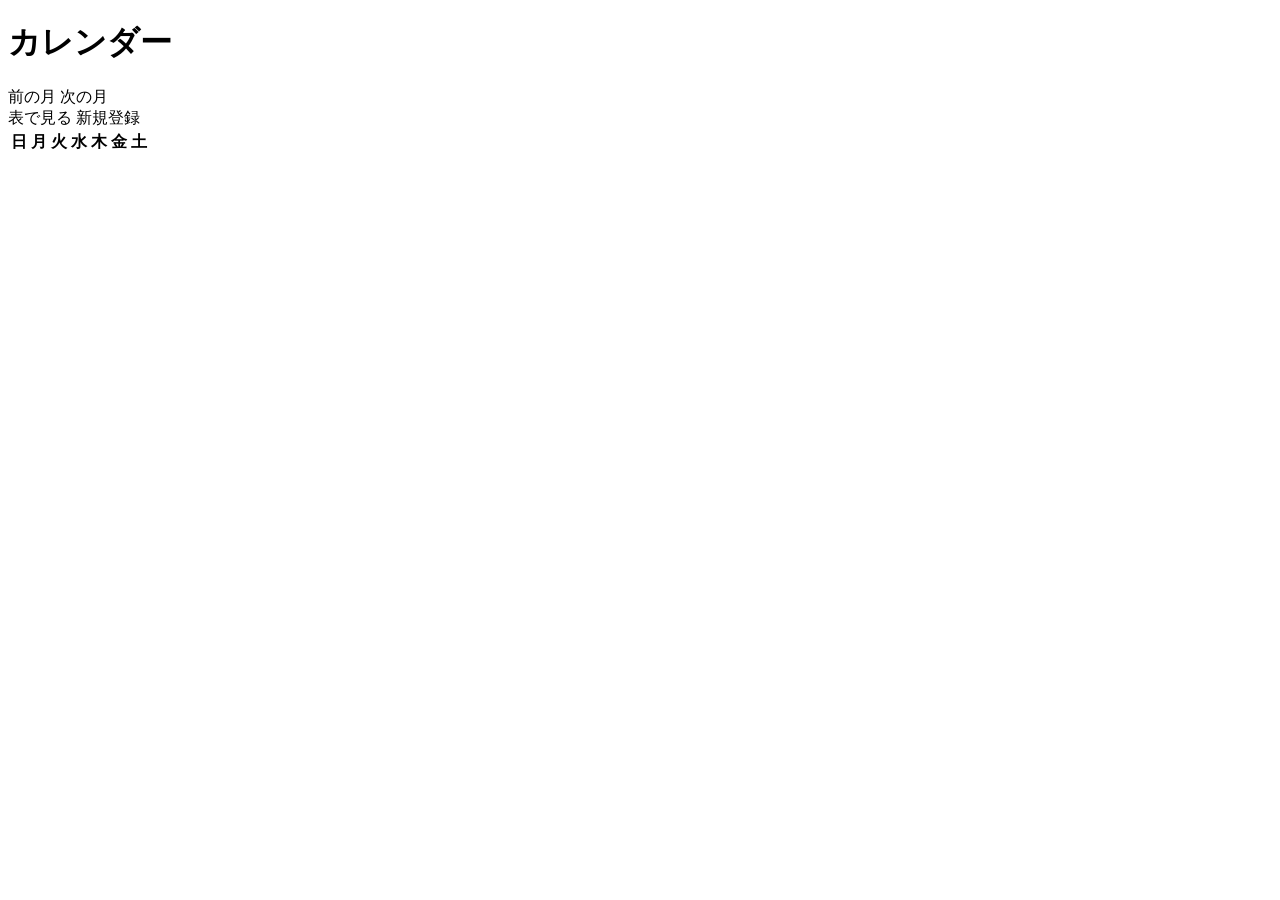
<file: src/main/resources/templates/calendar.html>
<!DOCTYPE html>
<html lang="ja" xmlns:th="http://www.thymeleaf.org">
<head>
    <meta charset="UTF-8">
    <meta name="viewport" content="width=device-width, initial-scale=1.0">
    <title>カレンダー</title>
    <link rel="stylesheet" th:href="@{/css/style.css}">
</head>
<body>
    <div class="container">
        <p id="holiday-error" role="status" hidden>祝日を取れませんでした</p>
        <h1 id="calendar-title" class="page-title" th:text="${year + '年' + month + '月'}">カレンダー</h1>
        <nav class="calendar-nav" aria-label="カレンダーの操作">
            <div class="calendar-nav-group">
                <a class="link" th:href="@{/calendar(year=${previousMonth.year},month=${previousMonth.monthValue})}">前の月</a>
                <a class="link" th:href="@{/calendar(year=${nextMonth.year},month=${nextMonth.monthValue})}">次の月</a>
            </div>
            <div class="calendar-nav-group calendar-nav-actions">
                <a class="link" th:href="@{/todos}">表で見る</a>
                <a class="btn" th:href="@{/todos/new}">新規登録</a>
            </div>
        </nav>
        <table class="calendar-table" aria-labelledby="calendar-title" th:attr="data-from=${firstDay},data-to=${lastDay}">
            <thead>
                <tr>
                    <th scope="col">日</th>
                    <th scope="col">月</th>
                    <th scope="col">火</th>
                    <th scope="col">水</th>
                    <th scope="col">木</th>
                    <th scope="col">金</th>
                    <th scope="col">土</th>
                </tr>
            </thead>
            <tbody>
                <tr th:each="week : ${weeks}">
                    <td th:each="day : ${week}" th:attr="data-date=${day}">
                        <span th:if="${day != null}" th:text="${day.dayOfMonth}"></span>
                    </td>
                </tr>
            </tbody>
        </table>
    </div>
    <script>
        const table = document.querySelector('table[data-from][data-to]');
        const params = new URLSearchParams({
            from: table.dataset.from,
            to: table.dataset.to
        });
        const cells = new Map();
        const now = new Date();
        const today = `${now.getFullYear()}-${String(now.getMonth() + 1).padStart(2, '0')}-${String(now.getDate()).padStart(2, '0')}`;
        table.querySelectorAll('td[data-date]').forEach(cell => {
            cells.set(cell.dataset.date, cell);
            const day = new Date(`${cell.dataset.date}T00:00:00`).getDay();
            if (day === 6) {
                cell.style.backgroundColor = '#dbeafe';
            } else if (day === 0) {
                cell.style.backgroundColor = '#ffedd5';
            }
            if (cell.dataset.date === today) {
                cell.style.backgroundColor = '#fff8dc';
            }
        });

        async function loadTodos() {
            try {
                const res = await fetch(`/api/todos?${params}`);
                if (!res.ok) {
                    throw new Error('やることを取得できませんでした。');
                }
                const todos = await res.json();
                const todosByDate = new Map();
                for (const todo of todos) {
                    if (!cells.has(todo.dueDate)) {
                        continue;
                    }
                    if (!todosByDate.has(todo.dueDate)) {
                        todosByDate.set(todo.dueDate, []);
                    }
                    todosByDate.get(todo.dueDate).push(todo);
                }
                const maxVisible = 2;
                for (const [date, dayTodos] of todosByDate) {
                    const cell = cells.get(date);
                    for (const todo of dayTodos.slice(0, maxVisible)) {
                        const title = document.createElement('a');
                        title.className = 'link calendar-todo';
                        title.href = `/todos/${todo.id}/edit`;
                        title.textContent = todo.title;
                        title.style.color = todo.dueDate < today && !todo.completed
                                ? '#b91c1c' : '#334155';
                        cell.appendChild(title);
                    }
                    if (dayTodos.length > maxVisible) {
                        const more = document.createElement('div');
                        more.textContent = `ほか ${dayTodos.length - maxVisible}件`;
                        more.style.color = '#334155';
                        cell.appendChild(more);
                    }
                }
            } catch (error) {
                console.error('やることの読み込みに失敗しました。', error);
            }
        }

        async function loadHolidays() {
            const message = document.getElementById('holiday-error');
            try {
                const res = await fetch(`/api/holidays?${params}`);
                message.hidden = !res.headers.has('X-Holidays-Unavailable');
                if (!res.ok) {
                    throw new Error('祝日を取得できませんでした。');
                }
                const holidays = await res.json();
                for (const [date, name] of Object.entries(holidays)) {
                    const cell = cells.get(date);
                    if (cell) {
                        if (date !== today) {
                            cell.style.backgroundColor = '#fce7f3';
                        }
                        cell.title = name;
                    }
                }
            } catch (error) {
                message.hidden = false;
                console.error('祝日の読み込みに失敗しました。', error);
            }
        }

        loadTodos();
        loadHolidays();
    </script>
</body>
</html>
</file>
